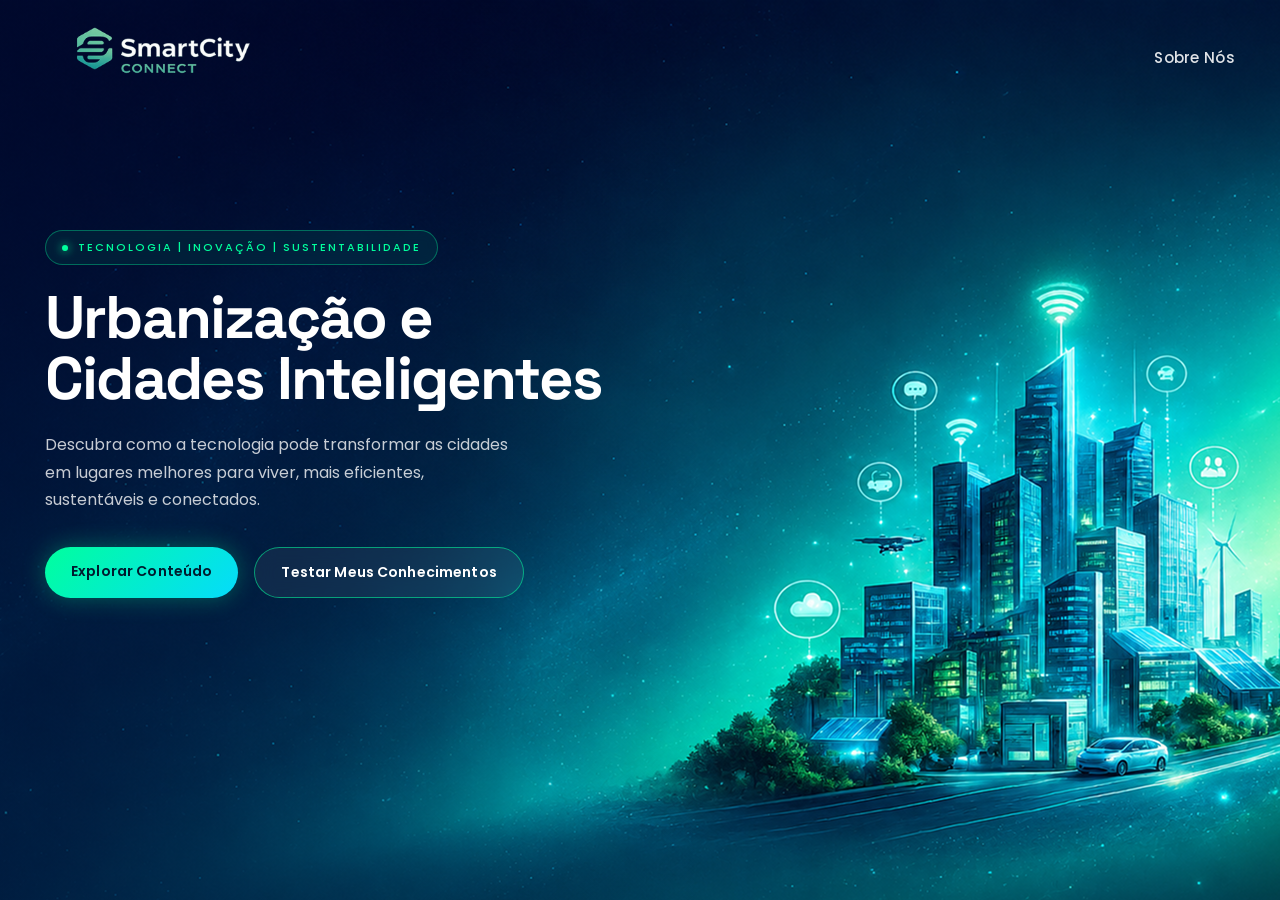
<file: index.html>
<!DOCTYPE html>
<html lang="pt-br">

<head>
  <meta charset="UTF-8">
  <meta name="viewport" content="width=device-width, initial-scale=1.0">
  <link rel="preconnect" href="https://fonts.googleapis.com">
  <link rel="preconnect" href="https://fonts.gstatic.com" crossorigin>
  <link href="https://fonts.googleapis.com/css2?family=Poppins:wght@400;500;600;700&family=Space+Grotesk:wght@500;700&display=swap" rel="stylesheet">
  <link rel="shortcut icon" href="imgs/icone.png" type="image/x-icon">
  <link rel="stylesheet" href="style.css">
  <link rel="stylesheet" href="styles/nav.css">
  <title>SmartCity Connect</title>
</head>

<body>
  <header>
    <img src="imgs/logo 1.png" alt="Logo">

    <nav>
      <a href="pages/cidades.html#sobre-nos">Sobre Nós</a>
    </nav>
  </header>

  <div class="Hero">
    <p>TECNOLOGIA | INOVAÇÃO | SUSTENTABILIDADE</p>
    <h1>Urbanização e
      Cidades Inteligentes</h1>

    <p>Descubra como a tecnologia pode transformar as cidades em lugares melhores para viver, mais eficientes,
      sustentáveis e conectados.</p>
  </div>

  <div class="Navegação">
    <a href="pages/urbanizacao.html">Explorar Conteúdo</a>
    <a href="pages/quiz.html">Testar Meus Conhecimentos</a>
  </div>
</body>

</html>
</file>
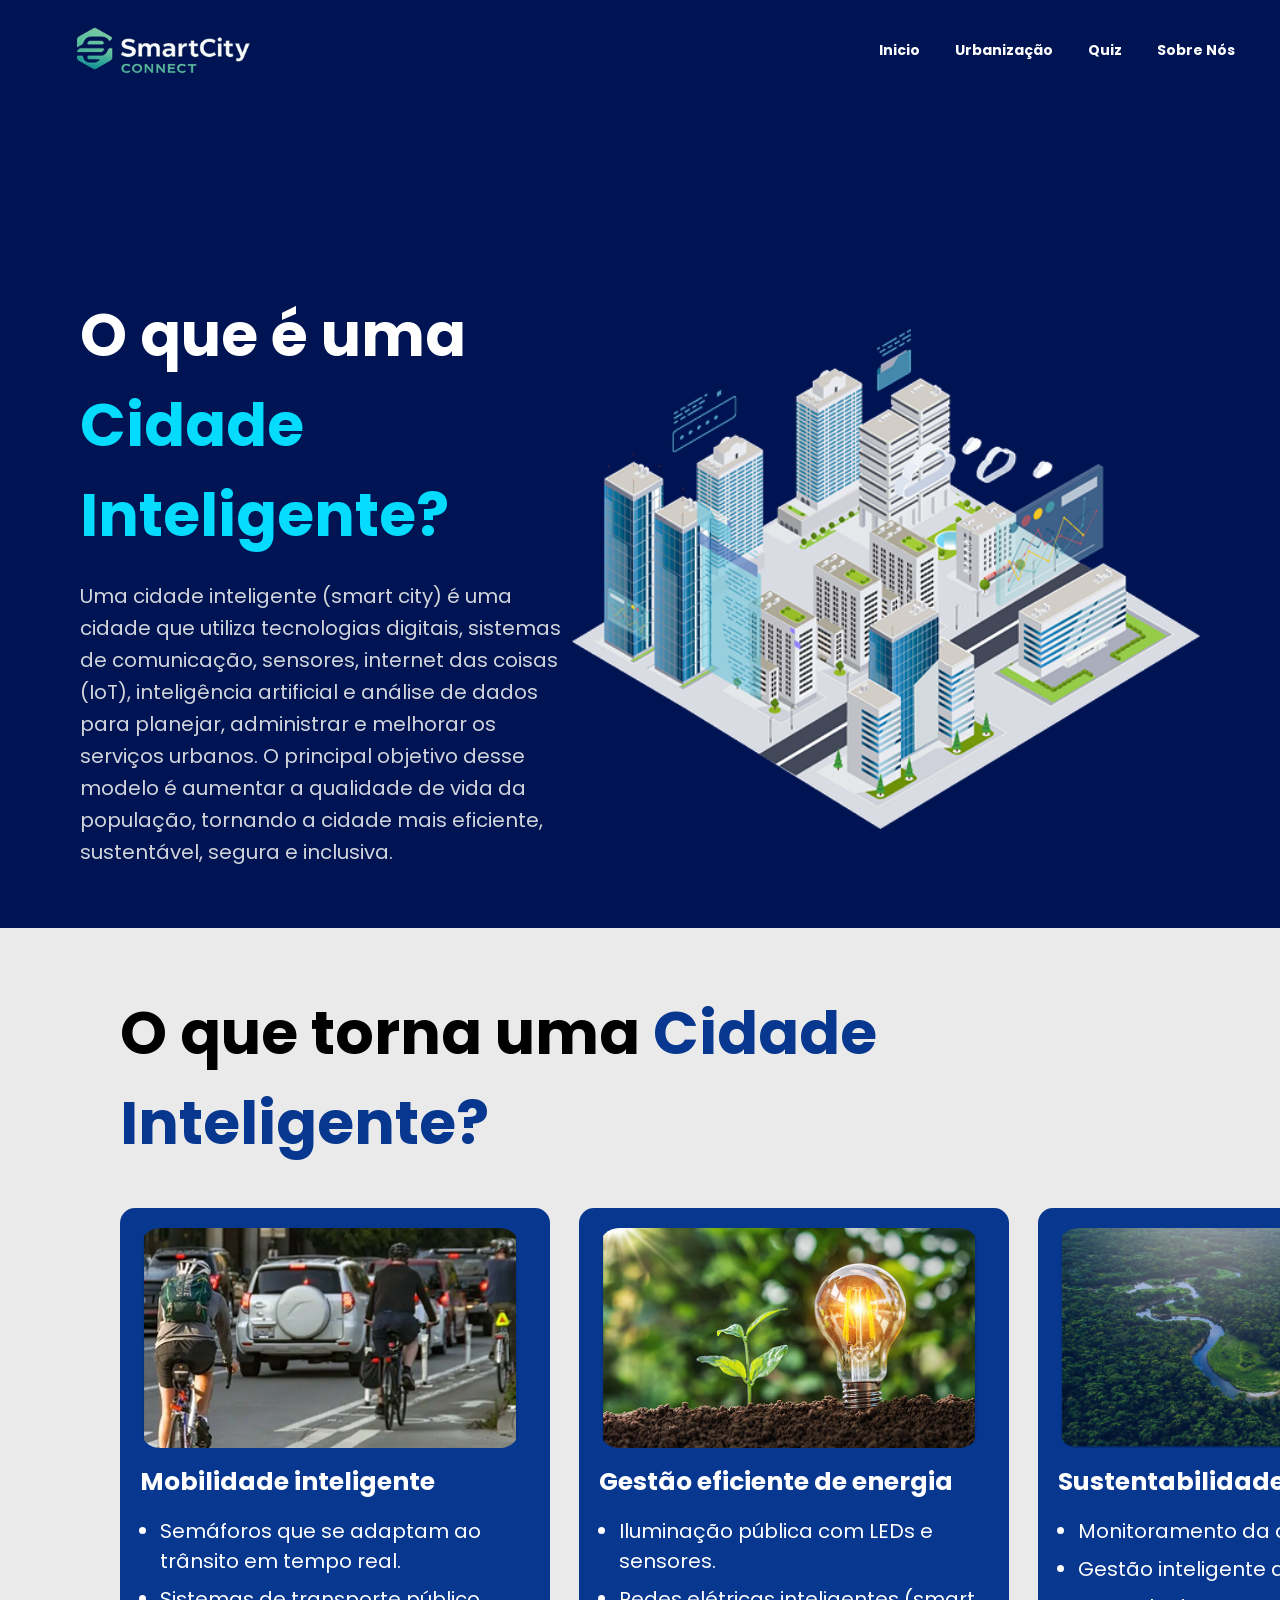
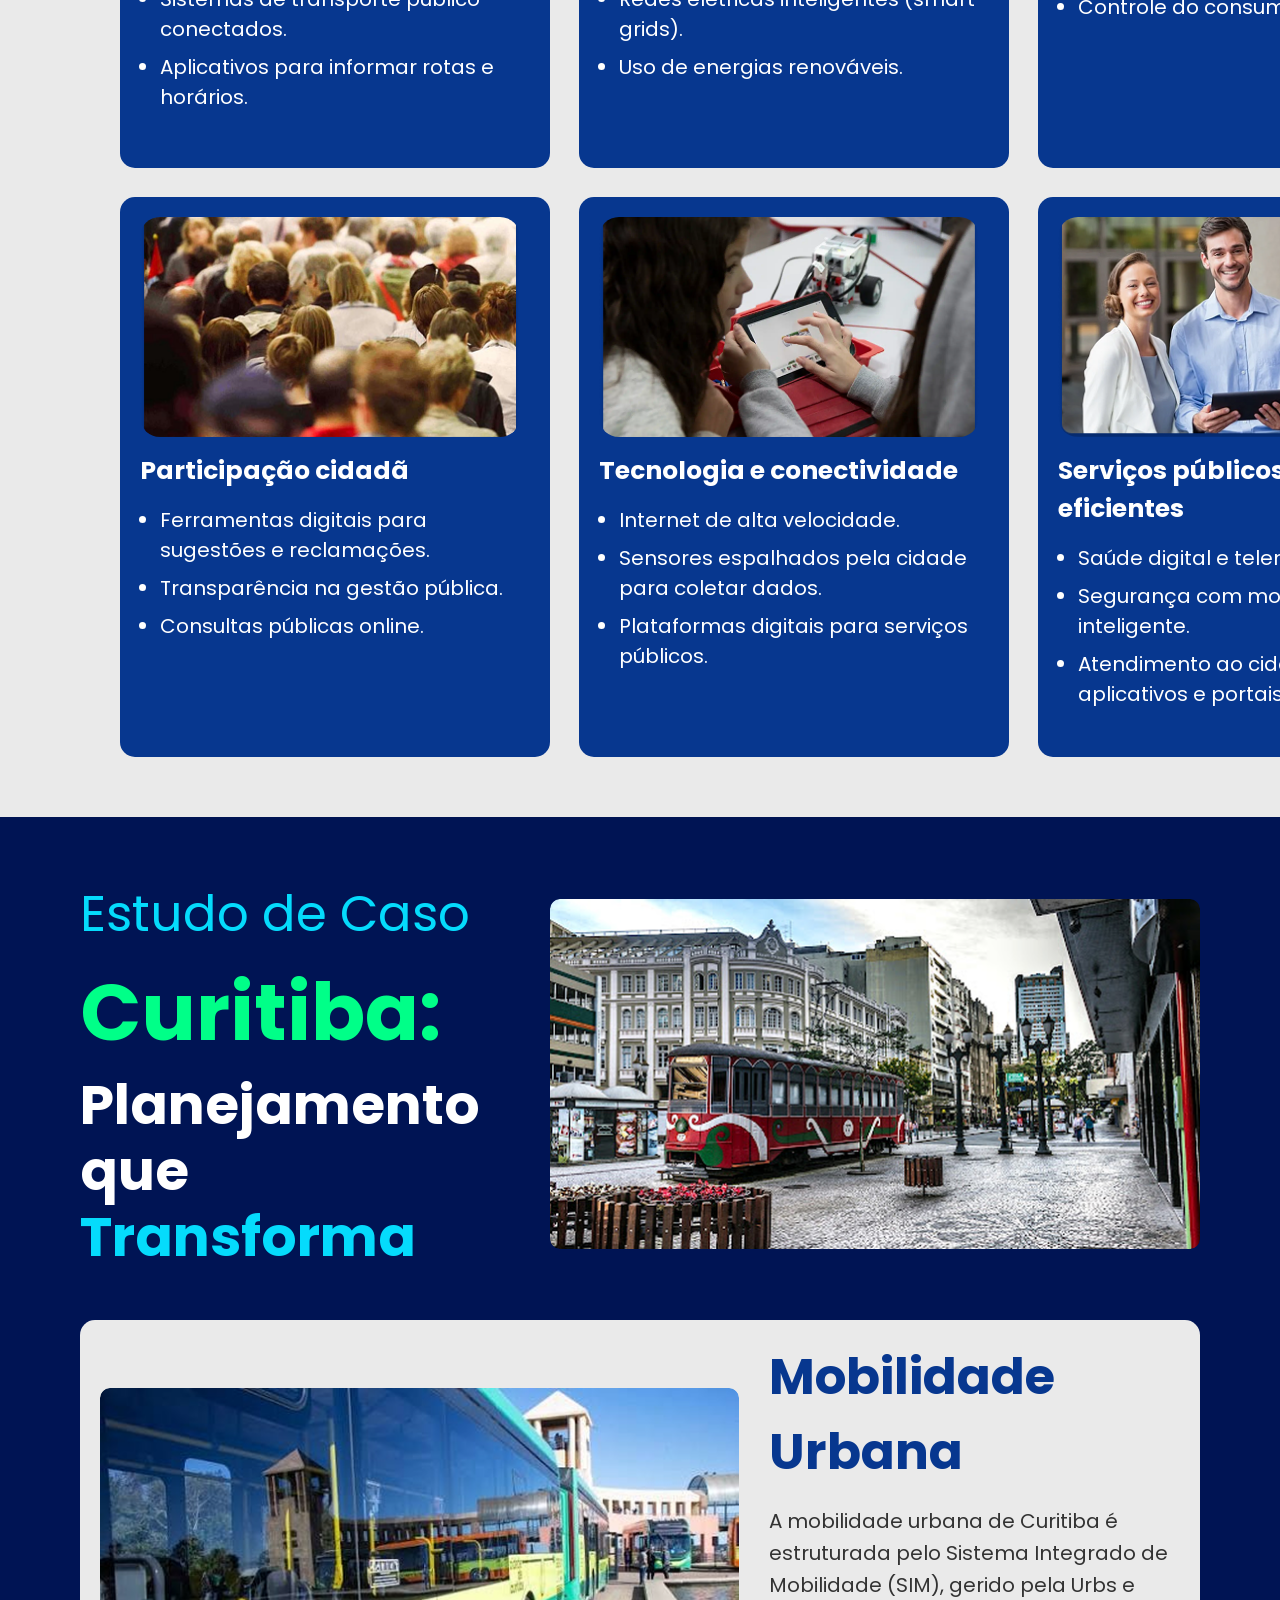
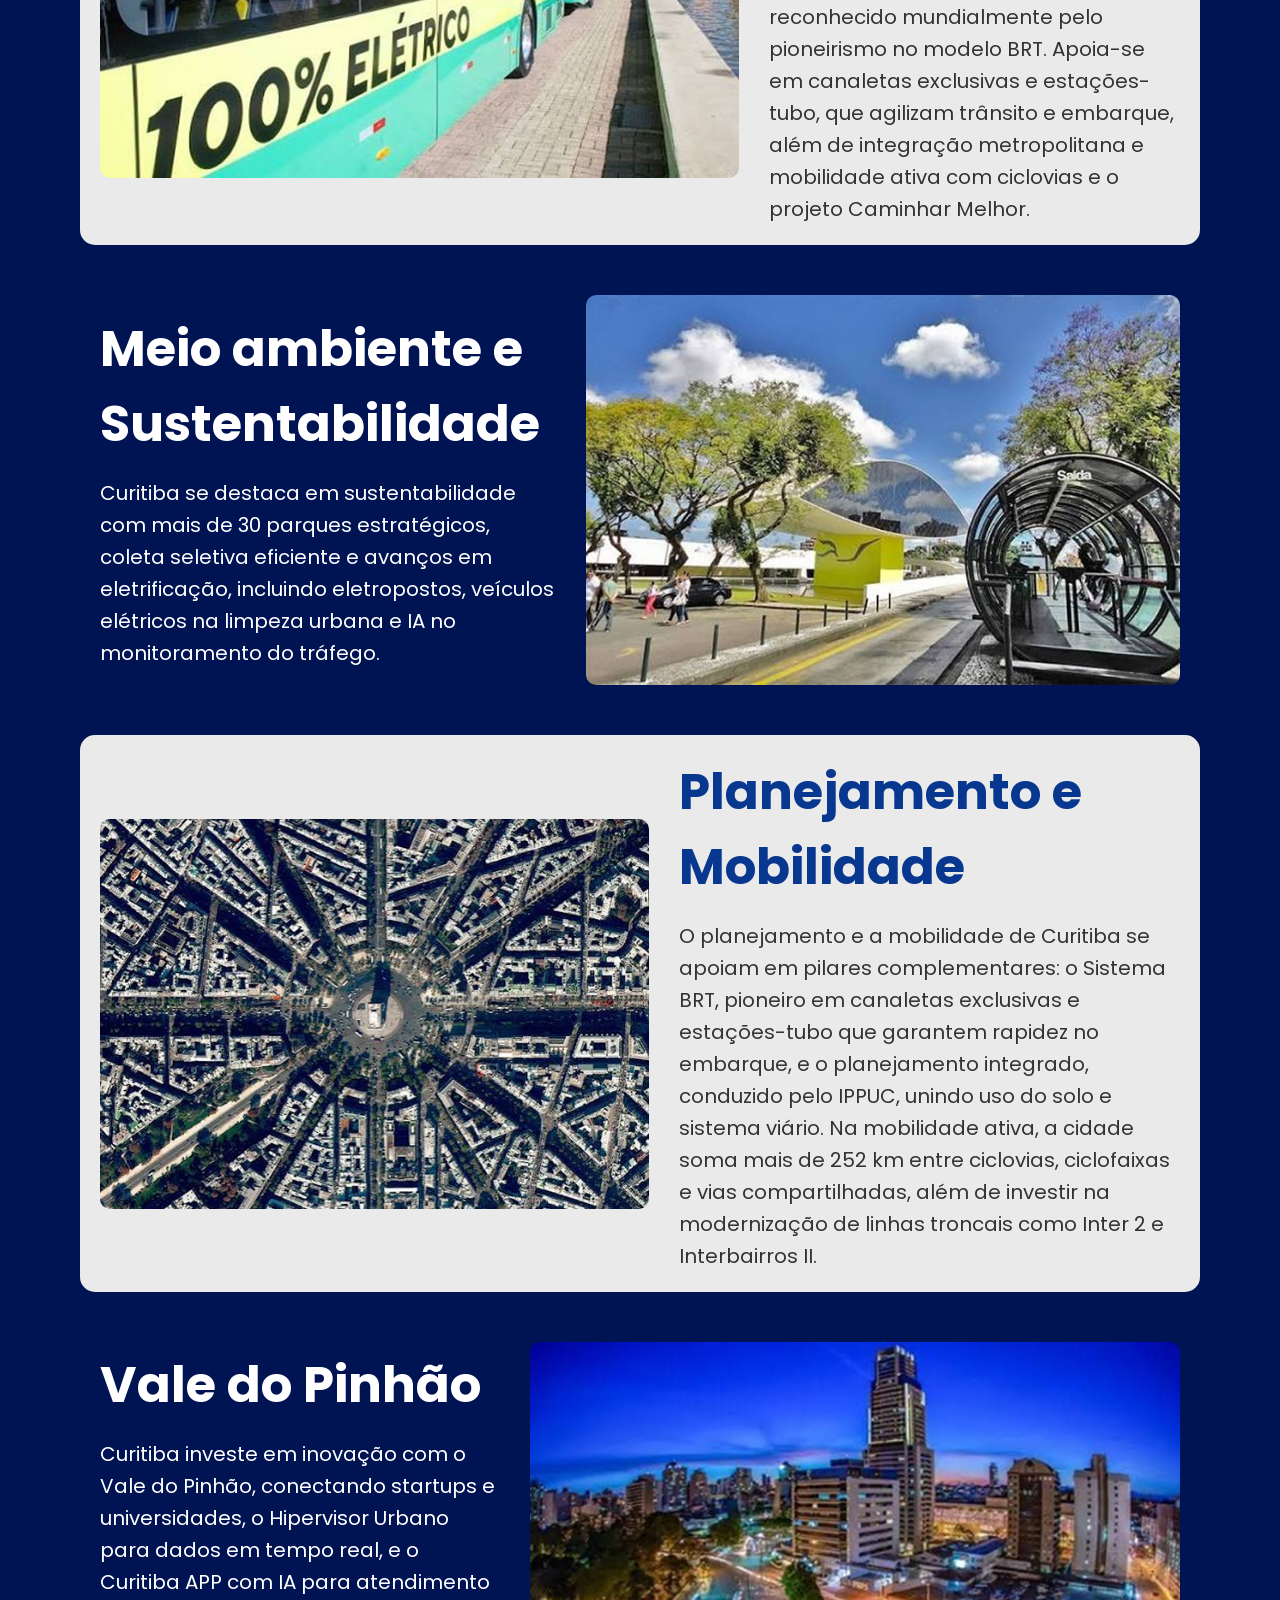
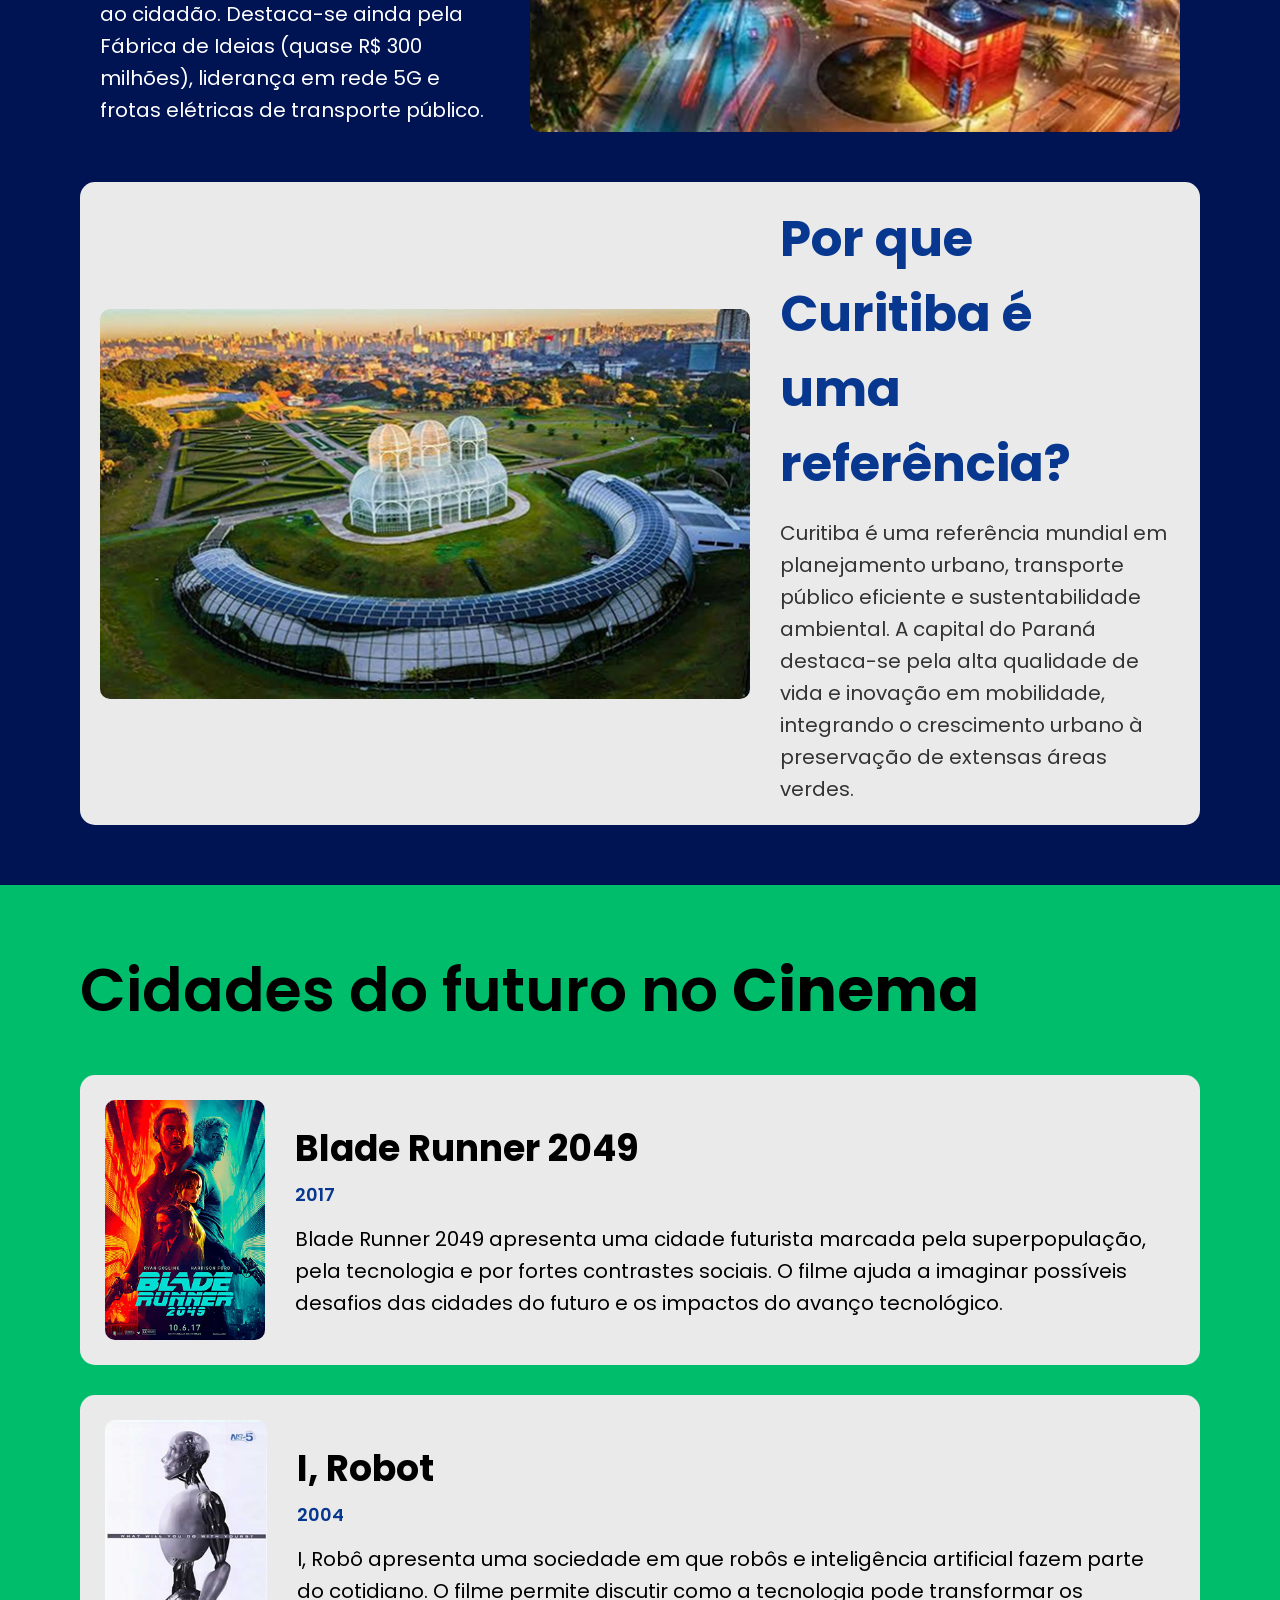
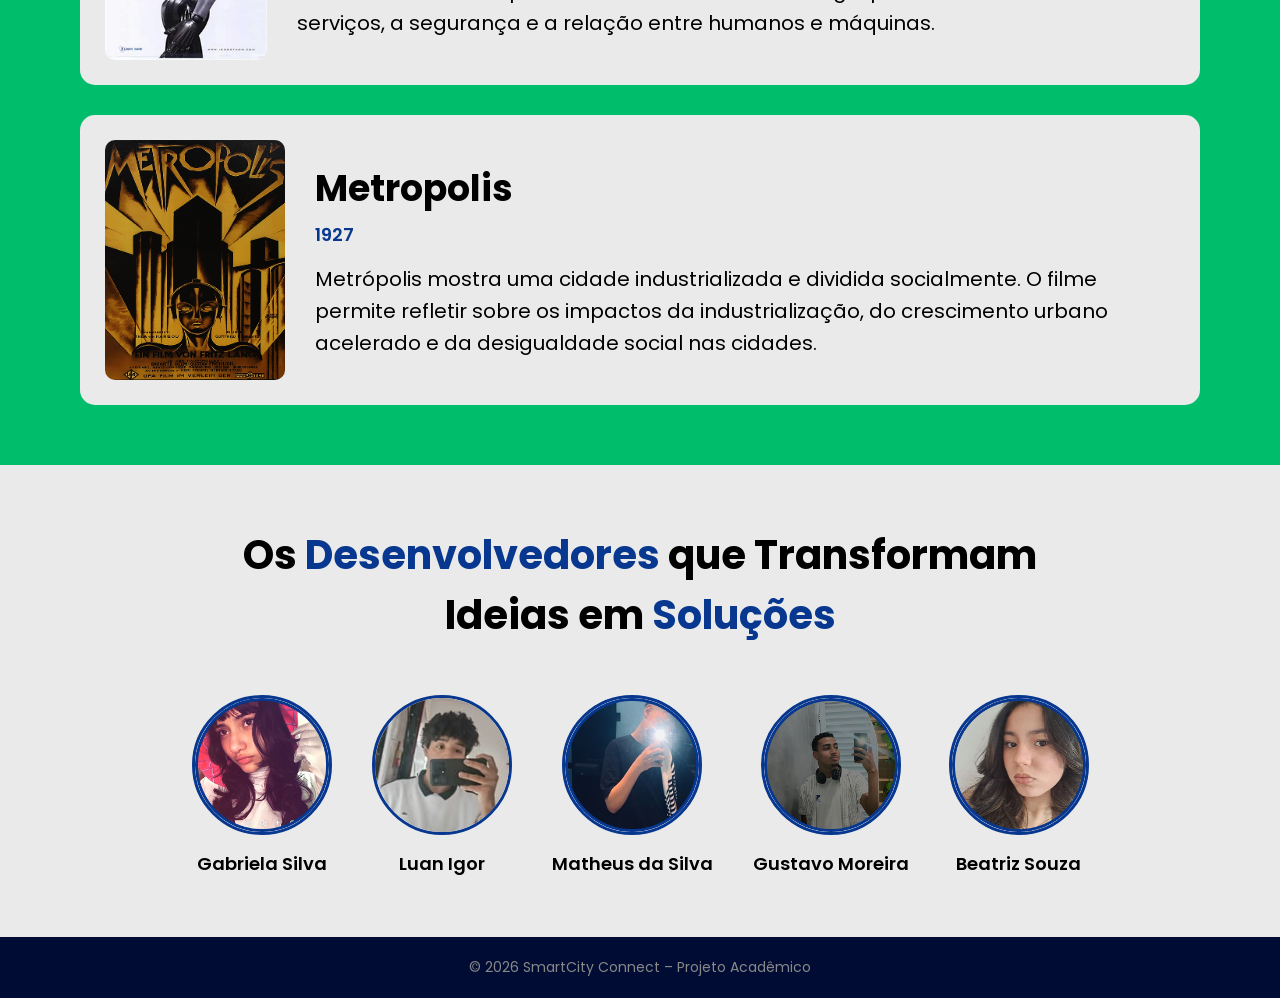
<file: cidades.html>
<!DOCTYPE html>
<html lang="pt-BR">

<head>
    <meta charset="UTF-8">
    <meta name="viewport" content="width=device-width, initial-scale=1.0">
    <link href="https://fonts.googleapis.com/css2?family=Poppins:wght@300;400;500;600;700&display=swap" rel="stylesheet">
    <link rel="shortcut icon" href="imgs/icone.png" type="image/x-icon">
    <link rel="stylesheet" href="nav.css">
    <link rel="stylesheet" href="cidades.css">
    <title>Cidades Inteligentes</title>
</head>

<body>
    <header>
        <img src="imgs/logo 1.png" alt="Logo">
    
        <nav>
          <a href="index.html">Inicio</a>
          <a href="urbanizacao.html">Urbanização</a>
          <a href="quiz.html">Quiz</a>
          <a href="#sobre-nos">Sobre Nós</a>
        </nav>
      </header>

    <section class="cidadeEsperta">
        <div class="infoCidadeInteligente">
            <h1>O que é uma <span class="ciano">Cidade Inteligente?</span></h1>
            <p>Uma cidade inteligente (smart city) é uma cidade que utiliza tecnologias digitais, sistemas de
                comunicação, sensores, internet das coisas (IoT), inteligência artificial e análise de dados para
                planejar, administrar e melhorar os serviços urbanos. O principal objetivo desse modelo é aumentar a
                qualidade de vida da população, tornando a cidade mais eficiente, sustentável, segura e inclusiva.</p>
        </div>
        <img src="imgs/cidadeSmart.png" alt="Ilustração Cidade Inteligente" class="imgCidadeSmart">
    </section>

    <section class="tornaInteligente">
        <h2>O que torna uma <span>Cidade Inteligente?</span></h2>

        <div class="cards">
            <div class="card">
                <img src="imgs/mobilidade.png" alt="Mobilidade">
                <h3>Mobilidade inteligente</h3>
                <ul>
                    <li>Semáforos que se adaptam ao trânsito em tempo real.</li>
                    <li>Sistemas de transporte público conectados.</li>
                    <li>Aplicativos para informar rotas e horários.</li>
                </ul>
            </div>

            <div class="card">
                <img src="imgs/energia.png" alt="Energia">
                <h3>Gestão eficiente de energia</h3>
                <ul>
                    <li>Iluminação pública com LEDs e sensores.</li>
                    <li>Redes elétricas inteligentes (smart grids).</li>
                    <li>Uso de energias renováveis.</li>
                </ul>
            </div>

            <div class="card">
                <img src="imgs/sustentabilide.png" alt="Sustentabilidade">
                <h3>Sustentabilidade ambiental</h3>
                <ul>
                    <li>Monitoramento da qualidade do ar.</li>
                    <li>Gestão inteligente de resíduos.</li>
                    <li>Controle do consumo de água.</li>
                </ul>
            </div>

            <div class="card">
                <img src="imgs/cidadao.png" alt="Participação">
                <h3>Participação cidadã</h3>
                <ul>
                    <li>Ferramentas digitais para sugestões e reclamações.</li>
                    <li>Transparência na gestão pública.</li>
                    <li>Consultas públicas online.</li>
                </ul>
            </div>

            <div class="card">
                <img src="imgs/tecnologia.png" alt="Tecnologia">
                <h3>Tecnologia e conectividade</h3>
                <ul>
                    <li>Internet de alta velocidade.</li>
                    <li>Sensores espalhados pela cidade para coletar dados.</li>
                    <li>Plataformas digitais para serviços públicos.</li>
                </ul>
            </div>

            <div class="card">
                <img src="imgs/servico.png" alt="Serviços">
                <h3>Serviços públicos mais eficientes</h3>
                <ul>
                    <li>Saúde digital e telemedicina.</li>
                    <li>Segurança com monitoramento inteligente.</li>
                    <li>Atendimento ao cidadão por aplicativos e portais online.</li>
                </ul>
            </div>
        </div>
    </section>

    <section class="caso">
        <div class="headerCaso">
            <div class="textoCaso">
                <h2>Estudo de Caso</h2>
                <h1 id="coritiba">Curitiba:</h1>
                <p>Planejamento que <br><span class="ciano">Transforma</span></p>
            </div>
            <img src="imgs/coritiba2.png" alt="Bonde Curitiba" class="imgHeaderCaso">
        </div>

        <div class="cardsCaso">
            <div class="cardCaso">
                <img src="imgs/curotiba 1.png" alt="Ônibus Elétrico">
                <div class="conteudoCaso">
                    <h3>Mobilidade Urbana</h3>
                    <p>A mobilidade urbana de Curitiba é estruturada pelo Sistema Integrado de Mobilidade (SIM), gerido pela Urbs e reconhecido mundialmente pelo pioneirismo no modelo BRT. Apoia-se em canaletas exclusivas e estações-tubo, que agilizam trânsito e embarque, além de integração metropolitana e mobilidade ativa com ciclovias e o projeto Caminhar Melhor.</p>
                </div>
            </div>

            <div class="cardCaso inverte">
                <div class="conteudoCaso">
                    <h3>Meio ambiente e <br>Sustentabilidade</h3>
                    <p>Curitiba se destaca em sustentabilidade com mais de 30 parques estratégicos, coleta seletiva eficiente e avanços em eletrificação, incluindo eletropostos, veículos elétricos na limpeza urbana e IA no monitoramento do tráfego.</p>
                </div>
                <img src="imgs/meio 1.png" alt="Estação Tubo Verde">
            </div>

            <div class="cardCaso">
                <img src="imgs/pilarex 1.png" alt="Vista aérea Curitiba">
                <div class="conteudoCaso">
                    <h3>Planejamento e <br>Mobilidade</h3>
                    <p>O planejamento e a mobilidade de Curitiba se apoiam em pilares complementares: o Sistema BRT, pioneiro em canaletas exclusivas e estações-tubo que garantem rapidez no embarque, e o planejamento integrado, conduzido pelo IPPUC, unindo uso do solo e sistema viário. Na mobilidade ativa, a cidade soma mais de 252 km entre ciclovias, ciclofaixas e vias compartilhadas, além de investir na modernização de linhas troncais como Inter 2 e Interbairros II.</p>
                </div>
            </div>

            <div class="cardCaso inverte">
                <div class="conteudoCaso">
                    <h3>Vale do Pinhão</h3>
                    <p>Curitiba investe em inovação com o Vale do Pinhão, conectando startups e universidades, o Hipervisor Urbano para dados em tempo real, e o Curitiba APP com IA para atendimento ao cidadão. Destaca-se ainda pela Fábrica de Ideias (quase R$ 300 milhões), liderança em rede 5G e frotas elétricas de transporte público.</p>
                </div>
                <img src="imgs/vava.png" alt="Vale do Pinhão à noite">
            </div>

            <div class="cardCaso">
                <img src="imgs/titi 1.png" alt="Jardim Botânico">
                <div class="conteudoCaso">
                    <h3>Por que Curitiba é <br>uma referência?</h3>
                    <p>Curitiba é uma referência mundial em planejamento urbano, transporte público eficiente e sustentabilidade ambiental. A capital do Paraná destaca-se pela alta qualidade de vida e inovação em mobilidade, integrando o crescimento urbano à preservação de extensas áreas verdes.</p>
                </div>
            </div>
        </div>
    </section>

    <section class="cinema">
        <h2>Cidades do futuro no <span>Cinema</span></h2>

        <div class="cardsCinema">
            <div class="cardCinema">
                <img src="imgs/blade.png" alt="Blade Runner 2049">
                <div class="infoCinema">
                    <h3>Blade Runner 2049</h3>
                    <span class="ano">2017</span>
                    <p>Blade Runner 2049 apresenta uma cidade futurista marcada pela superpopulação, pela tecnologia e por fortes contrastes sociais. O filme ajuda a imaginar possíveis desafios das cidades do futuro e os impactos do avanço tecnológico.</p>
                </div>
            </div>

            <div class="cardCinema">
                <img src="imgs/robot.png" alt="I, Robot">
                <div class="infoCinema">
                    <h3>I, Robot</h3>
                    <span class="ano">2004</span>
                    <p>I, Robô apresenta uma sociedade em que robôs e inteligência artificial fazem parte do cotidiano. O filme permite discutir como a tecnologia pode transformar os serviços, a segurança e a relação entre humanos e máquinas.</p>
                </div>
            </div>

            <div class="cardCinema">
                <img src="imgs/metropolis.png" alt="Metropolis">
                <div class="infoCinema">
                    <h3>Metropolis</h3>
                    <span class="ano">1927</span>
                    <p>Metrópolis mostra uma cidade industrializada e dividida socialmente. O filme permite refletir sobre os impactos da industrialização, do crescimento urbano acelerado e da desigualdade social nas cidades.</p>
                </div>
            </div>
        </div>
    </section>

    <section class="desenvolvedores" id="sobre-nos">
        <h2>Os <span>Desenvolvedores</span> que Transformam <br>Ideias em <span>Soluções</span></h2>

        <div class="gridDevs">
            <div class="dev">
                <img src="imgs/gaga.png" alt="Gabriela Silva">
                <p>Gabriela Silva</p>
            </div>
            <div class="dev">
                <img src="imgs/euu.jpg" alt="Luan Igor">
                <p>Luan Igor</p>
            </div>
            <div class="dev">
                <img src="imgs/mama.png" alt="Matheus da Silva">
                <p>Matheus da Silva</p>
            </div>
            <div class="dev">
                <img src="imgs/gugu.png" alt="Gustavo Moreira">
                <p>Gustavo Moreira</p>
            </div>
            <div class="dev">
                <img src="imgs/bibi.png" alt="Beatriz Souza">
                <p>Beatriz Souza</p>
            </div>
        </div>
    </section>

    <footer>
        <p>&copy; 2026 SmartCity Connect – Projeto Acadêmico</p>
    </footer>
</body>

</html>
</file>
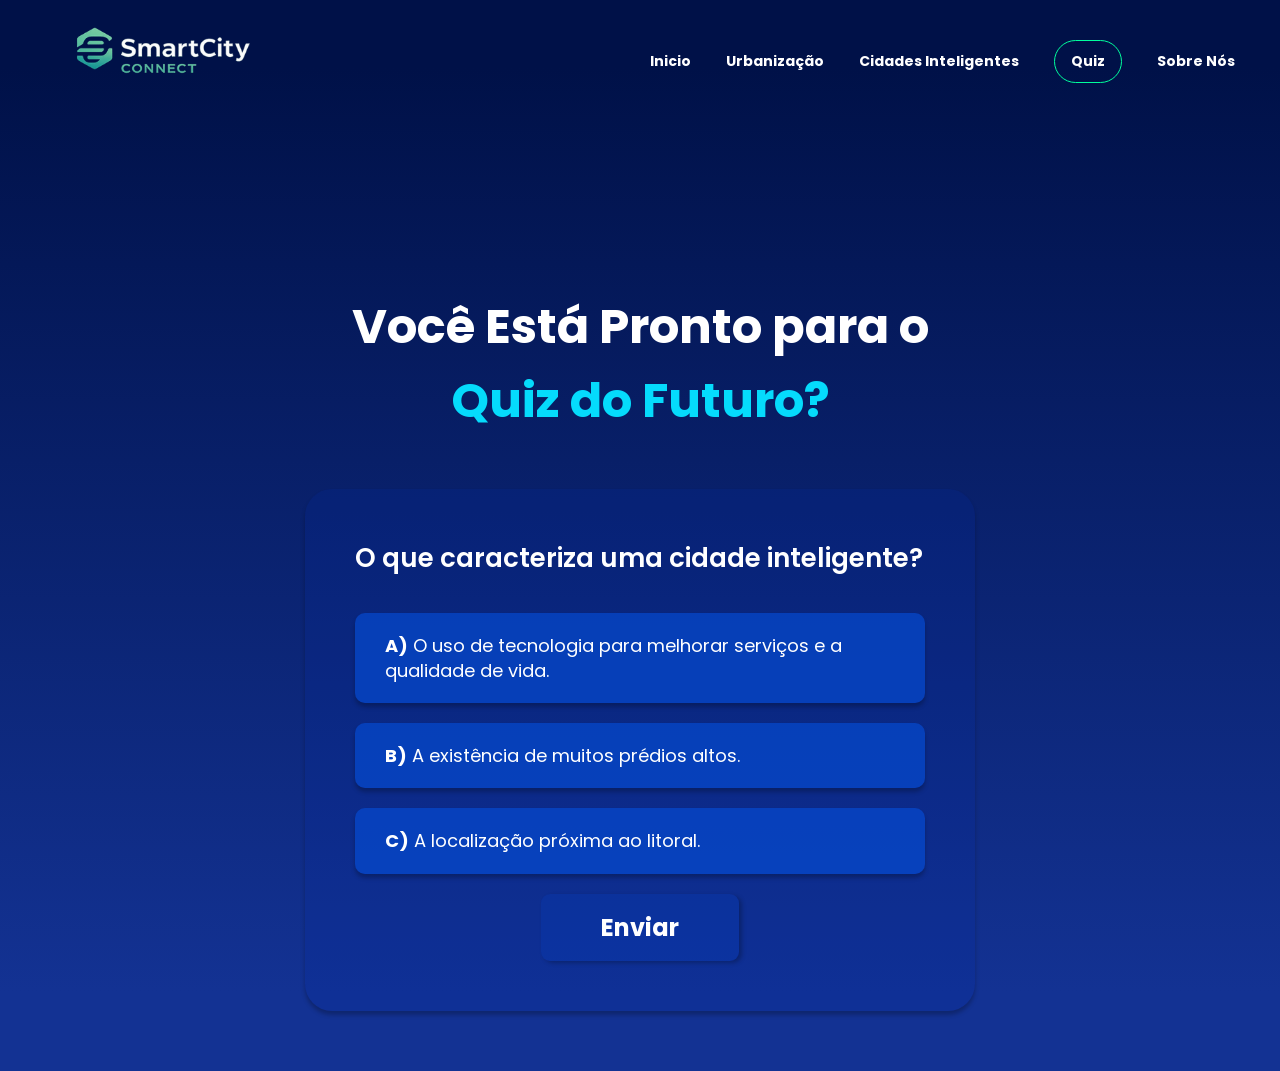
<file: quiz.html>
<!DOCTYPE html>
<html lang="pt-BR">

<head>
  <meta charset="UTF-8">
  <meta name="viewport" content="width=device-width, initial-scale=1.0">
  <title>SmartCity Connect Quiz</title>
  <link rel="preconnect" href="https://fonts.googleapis.com">
  <link rel="preconnect" href="https://fonts.gstatic.com" crossorigin>
  <link
    href="https://fonts.googleapis.com/css2?family=Poppins:ital,wght@0,100;0,200;0,300;0,400;0,500;0,600;0,700;0,800;0,900;1,100;1,200;1,300;1,400;1,500;1,600;1,700;1,800;1,900&display=swap"
    rel="stylesheet">
    <link rel="shortcut icon" href="imgs/icone.png" type="image/x-icon">
  <link rel="stylesheet" href="quiz.css">
  <link rel="stylesheet" href="nav.css">
</head>

<body>
  <header>
    <img src="imgs/logo 1.png" alt="Logo">

    <nav>
      <a href="index.html">Inicio</a>
      <a href="">Urbanização</a>
      <a href="cidades.html">Cidades Inteligentes</a>
      <a href="" class="destaque">Quiz</a>
      <a href="cidades.html#sobre-nos">Sobre Nós</a>
    </nav>
  </header>

  <div class="page">
    <div class="conteudocentral">
      <h1 class="titulo">
        <strong class="l">Você Está Pronto para o</strong>
        <strong class="ld">Quiz do Futuro?</strong>
      </h1>

      <div class="quiz-card">
        <h2>O que caracteriza uma cidade inteligente?</h2>

        <label class="option">
          <strong>A)</strong> O uso de tecnologia para melhorar serviços e a qualidade de vida.
        </label>

        <label class="option">
          <strong>B)</strong> A existência de muitos prédios altos.
        </label>

        <label class="option">
          <strong>C)</strong> A localização próxima ao litoral.
        </label>

        <a href="outrapagina.html">
          <button class="enviar">Enviar</button>
        </a>

      </div>
    </div>

  </div>
  </div>

</body>

</html>
</file>
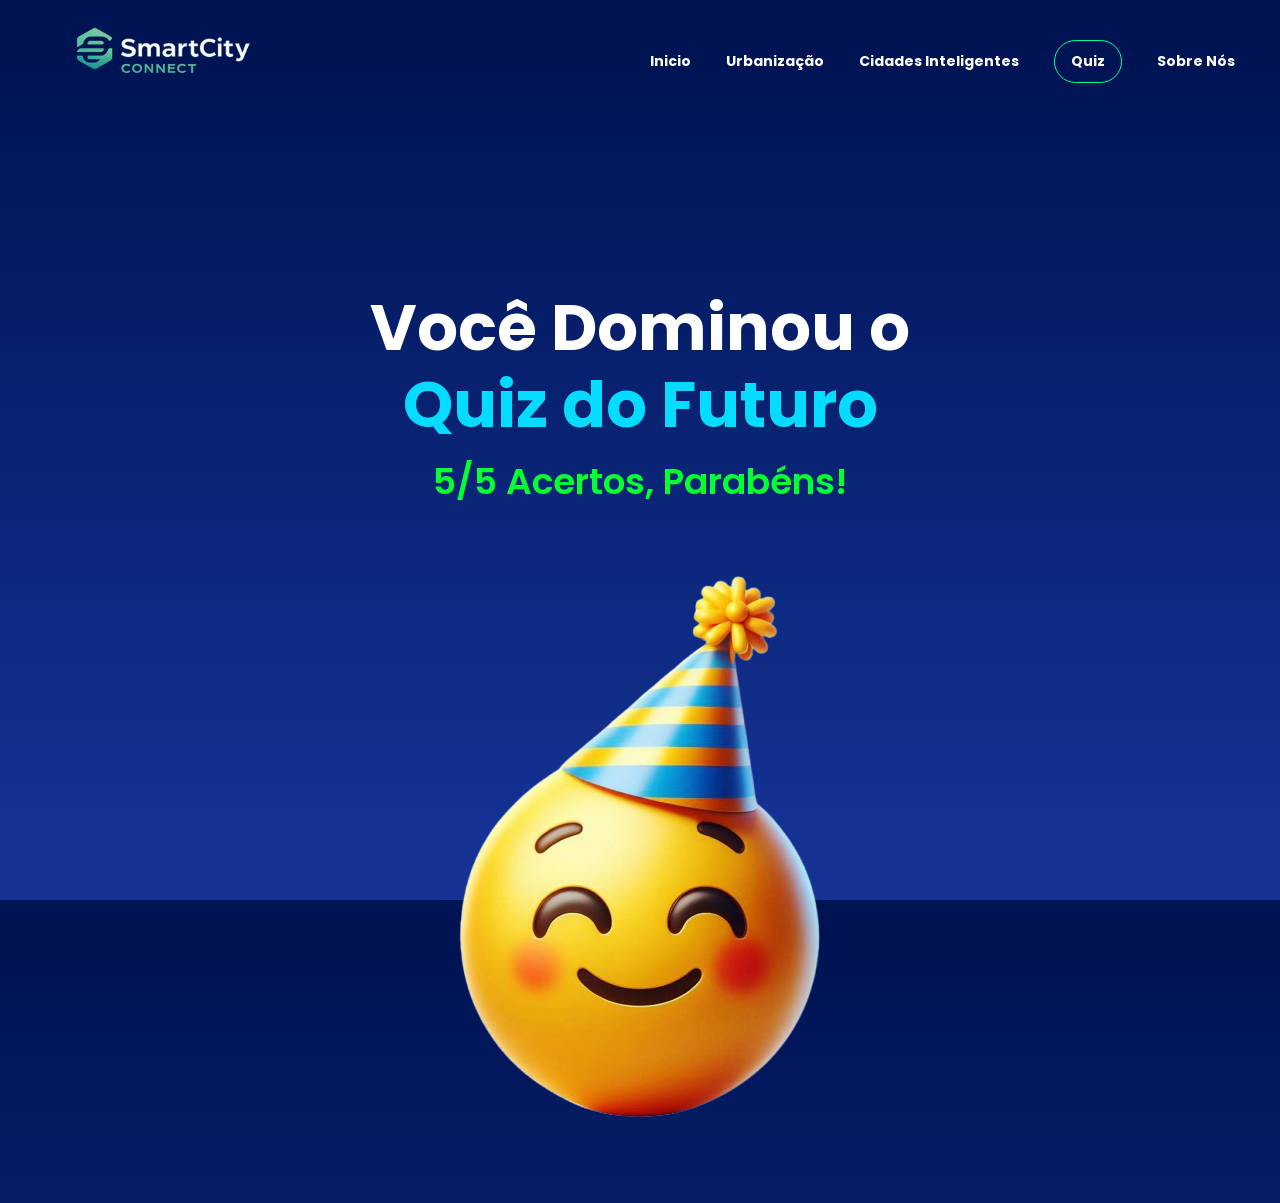
<file: resultado.html>
<!DOCTYPE html>
<html lang="pt-BR">

<head>
  <meta charset="UTF-8">
  <meta name="viewport" content="width=device-width, initial-scale=1.0">
  <title>SmartCity Connect - Resultado do Quiz</title>
  <link rel="preconnect" href="https://fonts.googleapis.com">
  <link rel="preconnect" href="https://fonts.gstatic.com" crossorigin>
  <link
    href="https://fonts.googleapis.com/css2?family=Poppins:ital,wght@0,100;0,200;0,300;0,400;0,500;0,600;0,700;0,800;0,900;1,100;1,200;1,300;1,400;1,500;1,600;1,700;1,800;1,900&display=swap"
    rel="stylesheet">
    <link rel="shortcut icon" href="imgs/icone.png" type="image/x-icon">
  <link rel="stylesheet" href="resultado.css">
  <link rel="stylesheet" href="nav.css">
</head>

<body>

  <header>
    <img src="imgs/logo 1.png" alt="Logo">

    <nav>
      <a href="index.html">Inicio</a>
      <a href="">Urbanização</a>
      <a href="cidades.html">Cidades Inteligentes</a>
      <a href="quiz.html" class="destaque">Quiz</a>
      <a href="cidades.html#sobre-nos">Sobre Nós</a>
    </nav>
  </header>

  <div class="page">
    <div class="conteudocentral">
      <h1 class="titulo">
        <strong class="l">Você Dominou o</strong>
        <strong class="ld">Quiz do Futuro</strong>
      </h1>

      <p class="pontos">5/5 Acertos, Parabéns!</p>

      <img src="imgs/parabens.png" alt="emoji comemorando" class="imagem-img">
    </div>
  </div>
</body>

</html>
</file>
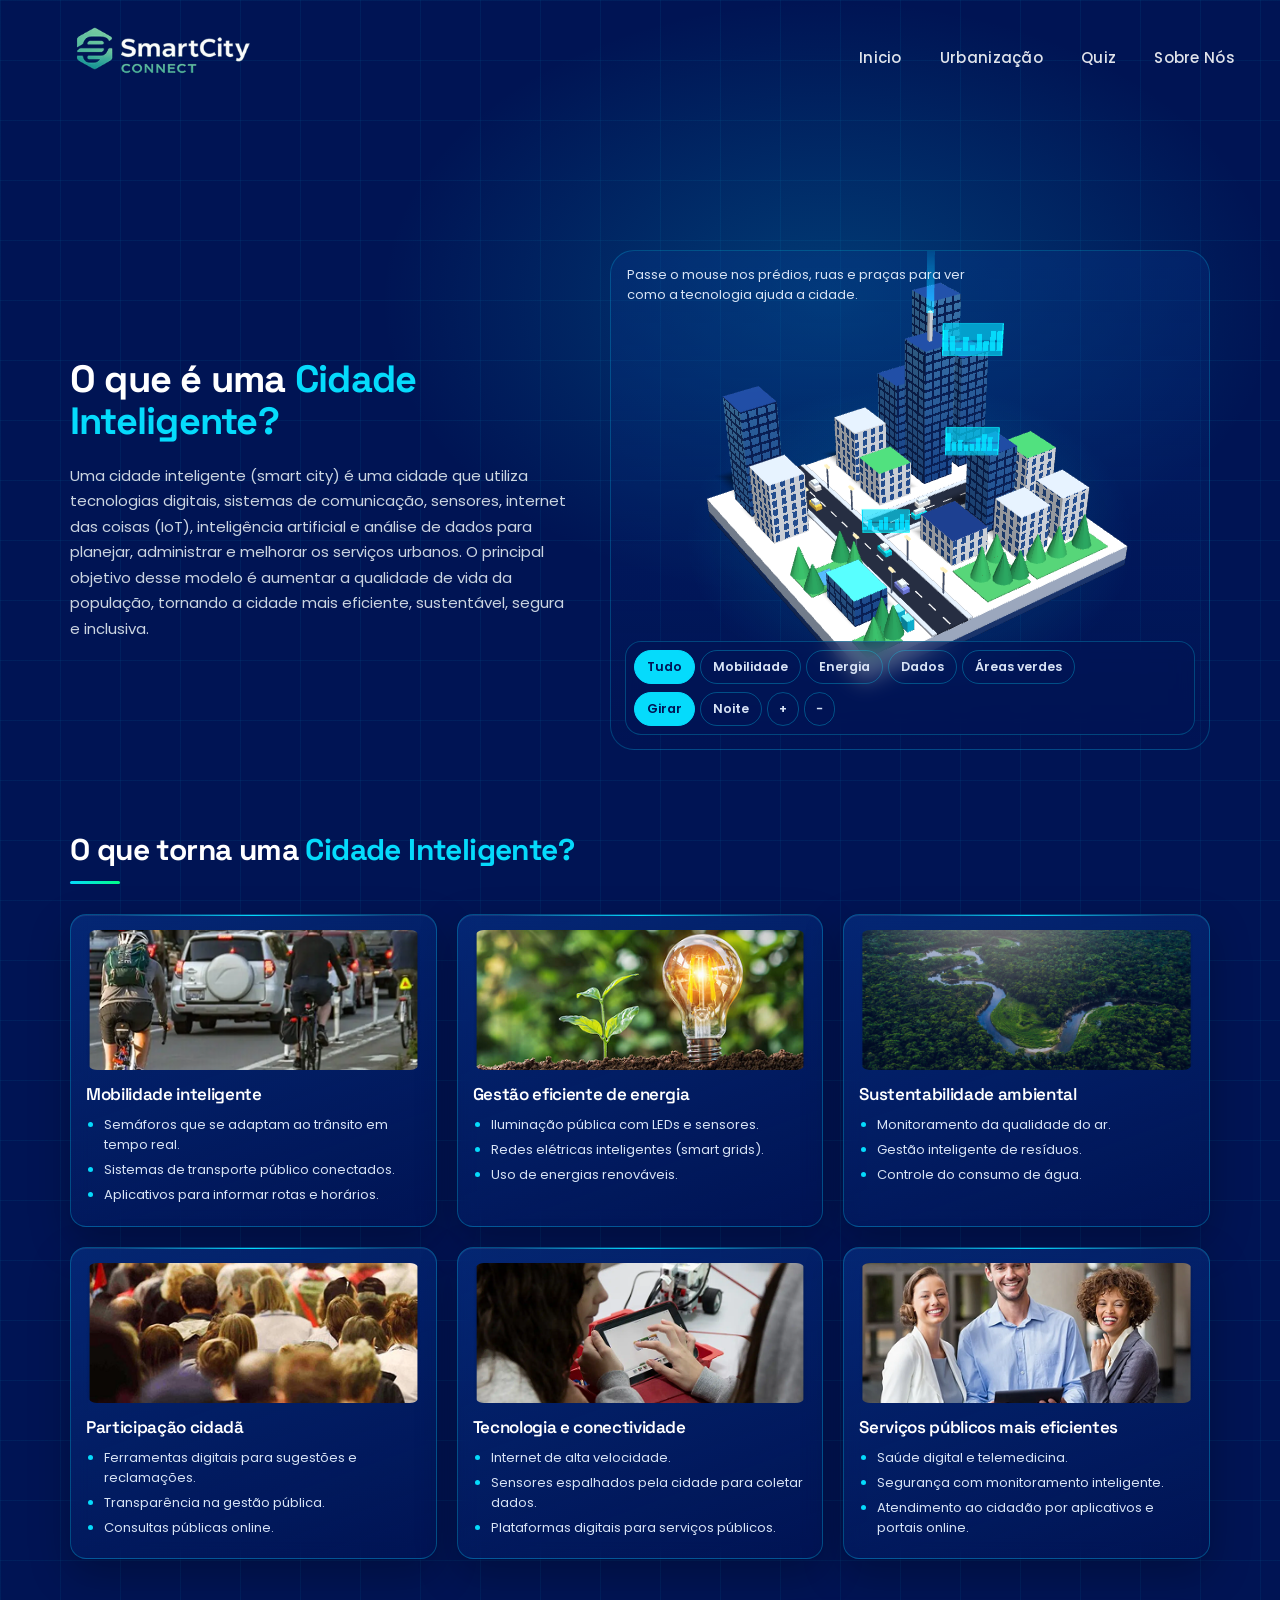
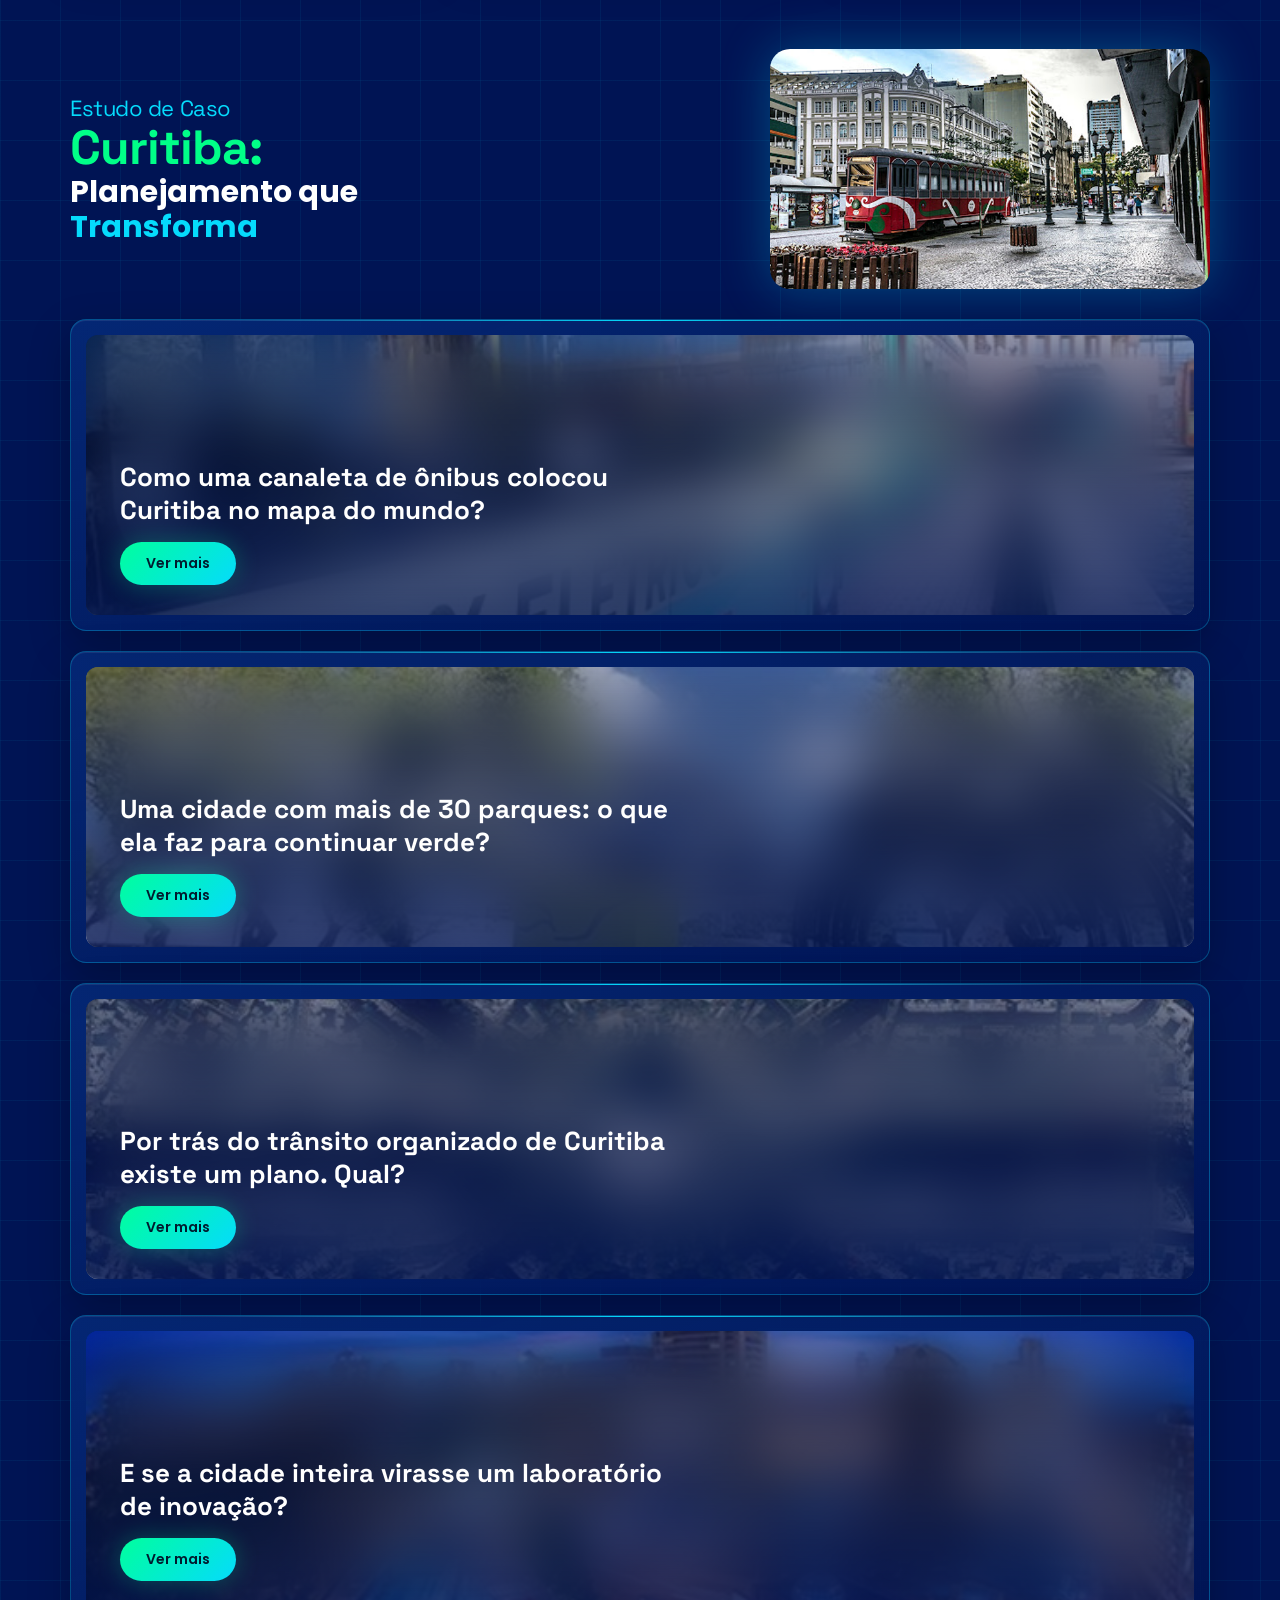
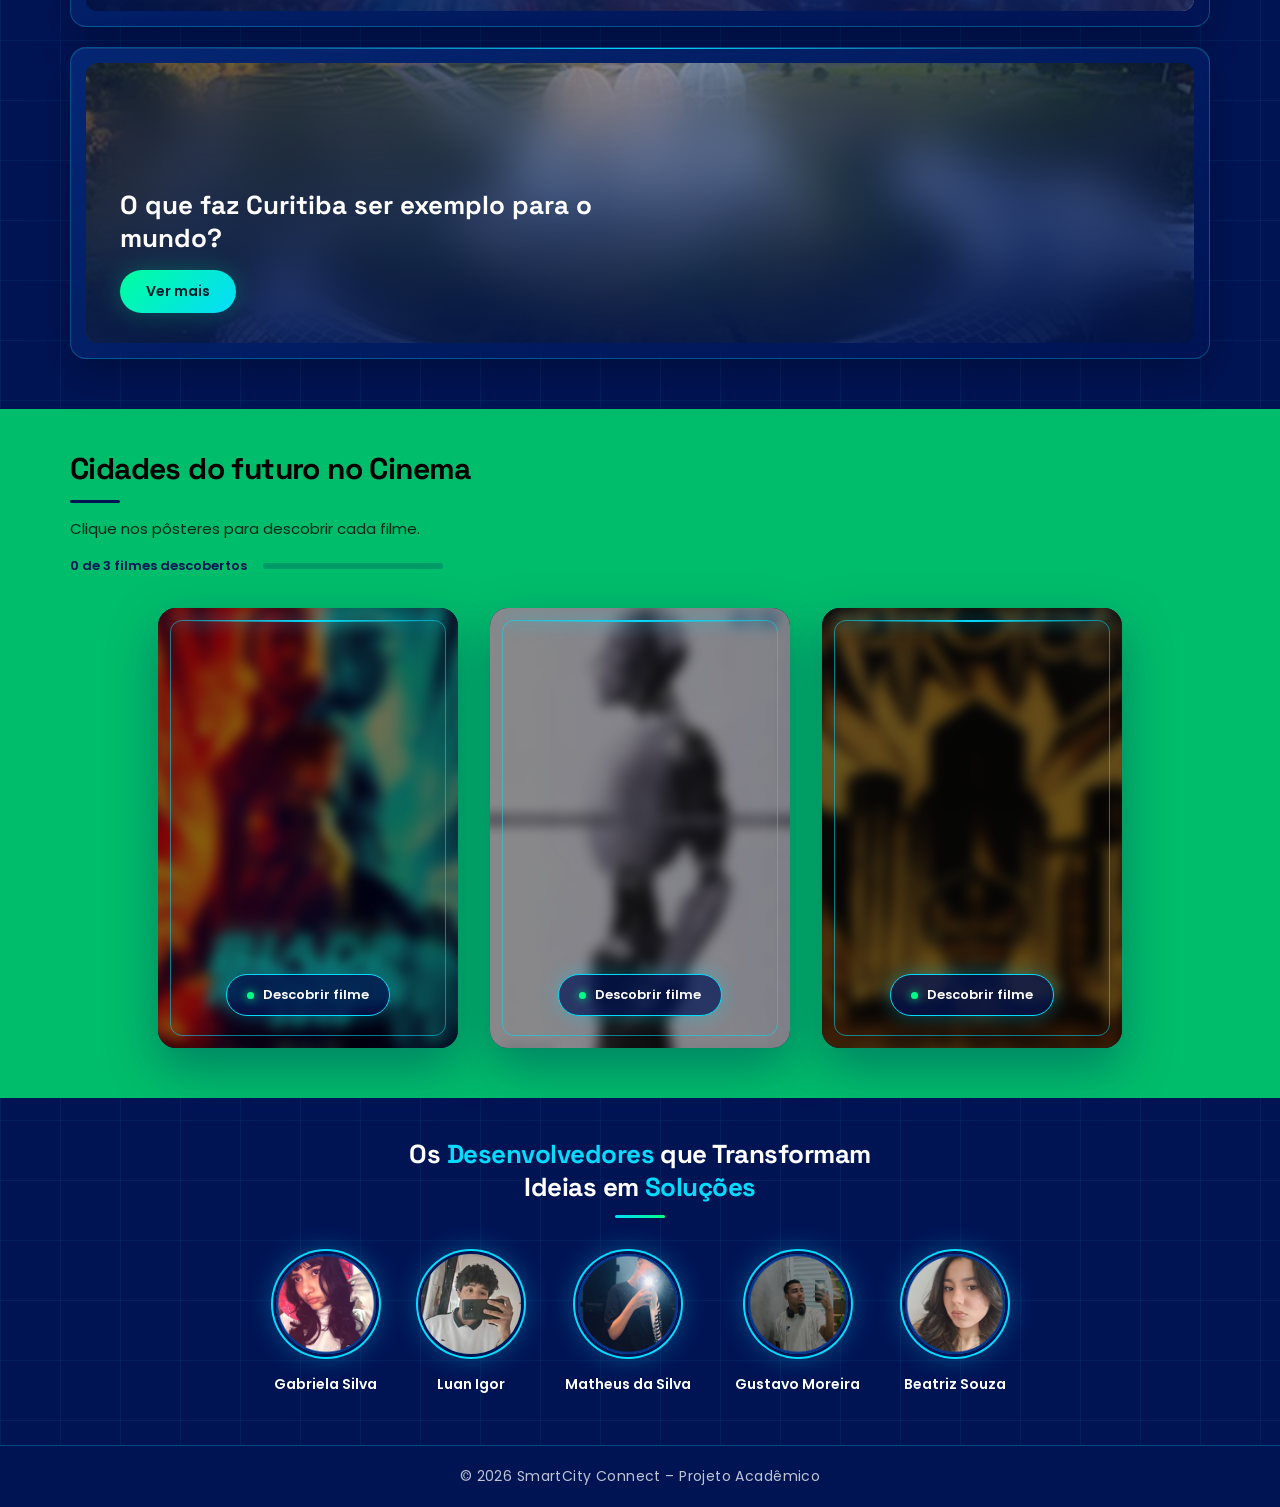
<file: pages/cidades.html>
<!DOCTYPE html>
<html lang="pt-BR">

<head>
    <meta charset="UTF-8">
    <meta name="viewport" content="width=device-width, initial-scale=1.0">
    <link href="https://fonts.googleapis.com/css2?family=Poppins:wght@300;400;500;600;700&family=Space+Grotesk:wght@500;700&display=swap"
        rel="stylesheet">
    <link rel="shortcut icon" href="../imgs/icone.png" type="image/x-icon">
    <link rel="stylesheet" href="../styles/nav.css">
    <link rel="stylesheet" href="../styles/cidades.css">
    <link rel="stylesheet" href="../styles/cidade3d.css">
    <link rel="stylesheet" href="../styles/casos.css">
    <link rel="stylesheet" href="../styles/transicao.css">
    <script src="../scripts/transicao.js"></script>
    <script src="../scripts/cinema.js" defer></script>
    <script src="../scripts/cidade3d.js" defer></script>
    <script src="../scripts/casos.js" defer></script>
    <title>Cidades Inteligentes</title>
</head>

<body>
    <header>
        <img src="../imgs/logo 1.png" alt="Logo">

        <nav>
            <a href="../index.html">Inicio</a>
            <a href="urbanizacao.html">Urbanização</a>
            <a href="quiz.html">Quiz</a>
            <a href="#sobre-nos">Sobre Nós</a>
        </nav>
    </header>

    <section class="cidadeEsperta">
        <div class="infoCidadeInteligente">
            <h1>O que é uma <span class="ciano">Cidade Inteligente?</span></h1>
            <p>Uma cidade inteligente (smart city) é uma cidade que utiliza tecnologias digitais, sistemas de
                comunicação, sensores, internet das coisas (IoT), inteligência artificial e análise de dados para
                planejar, administrar e melhorar os serviços urbanos. O principal objetivo desse modelo é aumentar a
                qualidade de vida da população, tornando a cidade mais eficiente, sustentável, segura e inclusiva.</p>
        </div>
        <div class="cidade3d" id="cidade3d">
            <canvas role="img" aria-label="Modelo 3D de uma cidade inteligente. Arraste para girar."></canvas>
            <img src="../imgs/cidadeSmart.png" alt="Ilustração Cidade Inteligente" class="cidade3dFallback">
            <p class="c3dTexto" aria-live="polite"></p>
            <div class="c3dTip" hidden><b></b><span></span></div>
            <div class="c3dBarra">
                <div class="c3dGrupo" role="group" aria-label="Camadas da cidade">
                    <button type="button" data-camada="todos" aria-pressed="true">Tudo</button>
                    <button type="button" data-camada="mobilidade" aria-pressed="false">Mobilidade</button>
                    <button type="button" data-camada="energia" aria-pressed="false">Energia</button>
                    <button type="button" data-camada="dados" aria-pressed="false">Dados</button>
                    <button type="button" data-camada="verde" aria-pressed="false">Áreas verdes</button>
                </div>
                <div class="c3dGrupo">
                    <button type="button" id="c3dGirar" aria-pressed="true">Girar</button>
                    <button type="button" id="c3dNoite" aria-pressed="false">Noite</button>
                    <button type="button" class="c3dZoom" id="c3dMais" aria-label="Aproximar">+</button>
                    <button type="button" class="c3dZoom" id="c3dMenos" aria-label="Afastar">−</button>
                </div>
            </div>
        </div>
    </section>

    <section class="tornaInteligente">
        <h2>O que torna uma <span>Cidade Inteligente?</span></h2>

        <div class="cards">
            <div class="card">
                <img src="../imgs/mobilidade.png" alt="Mobilidade">
                <h3>Mobilidade inteligente</h3>
                <ul>
                    <li>Semáforos que se adaptam ao trânsito em tempo real.</li>
                    <li>Sistemas de transporte público conectados.</li>
                    <li>Aplicativos para informar rotas e horários.</li>
                </ul>
            </div>

            <div class="card">
                <img src="../imgs/energia.png" alt="Energia">
                <h3>Gestão eficiente de energia</h3>
                <ul>
                    <li>Iluminação pública com LEDs e sensores.</li>
                    <li>Redes elétricas inteligentes (smart grids).</li>
                    <li>Uso de energias renováveis.</li>
                </ul>
            </div>

            <div class="card">
                <img src="../imgs/sustentabilide.png" alt="Sustentabilidade">
                <h3>Sustentabilidade ambiental</h3>
                <ul>
                    <li>Monitoramento da qualidade do ar.</li>
                    <li>Gestão inteligente de resíduos.</li>
                    <li>Controle do consumo de água.</li>
                </ul>
            </div>

            <div class="card">
                <img src="../imgs/cidadao.png" alt="Participação">
                <h3>Participação cidadã</h3>
                <ul>
                    <li>Ferramentas digitais para sugestões e reclamações.</li>
                    <li>Transparência na gestão pública.</li>
                    <li>Consultas públicas online.</li>
                </ul>
            </div>

            <div class="card">
                <img src="../imgs/tecnologia.png" alt="Tecnologia">
                <h3>Tecnologia e conectividade</h3>
                <ul>
                    <li>Internet de alta velocidade.</li>
                    <li>Sensores espalhados pela cidade para coletar dados.</li>
                    <li>Plataformas digitais para serviços públicos.</li>
                </ul>
            </div>

            <div class="card">
                <img src="../imgs/servico.png" alt="Serviços">
                <h3>Serviços públicos mais eficientes</h3>
                <ul>
                    <li>Saúde digital e telemedicina.</li>
                    <li>Segurança com monitoramento inteligente.</li>
                    <li>Atendimento ao cidadão por aplicativos e portais online.</li>
                </ul>
            </div>
        </div>
    </section>

    <section class="caso">
        <div class="headerCaso">
            <div class="textoCaso">
                <h2>Estudo de Caso</h2>
                <h1 id="coritiba">Curitiba:</h1>
                <p>Planejamento que <br><span class="ciano">Transforma</span></p>
            </div>
            <img src="../imgs/coritiba2.png" alt="Bonde Curitiba" class="imgHeaderCaso">
        </div>

        <div class="cardsCaso">
            <div class="cardCaso">
                <img src="../imgs/curotiba 1.png" alt="Ônibus Elétrico">
                <div class="conteudoCaso" id="caso1">
                    <div class="detalheCaso">
                        <h3>Mobilidade Urbana</h3>
                        <p>A mobilidade urbana de Curitiba é estruturada pelo Sistema Integrado de Mobilidade (SIM), gerido
                        pela Urbs e reconhecido mundialmente pelo pioneirismo no modelo BRT. Apoia-se em canaletas
                        exclusivas e estações-tubo, que agilizam trânsito e embarque, além de integração metropolitana e
                        mobilidade ativa com ciclovias e o projeto Caminhar Melhor.</p>
                        <button type="button" class="verMenos">Ver menos</button>
                    </div>
                </div>
                <div class="capaCaso">
                    <p>Como uma canaleta de ônibus colocou Curitiba no mapa do mundo?</p>
                    <button type="button" class="verMais" aria-expanded="false" aria-controls="caso1">Ver mais</button>
                </div>
            </div>

            <div class="cardCaso inverte">
                <div class="conteudoCaso" id="caso2">
                    <div class="detalheCaso">
                        <h3>Meio ambiente e <br>Sustentabilidade</h3>
                        <p>Curitiba se destaca em sustentabilidade com mais de 30 parques estratégicos, coleta seletiva
                        eficiente e avanços em eletrificação, incluindo eletropostos, veículos elétricos na limpeza
                        urbana e IA no monitoramento do tráfego.</p>
                        <button type="button" class="verMenos">Ver menos</button>
                    </div>
                </div>
                <img src="../imgs/meio 1.png" alt="Estação Tubo Verde">
                <div class="capaCaso">
                    <p>Uma cidade com mais de 30 parques: o que ela faz para continuar verde?</p>
                    <button type="button" class="verMais" aria-expanded="false" aria-controls="caso2">Ver mais</button>
                </div>
            </div>

            <div class="cardCaso">
                <img src="../imgs/pilarex 1.png" alt="Vista aérea Curitiba">
                <div class="conteudoCaso" id="caso3">
                    <div class="detalheCaso">
                        <h3>Planejamento e <br>Mobilidade</h3>
                        <p>O planejamento e a mobilidade de Curitiba se apoiam em pilares complementares: o Sistema BRT,
                        pioneiro em canaletas exclusivas e estações-tubo que garantem rapidez no embarque, e o
                        planejamento integrado, conduzido pelo IPPUC, unindo uso do solo e sistema viário. Na mobilidade
                        ativa, a cidade soma mais de 252 km entre ciclovias, ciclofaixas e vias compartilhadas, além de
                        investir na modernização de linhas troncais como Inter 2 e Interbairros II.</p>
                        <button type="button" class="verMenos">Ver menos</button>
                    </div>
                </div>
                <div class="capaCaso">
                    <p>Por trás do trânsito organizado de Curitiba existe um plano. Qual?</p>
                    <button type="button" class="verMais" aria-expanded="false" aria-controls="caso3">Ver mais</button>
                </div>
            </div>

            <div class="cardCaso inverte">
                <div class="conteudoCaso" id="caso4">
                    <div class="detalheCaso">
                        <h3>Vale do Pinhão</h3>
                        <p>Curitiba investe em inovação com o Vale do Pinhão, conectando startups e universidades, o
                        Hipervisor Urbano para dados em tempo real, e o Curitiba APP com IA para atendimento ao cidadão.
                        Destaca-se ainda pela Fábrica de Ideias (quase R$ 300 milhões), liderança em rede 5G e frotas
                        elétricas de transporte público.</p>
                        <button type="button" class="verMenos">Ver menos</button>
                    </div>
                </div>
                <img src="../imgs/vava.png" alt="Vale do Pinhão à noite">
                <div class="capaCaso">
                    <p>E se a cidade inteira virasse um laboratório de inovação?</p>
                    <button type="button" class="verMais" aria-expanded="false" aria-controls="caso4">Ver mais</button>
                </div>
            </div>

            <div class="cardCaso">
                <img src="../imgs/titi 1.png" alt="Jardim Botânico">
                <div class="conteudoCaso" id="caso5">
                    <div class="detalheCaso">
                        <h3>Por que Curitiba é <br>uma referência?</h3>
                        <p>Curitiba é uma referência mundial em planejamento urbano, transporte público eficiente e
                        sustentabilidade ambiental. A capital do Paraná destaca-se pela alta qualidade de vida e
                        inovação em mobilidade, integrando o crescimento urbano à preservação de extensas áreas verdes.
                    </p>
                        <button type="button" class="verMenos">Ver menos</button>
                    </div>
                </div>
                <div class="capaCaso">
                    <p>O que faz Curitiba ser exemplo para o mundo?</p>
                    <button type="button" class="verMais" aria-expanded="false" aria-controls="caso5">Ver mais</button>
                </div>
            </div>
        </div>
    </section>

    <section class="cinema">
        <h2>Cidades do futuro no <span>Cinema</span></h2>
        <p class="subtituloCinema">Clique nos pôsteres para descobrir cada filme.</p>

        <div class="progressoFilmes">
            <p class="contadorFilmes"><span id="filmesDescobertos">0</span> de 3 filmes descobertos</p>
            <div class="barraFilmes"><i id="barraFilmes"></i></div>
        </div>

        <div class="cardsCinema">
            <article class="filme" tabindex="0" aria-label="Descobrir Blade Runner 2049">
                <div class="filmeInterno">
                    <div class="filmeFrente">
                        <img src="../imgs/blade.png" alt="Pôster de Blade Runner 2049">
                        <div class="filmeRotulo"><span class="ponto"></span><span class="textoRotulo">Descobrir filme</span></div>
                    </div>
                    <div class="filmeVerso">
                        <img class="banner" src="../imgs/blade.png" alt="">
                        <div class="filmeTexto">
                            <span class="ano">2017</span>
                            <h3>Blade Runner 2049</h3>
                            <p>Blade Runner 2049 apresenta uma cidade futurista marcada pela superpopulação, pela tecnologia e por fortes contrastes sociais. O filme ajuda a imaginar possíveis desafios das cidades do futuro e os impactos do avanço tecnológico.</p>
                            <a class="verImdb" href="https://www.imdb.com/pt/title/tt1856101/" target="_blank" rel="noopener">Ver no IMDb</a>
                        </div>
                    </div>
                </div>
            </article>
            <article class="filme" tabindex="0" aria-label="Descobrir I, Robot">
                <div class="filmeInterno">
                    <div class="filmeFrente">
                        <img src="../imgs/robot.png" alt="Pôster de I, Robot">
                        <div class="filmeRotulo"><span class="ponto"></span><span class="textoRotulo">Descobrir filme</span></div>
                    </div>
                    <div class="filmeVerso">
                        <img class="banner" src="../imgs/robot.png" alt="">
                        <div class="filmeTexto">
                            <span class="ano">2004</span>
                            <h3>I, Robot</h3>
                            <p>I, Robô apresenta uma sociedade em que robôs e inteligência artificial fazem parte do cotidiano. O filme permite discutir como a tecnologia pode transformar os serviços, a segurança e a relação entre humanos e máquinas.</p>
                            <a class="verImdb" href="https://www.imdb.com/pt/title/tt0343818/" target="_blank" rel="noopener">Ver no IMDb</a>
                        </div>
                    </div>
                </div>
            </article>
            <article class="filme" tabindex="0" aria-label="Descobrir Metropolis">
                <div class="filmeInterno">
                    <div class="filmeFrente">
                        <img src="../imgs/metropolis.png" alt="Pôster de Metropolis">
                        <div class="filmeRotulo"><span class="ponto"></span><span class="textoRotulo">Descobrir filme</span></div>
                    </div>
                    <div class="filmeVerso">
                        <img class="banner" src="../imgs/metropolis.png" alt="">
                        <div class="filmeTexto">
                            <span class="ano">1927</span>
                            <h3>Metropolis</h3>
                            <p>Metrópolis mostra uma cidade industrializada e dividida socialmente. O filme permite refletir sobre os impactos da industrialização, do crescimento urbano acelerado e da desigualdade social nas cidades.</p>
                            <a class="verImdb" href="https://www.imdb.com/pt/title/tt0017136/" target="_blank" rel="noopener">Ver no IMDb</a>
                        </div>
                    </div>
                </div>
            </article>
        </div>
    </section>

    <section class="desenvolvedores" id="sobre-nos">
        <h2>Os <span>Desenvolvedores</span> que Transformam <br>Ideias em <span>Soluções</span></h2>

        <div class="gridDevs">
            <div class="dev">
                <img src="../imgs/gaga.png" alt="Gabriela Silva">
                <p>Gabriela Silva</p>
            </div>
            <div class="dev">
                <img src="../imgs/euu.jpg" alt="Luan Igor" class="borda">
                <p>Luan Igor</p>
            </div>
            <div class="dev">
                <img src="../imgs/mama.png" alt="Matheus da Silva">
                <p>Matheus da Silva</p>
            </div>
            <div class="dev">
                <img src="../imgs/gugu.png" alt="Gustavo Moreira">
                <p>Gustavo Moreira</p>
            </div>
            <div class="dev">
                <img src="../imgs/bibi.png" alt="Beatriz Souza">
                <p>Beatriz Souza</p>
            </div>
        </div>
    </section>

    <footer>
        <p>&copy; 2026 SmartCity Connect – Projeto Acadêmico</p>
    </footer>
</body>

</html>
</file>
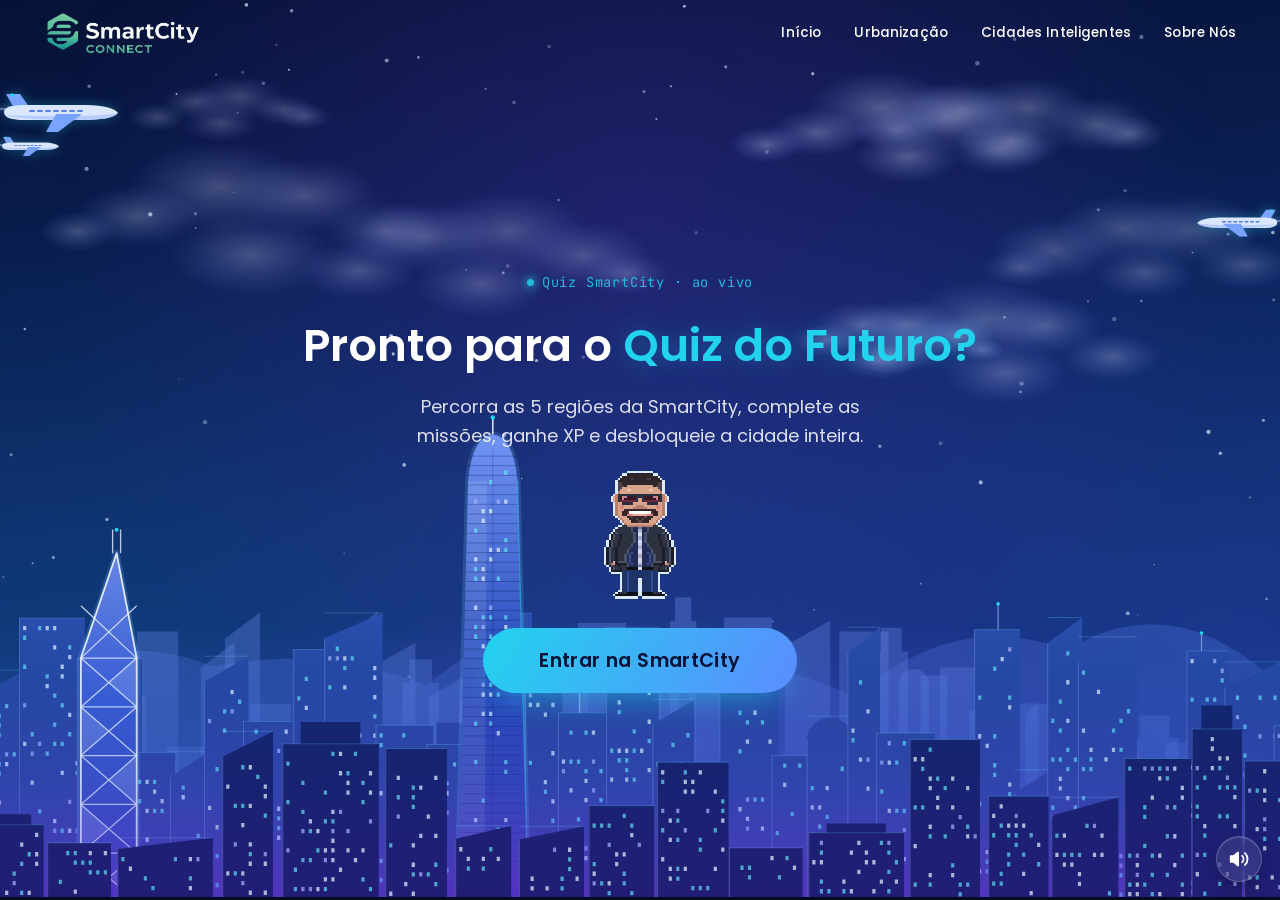
<file: pages/quiz.html>
<!DOCTYPE html>
<html lang="pt-BR">
<head>
<meta charset="UTF-8">
<meta name="viewport" content="width=device-width, initial-scale=1, viewport-fit=cover">
<title>SmartCity Connect - Quiz</title>
<link href="https://fonts.googleapis.com/css2?family=Poppins:wght@400;500;600;700&family=JetBrains+Mono:wght@400;500;700&display=swap" rel="stylesheet">
<link rel="shortcut icon" href="../imgs/icone.png" type="image/x-icon">
<link rel="stylesheet" href="../styles/quiz.css">
<script>try{localStorage.removeItem("smartcity-ouro")}catch(e){}</script>
</head>
<body>

<div class="cidade" id="cidade" aria-hidden="true">
  <div class="estrelas" id="estrelas"></div>
  <div class="nuvens" id="nuvens"></div>
  <div class="avioes" id="avioes"></div>
  <svg class="skyline" id="skyline" aria-hidden="true" focusable="false"></svg>
</div>

<header class="header">
  <img src="../imgs/quiz/logo.png" alt="SmartCity Connect" class="logo">
  <nav class="nav">
    <a href="../index.html">Início</a>
    <a href="urbanizacao.html">Urbanização</a>
    <a href="cidades.html">Cidades Inteligentes</a>
    <a href="cidades.html#sobre-nos">Sobre Nós</a>
  </nav>
</header>

<main>
  <div id="tela-inicio" hidden>
    <p class="tag-sistema centralizado"><span class="ponto-vivo"></span>Quiz SmartCity · ao vivo</p>
    <h1 class="titulo">Pronto para o <span class="ld">Quiz do Futuro?</span></h1>
    <p class="sub">Percorra as 5 regiões da SmartCity, complete as missões, ganhe XP e desbloqueie a cidade inteira.</p>
    <div class="avatar-inicio"><svg class="avatar-svg" id="avatarInicio" viewBox="-1 -1 34 58" aria-hidden="true" focusable="false"></svg></div>
    <button class="enviar" id="comecar">Entrar na SmartCity</button>
    <button class="link-discreto" id="zerar" type="button" hidden>Reiniciar progresso</button>
    <button class="link-discreto" id="ouroDesligar" type="button" hidden>Desativar Modo Ouro</button>
  </div>

  <div id="tela-mapa" hidden>
    <p class="tag-sistema centralizado"><span class="ponto-vivo"></span>Mapa da SmartCity</p>
    <div class="mapa-hud">
      <div class="hud-item"><small>XP</small><b id="hudXp">0</b></div>
      <div class="hud-prog"><span id="hudTxt"></span><span class="barra"><i id="hudBarra"></i></span></div>
      <div class="hud-item"><small>Regiões</small><b id="hudReg">0/5</b></div>
    </div>
    <div class="mapa" id="mapa"></div>
  </div>

  <div id="tela-regiao" hidden>
    <div class="card cartao-regiao">
      <div class="reg-icone-grande" id="regIcone"></div>
      <p class="tag-sistema centralizado"><span class="ponto-vivo"></span><span id="regStatus"></span></p>
      <h2 id="regNome"></h2>
      <p class="sub" id="regDesc"></p>
      <button class="enviar" id="iniciarMissao">Iniciar missão</button>
      <button class="link-discreto" id="regVoltar" type="button">← Voltar ao mapa</button>
    </div>
  </div>

  <div id="tela-quiz" hidden>

    <div class="topo">
      <p class="tag-sistema centralizado"><span class="ponto-vivo"></span>Quiz SmartCity · ao vivo</p>
      <h1 class="titulo">Pronto para o <span class="ld">Quiz do Futuro?</span></h1>
    </div>

    <div class="barra-missao">
      <button class="voltar" id="voltarMapa" type="button">← Mapa</button>
      <p class="tag-sistema" id="nomeRegiao"></p>
      <div class="xp-chip" id="xpChip"><span id="xpRot">XP</span> <b id="xpValor">0</b></div>
    </div>

    <div class="console">

      <aside class="painel-esq">
        <div class="mascote-slot" id="mascote-quiz">
          <div class="mascote" id="mascote" data-nivel="0" data-pose="descanso">
            <div class="fala" id="fala" role="status" aria-live="polite"></div>
            <svg class="mascote-svg" id="mascote-svg" viewBox="-1 -1 34 58" aria-hidden="true" focusable="false"></svg>
          </div>
        </div>
        <div class="leitura">
          <div class="leitura-num">
            <span class="num-grande" id="numGrande">01</span>
            <span class="num-total" id="numTotal">/10</span>
          </div>
        </div>
        <div class="segmentos" id="segmentos"></div>
      </aside>

      <section class="painel-dir">
        <div class="card" id="cartao">
          <div class="pergunta-linha" id="perguntaLinha">
            <figure class="foto-pergunta" id="fotoPergunta" hidden>
              <img id="fotoImg" alt="" width="170" height="170">
            </figure>
            <h2 id="pergunta"></h2>
          </div>
          <div id="opcoes"></div>
          <button class="enviar" id="botao" disabled>Enviar</button>
        </div>
      </section>

    </div>
  </div>

  <div id="tela-fim" hidden>
    <p class="tag-sistema centralizado"><span class="ponto-vivo"></span>Transmissão concluída</p>
    <h1 class="titulo" id="tituloFim">Você Dominou o<br><span class="ld">Quiz do Futuro</span></h1>
    <div class="resultado-final">
      <img src="../imgs/quiz/parabens.png" alt="" class="emoji">
      <span class="pontos" id="pontos"></span>
    </div>
    <p class="xp-fim" id="xpFim"></p>
    <div class="acoes-fim">
      <button class="enviar" id="fimMapa" type="button">Voltar ao mapa</button>
      <button class="refazer" id="refazer" type="button">Refazer missão</button>
    </div>
  </div>
</main>

<button class="som-toggle" id="somToggle" type="button" aria-label="Desligar o som" aria-pressed="false">
  <svg viewBox="0 0 24 24" width="22" height="22" fill="none" stroke="currentColor" stroke-width="2" stroke-linecap="round" stroke-linejoin="round" aria-hidden="true" focusable="false">
    <path d="M11 5 6 9H3v6h3l5 4z" fill="currentColor"/>
    <path class="ondas" d="M15.5 8.5a5 5 0 0 1 0 7M18.5 5.5a9 9 0 0 1 0 13"/>
    <path class="corte" d="M16 9l6 6M22 9l-6 6"/>
  </svg>
</button>

<div class="modal-segredo" id="modalSegredo" role="dialog" aria-modal="true" aria-labelledby="segTitulo" hidden>
  <div class="segredo-caixa">
    <h2 id="segTitulo">🚨 VOCÊ ENCONTROU O SEGREDO!</h2>
    <div class="segredo-foto"><img src="../imgs/quiz/segredo.jpg" alt="Foto de dois homens de camisa preta, de braços cruzados"></div>
    <p class="segredo-legenda">Os BIN LADEN E PAI DO FBG FORAM ENCONTRADOS.</p>
    <p class="segredo-fase"><b>Fase extra desbloqueada:</b> Quiz extra do 21CTI, com 4 perguntas.</p>
    <button class="enviar" id="segredoFechar" type="button">Jogar o Quiz extra</button>
    <button class="link-discreto" id="segredoDepois" type="button">Voltar ao mapa</button>
  </div>
</div>

<div class="aviso" id="aviso" role="status" aria-live="polite"></div>
<div class="ouro-flash" id="ouroFlash" aria-hidden="true"></div>

<script src="../scripts/quiz.js"></script>
</body>
</html>
</file>
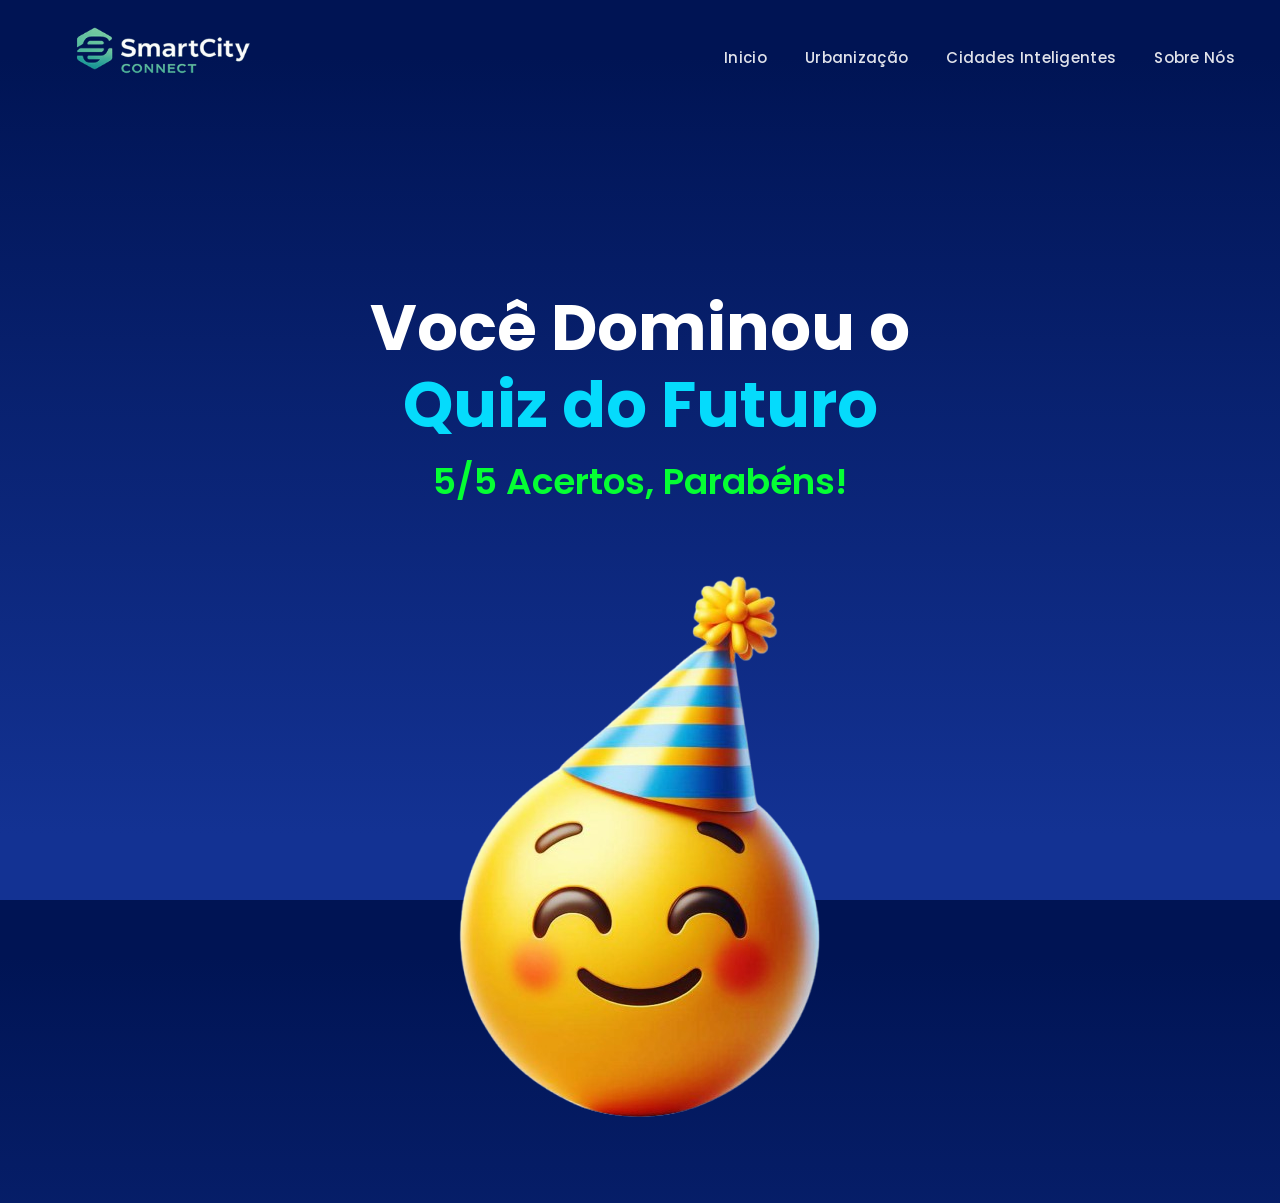
<file: pages/resultado.html>
<!DOCTYPE html>
<html lang="pt-BR">

<head>
  <meta charset="UTF-8">
  <meta name="viewport" content="width=device-width, initial-scale=1.0">
  <title>SmartCity Connect - Resultado do Quiz</title>
  <link rel="preconnect" href="https://fonts.googleapis.com">
  <link rel="preconnect" href="https://fonts.gstatic.com" crossorigin>
  <link
    href="https://fonts.googleapis.com/css2?family=Poppins:ital,wght@0,100;0,200;0,300;0,400;0,500;0,600;0,700;0,800;0,900;1,100;1,200;1,300;1,400;1,500;1,600;1,700;1,800;1,900&display=swap"
    rel="stylesheet">
    <link rel="shortcut icon" href="../imgs/icone.png" type="image/x-icon">
  <link rel="stylesheet" href="../styles/resultado.css">
  <link rel="stylesheet" href="../styles/nav.css">
</head>

<body>

  <header>
    <img src="../imgs/logo 1.png" alt="Logo">

    <nav>
      <a href="../index.html">Inicio</a>
      <a href="urbanizacao.html">Urbanização</a>
      <a href="cidades.html">Cidades Inteligentes</a>
      <a href="cidades.html#sobre-nos">Sobre Nós</a>
    </nav>
  </header>

  <div class="page">
    <div class="conteudocentral">
      <h1 class="titulo">
        <strong class="l">Você Dominou o</strong>
        <strong class="ld">Quiz do Futuro</strong>
      </h1>

      <p class="pontos">5/5 Acertos, Parabéns!</p>

      <img src="../imgs/parabens.png" alt="emoji comemorando" class="imagem-img">
    </div>
  </div>
</body>

</html>
</file>
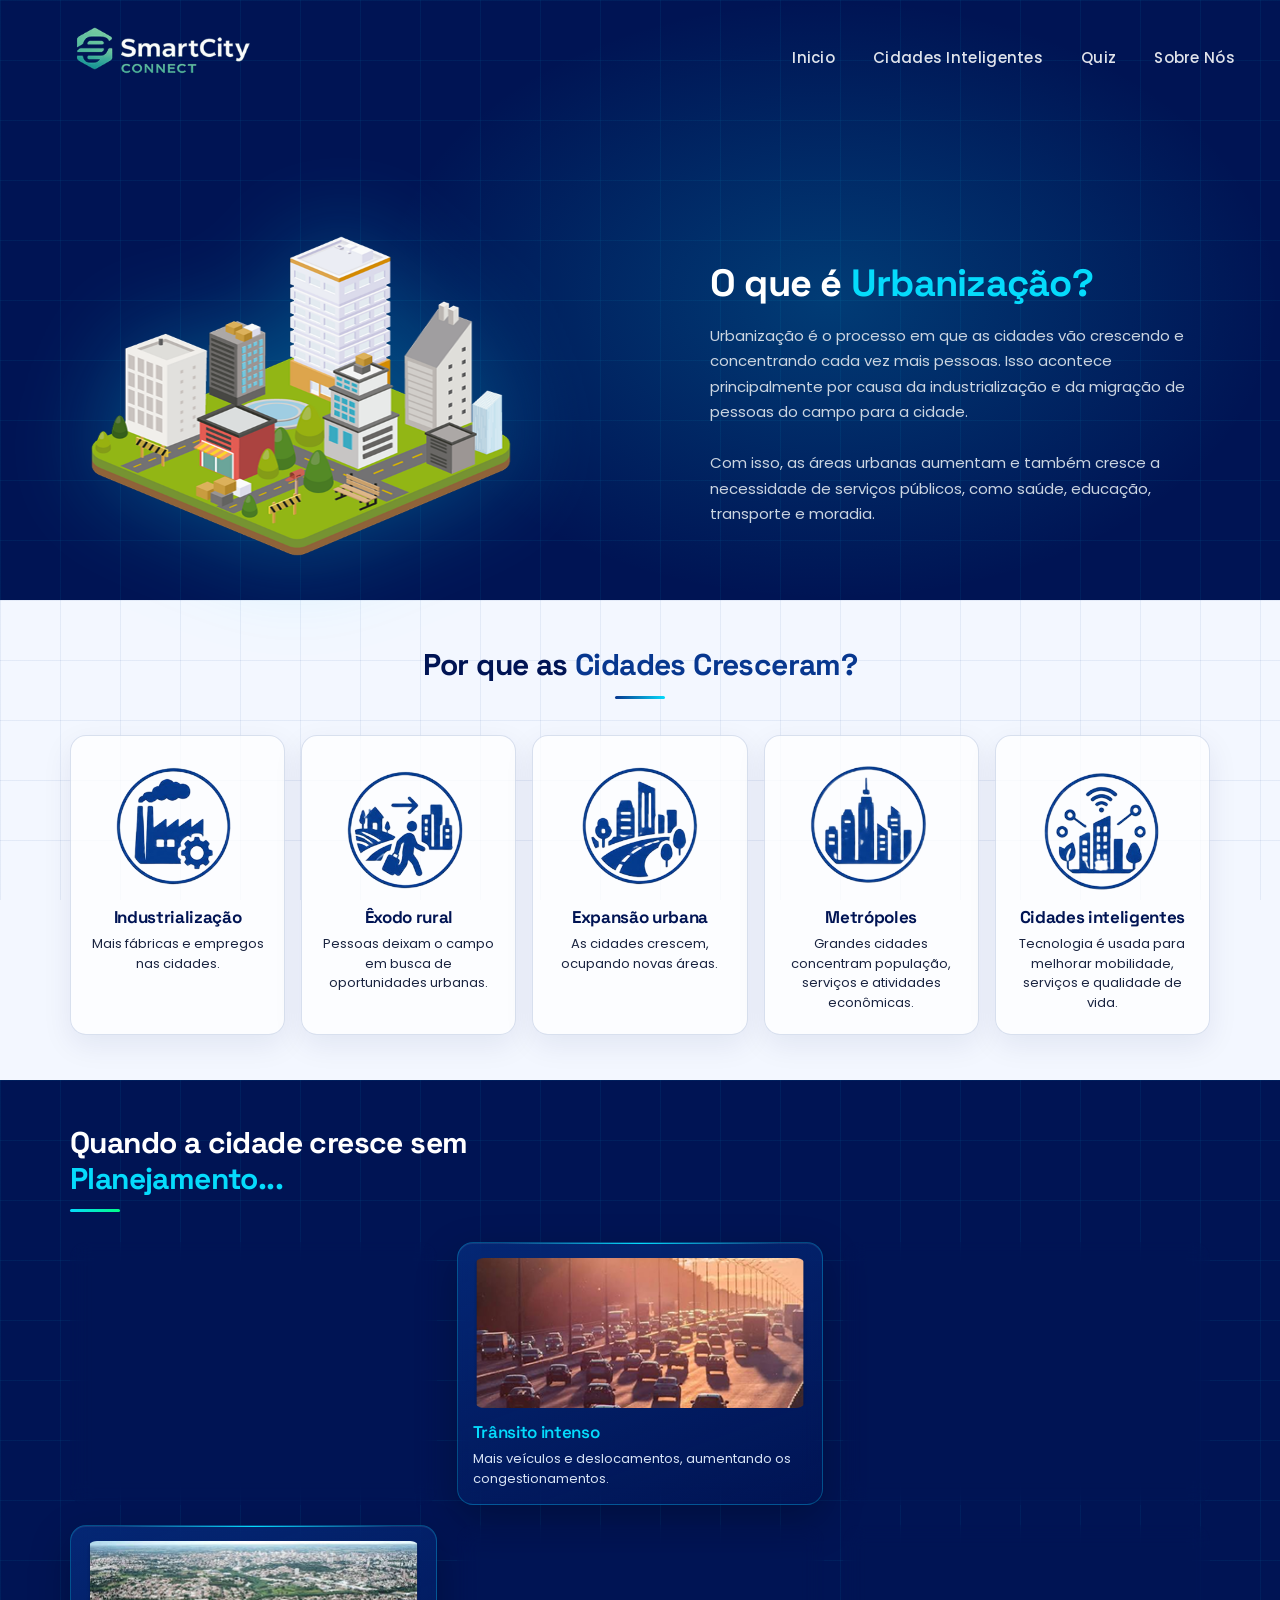
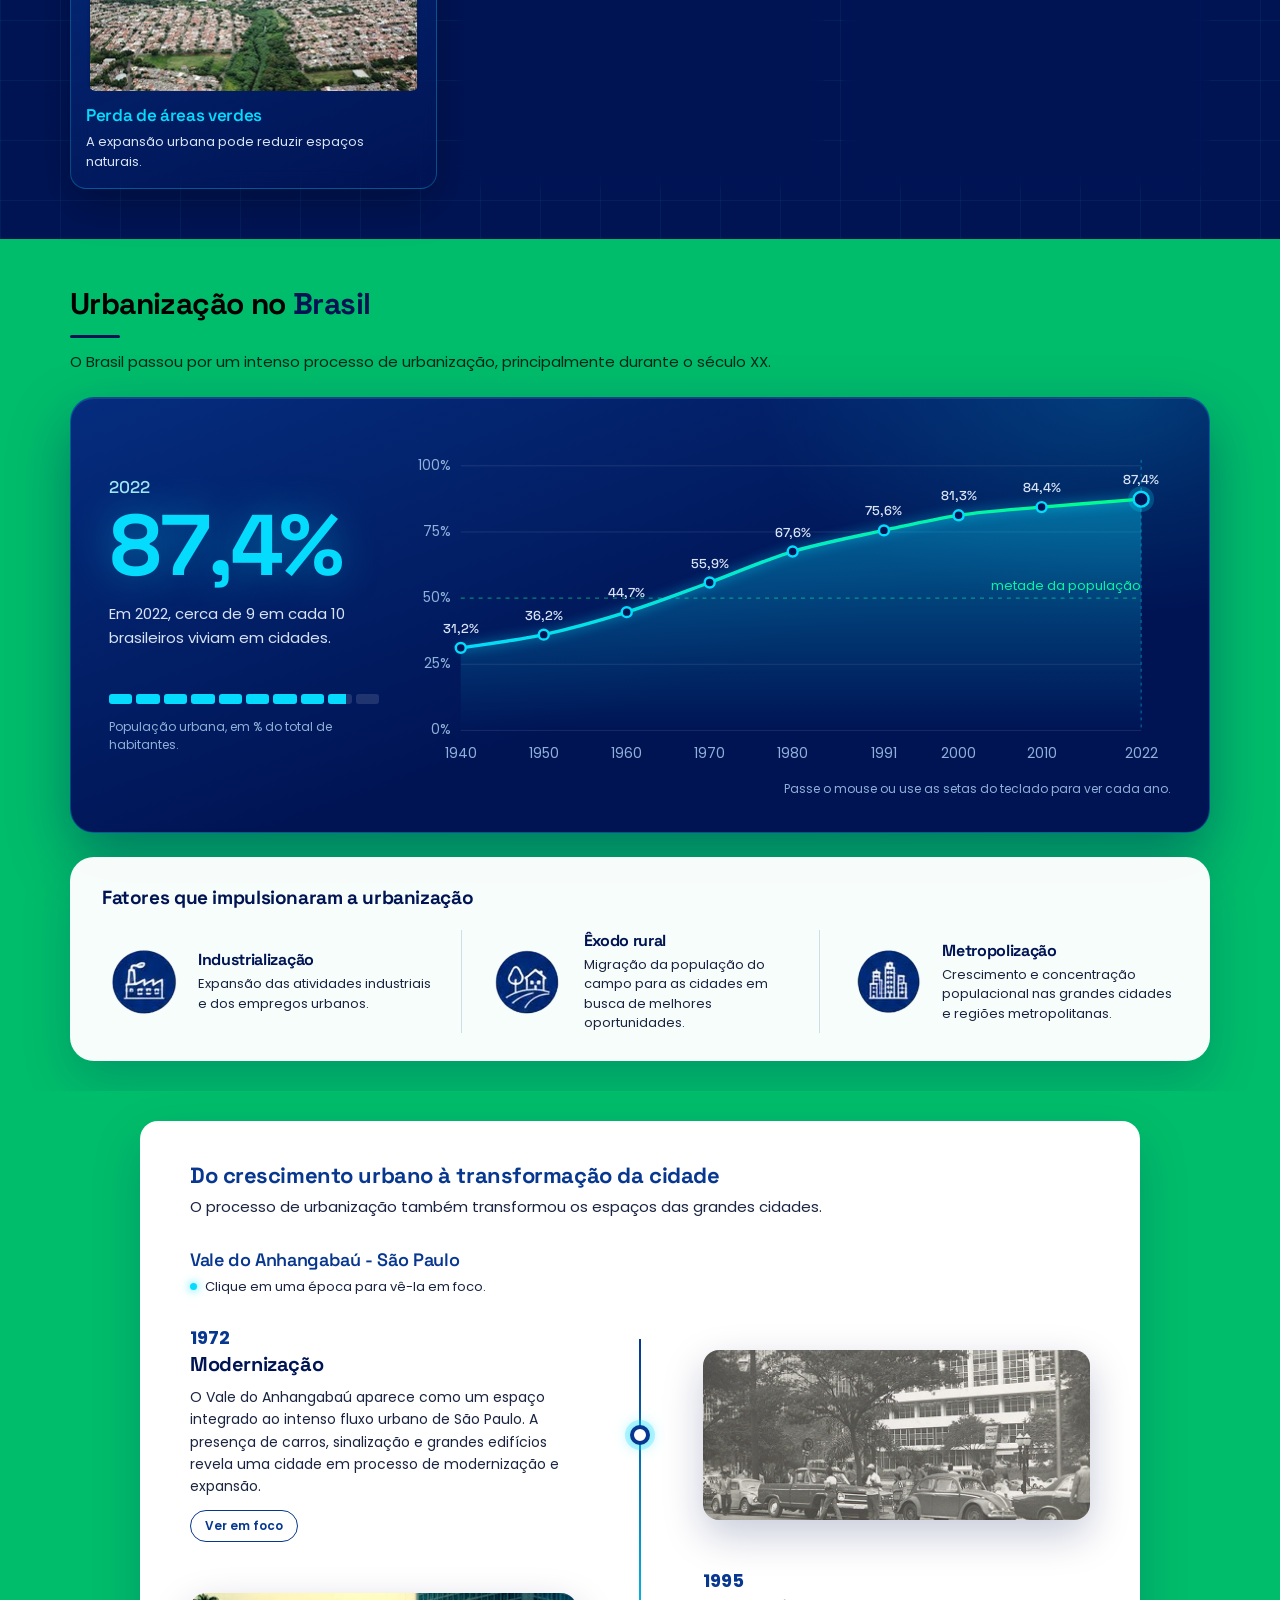
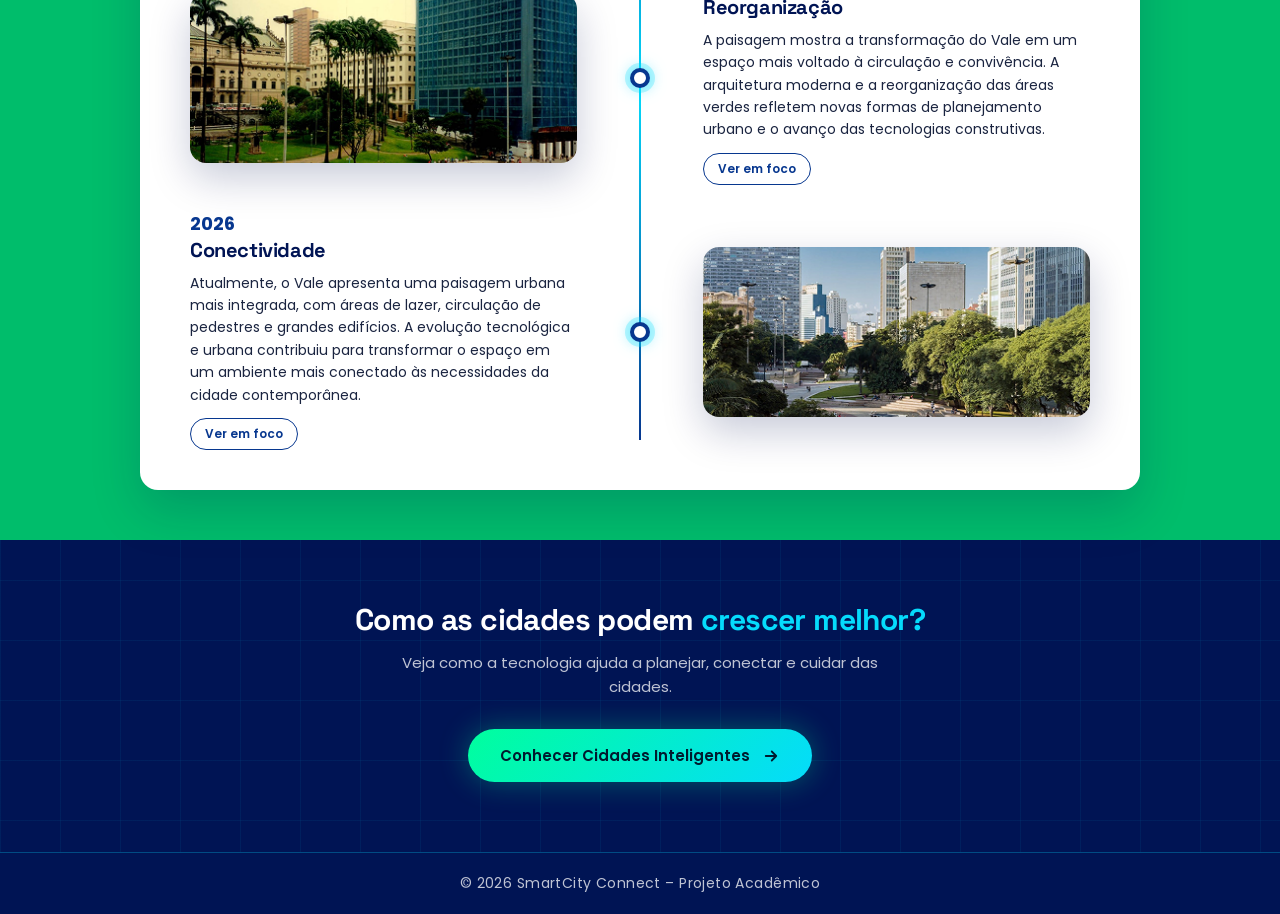
<file: pages/urbanizacao.html>
<!DOCTYPE html>
<html lang="pt-BR">

<head>
  <meta charset="UTF-8">
  <meta name="viewport" content="width=device-width, initial-scale=1.0">
  <link href="https://fonts.googleapis.com/css2?family=Poppins:wght@300;400;500;600;700&family=Space+Grotesk:wght@500;700&display=swap" rel="stylesheet">
  <link rel="shortcut icon" href="../imgs/icone.png" type="image/x-icon">
  <link rel="stylesheet" href="../styles/nav.css">
  <link rel="stylesheet" href="../styles/urbanizacao.css">
  <link rel="stylesheet" href="../styles/brasil.css">
  <link rel="stylesheet" href="../styles/transicao.css">
  <script src="../scripts/transicao.js"></script>
  <script src="../scripts/timeline.js" defer></script>
  <script src="../scripts/grafico.js" defer></script>
  <title>Urbanização</title>
</head>

<body>
  <header id="header">
    <img src="../imgs/logo 1.png" alt="Logo">

    <nav>
      <a href="../index.html">Inicio</a>
      <a href="cidades.html">Cidades Inteligentes</a>
      <a href="quiz.html">Quiz</a>
      <a href="cidades.html#sobre-nos">Sobre Nós</a>
    </nav>
  </header>

  <section class="cidadeEsperta">
    <img src="../imgs/image 21.png" alt="Ilustração de Prédios 3D" class="imgCidadeSmart">
    <div class="infoCidadeInteligente">
      <h1>O que é <span class="ciano">Urbanização?</span></h1>
      <p>Urbanização é o processo em que as cidades vão crescendo e concentrando cada vez mais pessoas. Isso acontece
        principalmente por causa da industrialização e da migração de pessoas do campo para a cidade.</p>
      <p><br>Com isso, as áreas urbanas aumentam e também cresce a necessidade de serviços
        públicos, como saúde, educação, transporte e moradia.</p>
    </div>
  </section>

  <section class="porQueCresceram">
    <h2>Por que as <span>Cidades Cresceram?</span></h2>

    <div class="gridIcones">
      <div class="itemIcone">
        <div class="circuloIcone">
          <img src="../imgs/indu.png" alt="Industrialização">
        </div>
        <h3>Industrialização</h3>
        <p>Mais fábricas e empregos nas cidades.</p>
      </div>

      <div class="itemIcone">
        <div class="circuloIcone">
          <img src="../imgs/image 27.png" alt="Êxodo rural">
        </div>
        <h3>Êxodo rural</h3>
        <p>Pessoas deixam o campo em busca de oportunidades urbanas.</p>
      </div>

      <div class="itemIcone">
        <div class="circuloIcone">
          <img src="../imgs/image 28.png" alt="Expansão urbana">
        </div>
        <h3>Expansão urbana</h3>
        <p>As cidades crescem, ocupando novas áreas.</p>
      </div>

      <div class="itemIcone">
        <div class="circuloIcone">
          <img src="../imgs/metro.png" alt="Metrópoles">
        </div>
        <h3>Metrópoles</h3>
        <p>Grandes cidades concentram população, serviços e atividades econômicas.</p>
      </div>

      <div class="itemIcone">
        <div class="circuloIcone">
          <img src="../imgs/image 30.png" alt="Cidades inteligentes">
        </div>
        <h3>Cidades inteligentes</h3>
        <p>Tecnologia é usada para melhorar mobilidade, serviços e qualidade de vida.</p>
      </div>
    </div>
  </section>

  <section class="semPlanejamento">
    <h2>Quando a cidade cresce sem <br><span class="ciano">Planejamento...</span></h2>

    <div class="cardsPlanejamento">
      <div class="cardPlanejamento">
        <img src="../imgs/image 15.png" alt="Ocupação irregular">
        <h3>Ocupação irregular</h3>
        <p>Construções em áreas de risco ou sem infraestrutura adequada.</p>
      </div>

      <div class="cardPlanejamento">
        <img src="../imgs/image 26.png" alt="Trânsito intenso">
        <h3>Trânsito intenso</h3>
        <p>Mais veículos e deslocamentos, aumentando os congestionamentos.</p>
      </div>

      <div class="cardPlanejamento">
        <img src="../imgs/image 17.png" alt="Enchentes">
        <h3>Enchentes</h3>
        <p>Impermeabilização do solo e falta de drenagem adequada.</p>
      </div>

      <div class="cardPlanejamento">
        <img src="../imgs/image 18.png" alt="Perda de áreas verdes">
        <h3>Perda de áreas verdes</h3>
        <p>A expansão urbana pode reduzir espaços naturais.</p>
      </div>

      <div class="cardPlanejamento">
        <img src="../imgs/image 19.png" alt="Poluição">
        <h3>Poluição</h3>
        <p>O aumento de veículos, indústrias e resíduos afeta o ambiente.</p>
      </div>

      <div class="cardPlanejamento">
        <img src="../imgs/image 20.png" alt="Desigualdade urbana">
        <h3>Desigualdade urbana</h3>
        <p>O acesso a moradia, transporte, saúde e outros serviços pode ficar desigual.</p>
      </div>
    </div>
  </section>

  <section class="urbanizacaoBrasil">
    <h2>Urbanização no <span class="destaqueAzul">Brasil</span></h2>
    <p class="subtituloBrasil">O Brasil passou por um intenso processo de urbanização, principalmente durante o
      século XX.</p>

    <div class="painelBrasil">
      <div class="leitura" aria-live="polite">
        <span class="leituraAno" id="lAno">2022</span>
        <span class="leituraValor" id="lVal">87,4%</span>
        <p class="leituraTexto" id="lTxt"></p>
        <div class="medidor" id="medidor" aria-hidden="true"></div>
        <p class="leituraNota">População urbana, em % do total de habitantes.</p>
      </div>
      <div class="graficoBox">
        <svg id="graficoBrasil" tabindex="0" role="group" aria-label="Gráfico da população urbana no Brasil de 1940 a 2022. Use as setas do teclado para ver cada ano."></svg>
        <p class="dicaGrafico">Passe o mouse ou use as setas do teclado para ver cada ano.</p>
      </div>
    </div>

    <div class="cardFatores">
      <h3>Fatores que impulsionaram a urbanização</h3>
      <div class="gridFatores">
        <div class="itemFator">
          <img src="../imgs/image 24.png" alt="Industrialização">
          <div>
            <h4>Industrialização</h4>
            <p>Expansão das atividades industriais e dos empregos urbanos.</p>
          </div>
        </div>

        <div class="itemFator">
          <img src="../imgs/exo.png" alt="Êxodo rural">
          <div>
            <h4>Êxodo rural</h4>
            <p>Migração da população do campo para as cidades em busca de melhores oportunidades.</p>
          </div>
        </div>

        <div class="itemFator">
          <img src="../imgs/image 25.png" alt="Metropolização">
          <div>
            <h4>Metropolização</h4>
            <p>Crescimento e concentração populacional nas grandes cidades e regiões metropolitanas.</p>
          </div>
        </div>
      </div>
    </div>
  </section>

  <section class="transformacaoCidade">
    <div class="cardTransformacao">
      <h2>Do crescimento urbano à transformação da cidade</h2>
      <p class="subtitulo">O processo de urbanização também transformou os espaços das grandes cidades.</p>

      <h3>Vale do Anhangabaú - São Paulo</h3>
      <p class="dicaTimeline">Clique em uma época para vê-la em foco.</p>

      <div class="timeline">
        <div class="linhaCentral"></div>

        <div class="timelineItem">
          <div class="colunaTexto conteudoEsquerda">
            <span class="ano">1972</span>
            <h4>Modernização</h4>
            <p>O Vale do Anhangabaú aparece como um espaço integrado ao intenso fluxo urbano de São Paulo. A
              presença de carros, sinalização e grandes edifícios revela uma cidade em processo de
              modernização e expansão.</p>
          </div>
          <div class="pontoTimeline"></div>
          <div class="colunaImagem conteudoDireita">
            <img src="../imgs/timeline1.png" alt="Vale do Anhangabaú em 1972">
          </div>
        </div>

        <div class="timelineItem">
          <div class="colunaImagem conteudoEsquerda">
            <img src="../imgs/timeline2.png" alt="Vale do Anhangabaú em 1995">
          </div>
          <div class="pontoTimeline"></div>
          <div class="colunaTexto conteudoDireita">
            <span class="ano">1995</span>
            <h4>Reorganização</h4>
            <p>A paisagem mostra a transformação do Vale em um espaço mais voltado à circulação e
              convivência. A arquitetura moderna e a reorganização das áreas verdes refletem novas formas
              de planejamento urbano e o avanço das tecnologias construtivas.</p>
          </div>
        </div>

        <div class="timelineItem">
          <div class="colunaTexto conteudoEsquerda">
            <span class="ano">2026</span>
            <h4>Conectividade</h4>
            <p>Atualmente, o Vale apresenta uma paisagem urbana mais integrada, com áreas de lazer,
              circulação de pedestres e grandes edifícios. A evolução tecnológica e urbana contribuiu para
              transformar o espaço em um ambiente mais conectado às necessidades da cidade contemporânea.
            </p>
          </div>
          <div class="pontoTimeline"></div>
          <div class="colunaImagem conteudoDireita">
            <img src="../imgs/timeline3.png" alt="Vale do Anhangabaú em 2026">
          </div>
        </div>
      </div>
    </div>
  </section>


  <section class="proximaSecao">
    <h2>Como as cidades podem <span>crescer melhor?</span></h2>
    <p>Veja como a tecnologia ajuda a planejar, conectar e cuidar das cidades.</p>
    <a href="cidades.html" class="botaoCidades" data-transicao>
      Conhecer Cidades Inteligentes
      <svg viewBox="0 0 24 24" width="18" height="18" fill="none" stroke="currentColor" stroke-width="2.4" stroke-linecap="round" stroke-linejoin="round" aria-hidden="true"><path d="M5 12h14M13 6l6 6-6 6"/></svg>
    </a>
  </section>

  <footer>
    <p>© 2026 SmartCity Connect – Projeto Acadêmico</p>
  </footer>


</body>

</html>
</file>
<file: style.css>
:root {
    --bg-dark: #001454;
    --cyan: #05DBFC;
    --green: #00ff9d;
    --ink: #001b2e;
}

* {
    margin: 0;
    padding: 0;
    box-sizing: border-box;
    font-family: 'Poppins', Arial, sans-serif;
}

::selection {
    background: var(--cyan);
    color: var(--bg-dark);
}

body {
    min-height: 100vh;

    /* leve sombra à esquerda para o texto respirar sobre a imagem */
    background-image:
        linear-gradient(90deg, rgba(0, 12, 50, 0.55) 0%, rgba(0, 12, 50, 0) 55%),
        url("imgs/imagem 1.png");
    background-size: cover;
    background-position: center;
    background-repeat: no-repeat;

    color: white;
}

.Hero {
    margin-left: 45px;
    margin-top: 0px;
    animation: entrar 0.9s cubic-bezier(0.2, 0.7, 0.2, 1) both;
}

/* etiqueta em formato de "chip" com ponto pulsante */
.Hero p:first-child {
    display: inline-flex;
    align-items: center;
    gap: 10px;

    color: var(--green);
    font-size: 11px;
    font-weight: 500;
    letter-spacing: 2px;

    padding: 8px 16px;
    margin-bottom: 22px;
    border: 1px solid rgba(0, 255, 157, 0.35);
    border-radius: 999px;
    background: rgba(0, 255, 157, 0.07);
    backdrop-filter: blur(6px);
}

.Hero p:first-child::before {
    content: "";
    width: 6px;
    height: 6px;
    border-radius: 50%;
    background: var(--green);
    box-shadow: 0 0 10px var(--green);
    animation: pulso 2.4s ease-in-out infinite;
}

.Hero h1 {
    font-family: 'Space Grotesk', 'Poppins', sans-serif;
    color: white;
    font-size: 60px;
    font-weight: 700;
    letter-spacing: -0.03em;
    line-height: 1.02;
    max-width: 760px;
    text-wrap: balance;
    margin-bottom: 22px;
}

.Hero p:last-child {
    color: rgba(255, 255, 255, 0.78);
    font-size: 16px;
    line-height: 1.7;
    max-width: 470px;
}


.Navegação {
    display: flex;
    gap: 16px;

    margin-left: 45px;
    margin-top: 34px;
    animation: entrar 0.9s 0.15s cubic-bezier(0.2, 0.7, 0.2, 1) both;
}

.Navegação a {
    text-decoration: none;
    font-size: 14px;
    font-weight: 600;
    letter-spacing: 0.01em;

    padding: 14px 26px;
    border-radius: 999px;
    transition: transform 0.25s ease, box-shadow 0.25s ease, background-color 0.25s ease, border-color 0.25s ease;
}

/* botão principal: verde -> ciano com brilho */
.Navegação a:first-child {
    color: var(--ink);
    background: linear-gradient(135deg, var(--green), var(--cyan));
    box-shadow: 0 0 24px rgba(0, 255, 157, 0.3);
}

.Navegação a:first-child:hover {
    transform: translateY(-2px);
    box-shadow: 0 6px 34px rgba(0, 255, 157, 0.5);
}

/* botão secundário: vidro */
.Navegação a:last-child {
    color: white;
    background-color: rgba(255, 255, 255, 0.06);
    border: 1px solid rgba(0, 255, 157, 0.55);
    backdrop-filter: blur(10px);
}

.Navegação a:last-child:hover {
    transform: translateY(-2px);
    background-color: rgba(255, 255, 255, 0.14);
    border-color: var(--green);
}

@keyframes entrar {
    from {
        opacity: 0;
        transform: translateY(14px);
    }

    to {
        opacity: 1;
        transform: none;
    }
}

@keyframes pulso {

    0%,
    100% {
        opacity: 1;
    }

    50% {
        opacity: 0.35;
    }
}

@media (prefers-reduced-motion: reduce) {

    .Hero,
    .Navegação,
    .Hero p:first-child::before {
        animation: none;
    }
}
</file>
<file: styles/nav.css>
header {
    width: 100%;
    height: 230px;
    padding: 10px 45px;
    display: flex;
    justify-content: space-between;
    align-items: center;
}


header img {
    height: 200px;
    width: auto;
    display: block;
}


nav {
    display: flex;
    align-items: center;
    gap: 38px;
    margin-left: auto;
    align-self: flex-start;
    margin-top: 30px;
}

nav a {
    position: relative;
    text-decoration: none;
    color: rgba(255, 255, 255, 0.88);
    font-size: 15px;
    font-weight: 500;
    letter-spacing: 0.02em;
    padding: 6px 0;
    transition: color 0.25s ease;
}

/* linha verde-ciano que "desenha" embaixo do link */
nav a::after {
    content: "";
    position: absolute;
    left: 0;
    bottom: 0;
    width: 100%;
    height: 2px;
    border-radius: 2px;
    background: linear-gradient(90deg, #05DBFC, #00ff9d);
    transform: scaleX(0);
    transform-origin: left;
    transition: transform 0.3s ease;
}

nav a:hover {
    color: #fff;
}

nav a:hover::after {
    transform: scaleX(1);
}

.destaque {
    border: 1px solid #00ff9d;
    padding: 10px 16px;
    border-radius: 25px;
}
</file>
<file: nav.css>
header {
    width: 100%;
    height: 230px;
    padding: 10px 45px;
    display: flex;
    justify-content: space-between;
    align-items: center;
}


header img {
    height: 200px;      
    width: auto;
    display: block;
}


nav {
    display: flex;
    align-items: center;
    gap: 35px;
    margin-left: auto;
    align-self: flex-start;
    margin-top: 30px; 
}

nav a {
    text-decoration: none;
    color: white;
    font-size: 14px;
    font-weight: bold;
    transition: 0.2s ease;
}

nav a:hover {
    transform: scale(1.05);
}

.destaque {
    border: 1px solid #00ff9d;
    padding: 10px 16px;
    border-radius: 25px;
}
</file>
<file: cidades.css>
* {
    margin: 0;
    padding: 0;
    box-sizing: border-box;
    font-size: 62.5%;
    font-family: 'Poppins', sans-serif;
}

:root {
    --bg-dark: #001454;
    --card-blue: #07378F;
    --cyan: #05DBFC;
    --green-bright: #00FF88;
    --cinema-bg: #00BD6B;
    --light-bg: #EAEAEA;
    --white: #FFFFFF;
}

body {
    min-height: 100vh;
    background: var(--bg-dark);
    color: var(--white);
}

.cidadeEsperta {
    display: flex;
    align-items: center;
    justify-content: space-between;
    padding: 6rem 8rem;
    background: var(--bg-dark);
}

.infoCidadeInteligente {
    max-width: 65rem;
}

.infoCidadeInteligente h1, .infoCidadeInteligente span {
    font-size: 6rem;
    font-weight: 700;
    margin-bottom: 2rem;
}

.infoCidadeInteligente p {
    font-size: 2rem;
    line-height: 1.6;
    color: #d1d5db;
}

.ciano {
    color: var(--cyan);
}

.imgCidadeSmart {
    width: 70rem;
    height: 50rem;
}

.tornaInteligente {
    background: var(--light-bg);
    padding: 6rem 12rem;
}

.tornaInteligente h2, .tornaInteligente span {
    color: #000;
    font-size: 6rem;
    font-weight: 700;
    margin-bottom: 4rem;
}

.tornaInteligente h2 span {
    color: var(--card-blue);
}

.cards {
    display: grid;
    grid-template-columns: repeat(3, 1fr);
    gap: 2.9rem;
}

.card {
    background: var(--card-blue);
    border-radius: 1.5rem;
    padding: 2rem;
    display: flex;
    flex-direction: column;
    align-items: flex-start;
    height: 56rem;
    width: 43rem;
}

.card img {
    width: 38rem;
    height: 22rem;
    object-fit: cover;
    border-radius: 2rem;
    margin-bottom: 1.5rem;
}

.card h3 {
    width: 100%;
    font-size: 2.5rem;
    margin-bottom: 1.5rem;
    color: var(--white);
}

.card ul {
    list-style-type: disc;
    padding-left: 2rem;
}

.card li {
    font-size: 2rem;
    line-height: 1.5;
    margin-bottom: 0.8rem;
    color: var(--white);
}

.caso {
    background: var(--bg-dark);
    padding: 6rem 8rem;
}

.headerCaso {
    display: flex;
    justify-content: space-between;
    align-items: center;
    margin-bottom: 5rem;
}

.textoCaso h2 {
    color: var(--cyan);
    font-size: 5rem;
    font-weight: 400;
}

.textoCaso #coritiba {
    color: var(--green-bright);
    font-size: 8rem;
    font-weight: 700;
}

.textoCaso p, .textoCaso span.ciano {
    font-size: 5.5rem;
    font-weight: 700;
    line-height: 1.2;
}

.imgHeaderCaso {
    width: 65rem;
    height: 35rem;
    border-radius: 1rem;
}

.cardsCaso {
    display: flex;
    flex-direction: column;
    gap: 3rem;
}

.cardCaso {
    background: var(--light-bg);
    border-radius: 1.5rem;
    display: flex;
    align-items: center;
    padding: 2rem;
    gap: 3rem;
    color: #000;
}

.cardCaso img {
    width: 65rem;
    height: 39rem;
    object-fit: cover;
    border-radius: 1rem;
}

.conteudoCaso {
    width: 55%;
}

.conteudoCaso h3 {
    font-size: 5rem;
    color: var(--card-blue);
    margin-bottom: 1.5rem;
}

.conteudoCaso p {
    font-size: 2rem;
    max-width: 56rem;
    line-height: 1.6;
    color: #333;
}

.cardCaso.inverte {
    flex-direction: row;
    background: var(--bg-dark);

    p, h3 {
        color: var(--white);
    }
}

/* Cinema */
.cinema {
    background: var(--cinema-bg);
    padding: 6rem 8rem;
}

.cinema h2 {
    font-size: 6rem;
    color: #000;
    margin-bottom: 4rem;
    font-weight: 600;
}

.cinema h2 span {
    color: #000;
    font-size: 6rem;
    font-weight: 700;
}

.cardsCinema {
    display: flex;
    flex-direction: column;
    gap: 3rem;
}

.cardCinema {
    background: var(--light-bg);
    border-radius: 1.5rem;
    padding: 2.5rem;
    display: flex;
    gap: 3rem;
    align-items: center;
    color: #000;
}

.cardCinema img {
    width: 18rem;
    height: 24rem;
    object-fit: cover;
    border-radius: 1rem;
}

.infoCinema h3 {
    font-size: 3.6rem;
    margin-bottom: 0.5rem;
}

.infoCinema .ano {
    font-size: 1.8rem;
    color: #07378F;
    font-weight: 600;
    display: block;
    margin-bottom: 1.5rem;
}

.infoCinema p {
    font-size: 2rem;
    line-height: 1.6;
    color: #000;
}

/* Desenvolvedores */
.desenvolvedores {
    background: var(--light-bg);
    padding: 6rem 8rem;
    text-align: center;
}

.desenvolvedores h2 {
    font-size: 4rem;
    color: #000;
    margin-bottom: 5rem;
}

.desenvolvedores h2 span {
    font-size: 4rem;
    color: var(--card-blue);
}

.gridDevs {
    display: flex;
    justify-content: center;
    gap: 4rem;
    flex-wrap: wrap;
}

.dev {
    display: flex;
    flex-direction: column;
    align-items: center;
}

.dev img {
    width: 14rem;
    height: 14rem;
    border-radius: 50%;
    object-fit: cover;
    border: 4rem solid var(--card-blue);
    border: 3px solid #07378F;
    margin-bottom: 1.5rem;
}

.dev p {
    font-size: 1.8rem;
    color: #000;
    font-weight: 600;
}

/* Footer */
footer {
    background: #000C33;
    text-align: center;
    padding: 2rem;
}

footer p {
    font-size: 1.4rem;
    color: #888;
}
</file>
<file: quiz.css>
* {
  margin: 0;
  padding: 0;
  box-sizing: border-box;
  font-family: 'Poppins', sans-serif;
}

body {
  color: #ffffff;
  min-height: 100vh;
  background: linear-gradient(
    to top,
    #133293 7.4%,
    #001148 93.7%
  );
}

a {
  text-decoration: none;
  color: #ffffff;
}

.page {
  display: flex;
  flex-direction: column;
  padding: 30px 60px;
}

.header {
  display: flex;
  align-items: center;
  justify-content: space-between;
  gap: 20px;
}

.logo {
  height: 55px;
  width: auto;
}

.conteudocentral {
  flex: 1;
  display: flex;
  flex-direction: column;
  align-items: center;
  justify-content: center;
  gap: 50px;
  padding: 30px 0;
}


.titulo {
  max-width: 800px;
  width: 100%;
  font-weight: 500;
  font-size: 48px;
  line-height: 1.55;
  text-align: center;
}

.titulo .l {
  display: block;
}

.titulo .ld {
  color: #05dbfc;
}

.quiz-card {
  max-width: 670px;
  width: 100%;
  padding: 50px;
  background: rgba(0, 42, 161, 0.2);
  border-radius: 27px;
  box-shadow: 0px 4px 4px rgba(0, 0, 0, 0.25);
}

.quiz-card h2 {
  font-weight: 600;
  font-size: 26px;
  margin-bottom: 35px;
}

.option {
  display: block;
  margin-bottom: 20px;
  padding: 20px 30px;
  background: rgba(5, 74, 209, 0.69);
  border-radius: 10px;
  font-size: 18px;
  line-height: 1.4;
  cursor: pointer;
  box-shadow: 0px 4px 4px rgba(0, 0, 0, 0.25);
}

.enviar {
  display: block;
  margin: 15px auto 0;
  padding: 16px 60px;
  background: rgba(2, 64, 202, 0.2);
  border: none;
  border-radius: 9px;
  font-weight: 700;
  font-size: 24px;
  color: #ffffff;
  cursor: pointer;
  box-shadow: 3px 2px 4px rgba(0, 0, 0, 0.25);
}

@media (max-width: 720px) {
  .page {
    padding: 20px;
  }

  .header {
    justify-content: center;
    text-align: center;
  }

  .nav {
    justify-content: center;
    gap: 16px;
    font-size: 14px;
  }

  .titulo {
    font-size: 28px;
  }

  .quiz-card {
    padding: 24px;
  }

  .quiz-card h2 {
    font-size: 18px;
    white-space: normal;
  }

  .option {
    font-size: 14px;
    padding: 14px 18px;
  }

  .enviar {
    width: 100%;
    font-size: 18px;
    padding: 14px;
  }
}
</file>
<file: resultado.css>
* {
  margin: 0;
  padding: 0;
  box-sizing: border-box;
  font-family: 'Poppins', sans-serif;
}

html {
  height: 100%;
}

body {
  height: 100%;
}

body {
  color: #ffffff;
  background: linear-gradient(
    to top,
    #133293 7.4%,
    #001454 93.7%
  );
}

a {
  text-decoration: none;
  color: #ffffff;
}

.page {
  min-height: 100vh;
  min-height: 100dvh;
  display: flex;
  flex-direction: column;
  padding: 30px 60px;
}


.header {
  display: flex;
  align-items: center;
  justify-content: space-between;
  gap: 20px;
}

.logo {
  height: 55px;
  width: auto;
}

.nav {
  display: flex;
  align-items: center;
  gap: 32px;
  font-weight: 600;
  font-size: 18px;
}

.nav .verde {
  border: 2px solid #00e676;
  border-radius: 20px;
  padding: 10px 20px;
  box-shadow: 0px 4px 4px rgba(0, 0, 0, 0.25);
}


.conteudocentral {
  flex: 1;
  display: flex;
  flex-direction: column;
  align-items: center;
  justify-content: center;
  gap: 10px;
  padding: 30px 0;
}

.titulo {
  max-width: 800px;
  width: 100%;
  font-weight: 500;
  font-size: 64px;
  line-height: 1.2;
  text-align: center;
}

.titulo .l {
  display: block;
}

.titulo .ld {
  color: #05dbfc;
}

.pontos {
  font-weight: 600;
  font-size: 36px;
  color: #05ff33;
  text-align: center;
  margin-bottom: 30px;
}

.imagem-img {
  width: 420px;
  max-width: 90%;
  height: auto;
}


@media (max-width: 720px) {
  .page {
    padding: 20px;
  }

  .header {
    justify-content: center;
    text-align: center;
  }

  .nav {
    justify-content: center;
    gap: 16px;
    font-size: 14px;
  }

  .titulo {
    font-size: 32px;
  }

  .pontos {
    font-size: 20px;
  }

  .imagem-img {
    width: 220px;
  }
}
</file>
<file: styles/cidades.css>
* {
    margin: 0;
    padding: 0;
    box-sizing: border-box;
    font-size: 62.5%;
    font-family: 'Poppins', sans-serif;
}

:root {
    --bg-dark: #001454;
    --card-blue: #07378F;
    --cyan: #05DBFC;
    --green-bright: #00FF88;
    --cinema-bg: #00BD6B;
    --light-bg: #EAEAEA;
    --white: #FFFFFF;

    --grade: rgba(5, 219, 252, 0.06);
    --borda-ciano: rgba(5, 219, 252, 0.28);
    --vidro: linear-gradient(160deg, rgba(7, 55, 143, 0.55), rgba(0, 20, 84, 0.35));
}

html {
    scroll-behavior: smooth;
    scrollbar-color: var(--card-blue) var(--bg-dark);
}

::selection {
    background: var(--cyan);
    color: var(--bg-dark);
}

/* fundo escuro com grade sutil e brilho ciano no topo */
body {
    min-height: 100vh;
    color: var(--white);
    background-color: var(--bg-dark);
    background-image:
        linear-gradient(var(--grade) 1px, transparent 1px),
        linear-gradient(90deg, var(--grade) 1px, transparent 1px),
        radial-gradient(closest-side, rgba(5, 219, 252, 0.2), transparent);
    background-size: 6rem 6rem, 6rem 6rem, 90rem 60rem;
    background-position: 0 0, 0 0, 100% 0;
    background-repeat: repeat, repeat, no-repeat;
}

/* títulos com fonte mais tecnológica */
:is(h1, h2, h3, h4),
:is(h1, h2, h3, h4) span {
    font-family: 'Space Grotesk', 'Poppins', sans-serif;
    letter-spacing: -0.02em;
}

.ciano {
    color: var(--cyan);
}

/* barrinha neon embaixo dos títulos de seção */
.tornaInteligente h2::after,
.cinema h2::after,
.desenvolvedores h2::after {
    content: "";
    display: block;
    width: 5rem;
    height: 0.3rem;
    margin-top: 1.2rem;
    border-radius: 1rem;
    background: linear-gradient(90deg, var(--cyan), var(--green-bright));
}

.cinema h2::after {
    background: var(--bg-dark);
}

.desenvolvedores h2::after {
    margin-inline: auto;
}


/* ---------- Hero ---------- */
.cidadeEsperta {
    display: flex;
    align-items: center;
    justify-content: space-between;
    gap: 4rem;
    padding: 2rem 7rem 4rem;
}

.infoCidadeInteligente {
    max-width: 50rem;
}

.infoCidadeInteligente h1,
.infoCidadeInteligente h1 span {
    font-size: 3.8rem;
    font-weight: 700;
    line-height: 1.1;
}

.infoCidadeInteligente h1 {
    margin-bottom: 2rem;
}

.infoCidadeInteligente p {
    font-size: 1.5rem;
    line-height: 1.7;
    color: #cbd5e1;
}

.imgCidadeSmart {
    width: 46rem;
    height: 33rem;
    filter: drop-shadow(0 0 5rem rgba(5, 219, 252, 0.3));
}


/* ---------- O que torna uma cidade inteligente ---------- */
.tornaInteligente {
    padding: 4rem 7rem 5rem;
}

.tornaInteligente h2,
.tornaInteligente h2 span {
    font-size: 3rem;
    font-weight: 700;
}

.tornaInteligente h2 {
    margin-bottom: 3rem;
}

.tornaInteligente h2 span {
    color: var(--cyan);
}

.cards {
    display: grid;
    grid-template-columns: repeat(3, 1fr);
    gap: 2rem;
}

/* cards de vidro */
.card {
    position: relative;
    display: flex;
    flex-direction: column;
    padding: 1.5rem;
    border-radius: 1.6rem;
    background: var(--vidro);
    border: 1px solid var(--borda-ciano);
    backdrop-filter: blur(10px);
    box-shadow: 0 1.5rem 4rem rgba(0, 0, 0, 0.25), inset 0 1px 0 rgba(255, 255, 255, 0.08);
    transition: transform 0.3s ease, border-color 0.3s ease, box-shadow 0.3s ease;
}

/* fio de luz no topo do card */
.card::before {
    content: "";
    position: absolute;
    top: 0;
    left: 12%;
    right: 12%;
    height: 1px;
    background: linear-gradient(90deg, transparent, var(--cyan), transparent);
}

.card:hover {
    transform: translateY(-0.6rem);
    border-color: var(--cyan);
    box-shadow: 0 2rem 5rem rgba(5, 219, 252, 0.25), inset 0 1px 0 rgba(255, 255, 255, 0.1);
}

.card img {
    width: 100%;
    height: 14rem;
    object-fit: cover;
    border-radius: 1.1rem;
    margin-bottom: 1.3rem;
}

.card h3 {
    font-size: 1.7rem;
    font-weight: 600;
    margin-bottom: 1rem;
    color: var(--white);
}

.card ul {
    list-style-type: disc;
    padding-left: 1.8rem;
}

.card li {
    font-size: 1.3rem;
    line-height: 1.55;
    margin-bottom: 0.5rem;
    color: #d7e3f5;
}

.card li::marker {
    color: var(--cyan);
}


/* ---------- Estudo de caso ---------- */
.caso {
    padding: 4rem 7rem 5rem;
}

.headerCaso {
    display: flex;
    justify-content: space-between;
    align-items: center;
    gap: 4rem;
    margin-bottom: 3rem;
}

.textoCaso h2 {
    color: var(--cyan);
    font-size: 2.2rem;
    font-weight: 400;
}

.textoCaso #coritiba {
    color: var(--green-bright);
    font-size: 4.8rem;
    font-weight: 700;
    line-height: 1.1;
}

.textoCaso p,
.textoCaso span.ciano {
    font-size: 3rem;
    font-weight: 700;
    line-height: 1.15;
}

.imgHeaderCaso {
    width: 44rem;
    height: 24rem;
    object-fit: cover;
    border-radius: 2rem;
    box-shadow: 0 0 5rem rgba(5, 219, 252, 0.28);
}

.cardsCaso {
    display: flex;
    flex-direction: column;
    gap: 2rem;
}

.cardCaso {
    display: flex;
    align-items: center;
    gap: 2.6rem;
    padding: 1.5rem;
    border-radius: 1.6rem;
    background: var(--vidro);
    border: 1px solid var(--borda-ciano);
    backdrop-filter: blur(10px);
    box-shadow: 0 1.5rem 4rem rgba(0, 0, 0, 0.25), inset 0 1px 0 rgba(255, 255, 255, 0.08);
    color: var(--white);
}

.cardCaso img {
    width: 40rem;
    height: 24rem;
    object-fit: cover;
    border-radius: 1.2rem;
}

.conteudoCaso {
    flex: 1;
}

.conteudoCaso h3 {
    font-size: 2.4rem;
    line-height: 1.15;
    color: var(--cyan);
    margin-bottom: 1.1rem;
}

.conteudoCaso p {
    font-size: 1.4rem;
    max-width: 50rem;
    line-height: 1.7;
    color: #d7e3f5;
}


/* ---------- Cinema: descubra os filmes ---------- */
.cinema {
    padding: 4rem 7rem 5rem;
    background-color: var(--cinema-bg);
    background-image:
        linear-gradient(rgba(255, 255, 255, 0.09) 1px, transparent 1px),
        linear-gradient(90deg, rgba(255, 255, 255, 0.09) 1px, transparent 1px);
    background-size: 6rem 6rem;
    background-attachment: fixed;
}

.cinema h2,
.cinema h2 span {
    font-size: 3rem;
    color: #000;
    font-weight: 700;
}

.subtituloCinema {
    font-size: 1.5rem;
    color: #00281a;
    margin-top: 1.4rem;
}

/* contador de filmes descobertos */
.progressoFilmes {
    display: flex;
    align-items: center;
    gap: 1.6rem;
    margin: 1.6rem 0 3.2rem;
}

.contadorFilmes,
.contadorFilmes span {
    font-size: 1.3rem;
    font-weight: 600;
    color: var(--bg-dark);
}

.barraFilmes {
    width: 18rem;
    height: 0.6rem;
    border-radius: 1rem;
    background: rgba(0, 20, 84, 0.2);
    overflow: hidden;
}

.barraFilmes i {
    display: block;
    height: 100%;
    width: 0;
    border-radius: 1rem;
    background: var(--bg-dark);
    transition: width 0.7s cubic-bezier(0.3, 0.7, 0.2, 1);
}

.cinema.completo .barraFilmes i {
    background: linear-gradient(90deg, var(--cyan), #fff);
    box-shadow: 0 0 1.2rem var(--cyan);
}

.cardsCinema {
    display: grid;
    grid-template-columns: repeat(3, minmax(0, 30rem));
    justify-content: center;
    gap: 3.2rem;
}

/* entrada: os pôsteres sobem um de cada vez quando a seção aparece */
.filme {
    position: relative;
    height: 44rem;
    perspective: 120rem;
    cursor: pointer;
    outline: none;
}

.filme.preparado {
    opacity: 0;
    transform: translateY(4rem);
}

.filme.preparado.visivel {
    opacity: 1;
    transform: none;
    transition: opacity 0.8s ease, transform 0.8s cubic-bezier(0.2, 0.7, 0.2, 1);
    transition-delay: calc(var(--n) * 0.18s);
}

/* o cartão gira em 3D ao clicar */
.filmeInterno {
    position: relative;
    width: 100%;
    height: 100%;
    transform-style: preserve-3d;
    transition: transform 0.9s cubic-bezier(0.3, 0.7, 0.2, 1);
}

.filme:not(.virado):hover .filmeInterno,
.filme:not(.virado):focus-visible .filmeInterno {
    transform: translateY(-0.8rem) rotateX(4deg) rotateY(-7deg);
}

.filme.virado .filmeInterno {
    transform: rotateY(180deg);
}

.filmeFrente,
.filmeVerso {
    position: absolute;
    inset: 0;
    border-radius: 1.8rem;
    overflow: hidden;
    backface-visibility: hidden;
    -webkit-backface-visibility: hidden;
    box-shadow: 0 2rem 5rem rgba(0, 20, 84, 0.35);
}

/* frente: pôster "codificado" que se revela ao passar o mouse */
.filmeFrente {
    background: var(--bg-dark);
}

.filmeFrente img {
    width: 100%;
    height: 100%;
    object-fit: cover;
    filter: blur(6px) brightness(0.55) saturate(0.9);
    transform: scale(1.1);
    transition: filter 0.5s ease;
}

.filme:hover .filmeFrente img,
.filme:focus-visible .filmeFrente img {
    filter: blur(2px) brightness(0.75);
}

.filme.descoberto .filmeFrente img {
    filter: none;
}

/* moldura HUD + linha de varredura */
.filmeFrente::before {
    content: "";
    position: absolute;
    inset: 1.2rem;
    border: 1px solid rgba(5, 219, 252, 0.55);
    border-radius: 1.2rem;
    pointer-events: none;
    z-index: 1;
}

.filmeFrente::after {
    content: "";
    position: absolute;
    left: 1.2rem;
    right: 1.2rem;
    top: 1.2rem;
    height: 0.2rem;
    background: linear-gradient(90deg, transparent, var(--cyan), transparent);
    box-shadow: 0 0 1.6rem var(--cyan);
    animation: varredura 3.2s ease-in-out infinite;
    animation-delay: calc(var(--n) * -1s);
    pointer-events: none;
    z-index: 1;
}

.filme.descoberto .filmeFrente::after {
    display: none;
}

@keyframes varredura {
    0% {
        transform: translateY(0);
        opacity: 0;
    }

    15%,
    85% {
        opacity: 1;
    }

    100% {
        transform: translateY(41rem);
        opacity: 0;
    }
}

.filmeRotulo {
    position: absolute;
    left: 50%;
    bottom: 3.2rem;
    z-index: 2;
    transform: translateX(-50%);
    display: inline-flex;
    align-items: center;
    gap: 0.9rem;
    padding: 1rem 2rem;
    border-radius: 999px;
    white-space: nowrap;
    background: rgba(0, 20, 84, 0.7);
    border: 1px solid var(--cyan);
    backdrop-filter: blur(8px);
    box-shadow: 0 0 2rem rgba(5, 219, 252, 0.35);
}

.filmeRotulo .textoRotulo {
    font-size: 1.3rem;
    font-weight: 600;
    color: #fff;
}

.filmeRotulo .ponto {
    width: 0.7rem;
    height: 0.7rem;
    border-radius: 50%;
    background: var(--green-bright);
    box-shadow: 0 0 1rem var(--green-bright);
    animation: pulsoFilme 2s ease-in-out infinite;
}

@keyframes pulsoFilme {

    0%,
    100% {
        opacity: 1;
    }

    50% {
        opacity: 0.3;
    }
}

/* verso: ficha do filme */
.filmeVerso {
    transform: rotateY(180deg);
    display: flex;
    flex-direction: column;
    background: linear-gradient(170deg, #07378F 0%, var(--bg-dark) 70%);
    border: 1px solid var(--borda-ciano);
}

.filmeVerso .banner {
    width: 100%;
    height: 15rem;
    object-fit: cover;
    object-position: center 15%;
    flex-shrink: 0;
    -webkit-mask-image: linear-gradient(#000 60%, transparent);
    mask-image: linear-gradient(#000 60%, transparent);
}

.filmeTexto {
    display: flex;
    flex-direction: column;
    padding: 0 2rem 2rem;
    margin-top: -2rem;
    flex: 1;
}

.filmeTexto .ano {
    font-size: 1.3rem;
    font-weight: 600;
    color: var(--green-bright);
    margin-bottom: 0.4rem;
}

.filmeTexto h3 {
    font-size: 2.2rem;
    color: #fff;
    margin-bottom: 1rem;
}

.filmeTexto p {
    font-size: 1.35rem;
    line-height: 1.6;
    color: #d7e3f5;
}

.verImdb {
    align-self: flex-start;
    margin-top: auto;
    padding: 0.8rem 1.6rem;
    border-radius: 999px;
    font-size: 1.2rem;
    font-weight: 600;
    text-decoration: none;
    color: var(--cyan);
    border: 1px solid var(--cyan);
    transition: background-color 0.25s ease, color 0.25s ease;
}

.verImdb:hover {
    background: var(--cyan);
    color: var(--bg-dark);
}

@media (prefers-reduced-motion: reduce) {

    .filmeFrente::after,
    .filmeRotulo .ponto {
        animation: none;
    }

    .filmeInterno {
        transition-duration: 0.01s;
    }
}


/* ---------- Desenvolvedores ---------- */
.desenvolvedores {
    padding: 4rem 7rem 5rem;
    text-align: center;
}

.desenvolvedores h2,
.desenvolvedores h2 span {
    font-size: 2.6rem;
    line-height: 1.25;
}

.desenvolvedores h2 {
    color: var(--white);
    margin-bottom: 3.6rem;
}

.desenvolvedores h2 span {
    color: var(--cyan);
}

.gridDevs {
    display: flex;
    justify-content: center;
    gap: 4.4rem;
    flex-wrap: wrap;
}

.dev {
    display: flex;
    flex-direction: column;
    align-items: center;
}

.dev img {
    width: 10rem;
    height: 10rem;
    border-radius: 50%;
    object-fit: cover;
    margin-bottom: 2rem;
    border: none;
    box-shadow: 0 0 0 0.3rem var(--bg-dark), 0 0 0 0.5rem var(--cyan), 0 0 3rem rgba(5, 219, 252, 0.4);
    transition: transform 0.3s ease, box-shadow 0.3s ease;
}

.dev img:hover {
    transform: translateY(-0.5rem);
    box-shadow: 0 0 0 0.3rem var(--bg-dark), 0 0 0 0.5rem var(--green-bright), 0 0 4rem rgba(0, 255, 136, 0.5);
}

.dev p {
    font-size: 1.4rem;
    color: var(--white);
    font-weight: 600;
}


/* ---------- Rodapé ---------- */
footer {
    background: var(--bg-dark);
    text-align: center;
    padding: 2rem;
    border-top: 1px solid var(--borda-ciano);
}

footer p {
    font-size: 1.4rem;
    letter-spacing: 0.03em;
    color: rgba(255, 255, 255, 0.75);
}


/* fio de luz também nos cards do estudo de caso */
.cardCaso {
    position: relative;
}

.cardCaso::before {
    content: "";
    position: absolute;
    top: 0;
    left: 12%;
    right: 12%;
    height: 1px;
    background: linear-gradient(90deg, transparent, var(--cyan), transparent);
}
</file>
<file: styles/cidade3d.css>
/* Modelo 3D da cidade inteligente (página cidades.html) */
.cidade3d {
    position: relative;
    flex: 1;
    max-width: 72rem;
    height: 50rem;
    border-radius: 2.4rem;
    overflow: hidden;
    background:
        radial-gradient(closest-side at 50% 58%, rgba(5, 219, 252, 0.22), transparent 75%),
        linear-gradient(180deg, rgba(7, 55, 143, 0.28), rgba(0, 20, 84, 0.1));
    border: 1px solid rgba(5, 219, 252, 0.22);
}

.cidade3d canvas {
    position: absolute;
    inset: 0;
    width: 100%;
    height: 100%;
    touch-action: pan-y;
}

.cidade3d .cidade3dFallback { display: none; }

.cidade3d.sem-webgl canvas,
.cidade3d.sem-webgl .c3dBarra,
.cidade3d.sem-webgl .c3dTexto { display: none; }

.cidade3d.sem-webgl .cidade3dFallback {
    display: block;
    width: 100%;
    height: 100%;
    object-fit: contain;
}

.c3dBarra {
    position: absolute;
    left: 1.4rem;
    right: 1.4rem;
    bottom: 1.4rem;
    display: flex;
    flex-wrap: wrap;
    justify-content: space-between;
    gap: 0.8rem;
    padding: 0.8rem;
    border-radius: 1.6rem;
    background: rgba(0, 20, 84, 0.62);
    border: 1px solid rgba(5, 219, 252, 0.25);
    backdrop-filter: blur(10px);
}

.c3dGrupo { display: flex; flex-wrap: wrap; gap: 0.5rem; }

.c3dBarra button {
    padding: 0.7rem 1.2rem;
    border-radius: 999px;
    border: 1px solid rgba(5, 219, 252, 0.3);
    background: transparent;
    font-size: 1.25rem;
    font-weight: 600;
    color: #d7e3f5;
    cursor: pointer;
    transition: background-color 0.2s ease, color 0.2s ease, border-color 0.2s ease;
}

.c3dBarra button:hover { border-color: #05DBFC; }

.c3dBarra button:focus-visible { outline: 2px solid #05DBFC; outline-offset: 2px; }

.c3dBarra button[aria-pressed="true"] {
    background: #05DBFC;
    border-color: #05DBFC;
    color: #001454;
}

.c3dBarra .c3dZoom { padding: 0.7rem 1.1rem; }

.c3dTexto {
    position: absolute;
    top: 1.4rem;
    left: 1.6rem;
    right: 1.6rem;
    max-width: 34rem;
    font-size: 1.3rem;
    line-height: 1.5;
    color: #d7e3f5;
    pointer-events: none;
}

.c3dTip {
    position: absolute;
    z-index: 3;
    max-width: 24rem;
    padding: 1rem 1.3rem;
    border-radius: 1.2rem;
    background: rgba(0, 20, 84, 0.92);
    border: 1px solid #05DBFC;
    box-shadow: 0 0 2.4rem rgba(5, 219, 252, 0.3);
    pointer-events: none;
}

.c3dTip[hidden] { display: none; }

.c3dTip b {
    display: block;
    margin-bottom: 0.3rem;
    font-size: 1.4rem;
    color: #05DBFC;
}

.c3dTip span {
    display: block;
    font-size: 1.2rem;
    line-height: 1.5;
    color: #d7e3f5;
}

@media (max-width: 900px) {
    .cidadeEsperta { flex-direction: column; }
    .cidade3d { width: 100%; max-width: none; height: 46rem; }
    .c3dTexto { max-width: none; }
}
</file>
<file: styles/casos.css>
/* Estudo de caso: cada cartão começa só com foto + frase e abre com "Ver mais".
   A foto desliza para o lado e o texto aparece. Carregado depois de cidades.css. */

.cardCaso {
    position: relative;
    gap: 0;
    overflow: hidden;
}

.cardCaso img {
    flex: none;
    width: 100%;
    height: 28rem;
    transition: width 0.8s cubic-bezier(0.65, 0, 0.25, 1), height 0.8s cubic-bezier(0.65, 0, 0.25, 1);
}

.cardCaso.aberto img {
    width: 40rem;
    height: 24rem;
}

/* texto completo: escondido até abrir */
.conteudoCaso {
    flex: 1;
    min-width: 0;
    overflow: hidden;
    max-height: 0;
    visibility: hidden;
    transition: max-height 0.8s cubic-bezier(0.65, 0, 0.25, 1), visibility 0s 0.8s;
}

.cardCaso.aberto .conteudoCaso {
    max-height: 40rem;
    visibility: visible;
    transition-delay: 0s;
}

.detalheCaso {
    min-width: 30rem;
    padding: 0 1.3rem 0 2.6rem;
}

.cardCaso.inverte .detalheCaso {
    padding: 0 2.6rem 0 1.3rem;
}

/* cada parte do texto entra em sequência: título, parágrafo, botão */
.detalheCaso > * {
    opacity: 0;
    transform: translateX(4rem);
    filter: blur(0.6rem);
    transition: opacity 0.25s ease, transform 0.25s ease, filter 0.25s ease;
}

.cardCaso.inverte .detalheCaso > * {
    transform: translateX(-4rem);
}

.cardCaso.aberto .detalheCaso > * {
    opacity: 1;
    transform: none;
    filter: none;
    transition:
        opacity 1s cubic-bezier(0.2, 0.7, 0.2, 1),
        transform 1.2s cubic-bezier(0.2, 0.7, 0.2, 1),
        filter 1s cubic-bezier(0.2, 0.7, 0.2, 1);
}

.cardCaso.aberto .detalheCaso > :nth-child(1) { transition-delay: 0.25s; }
.cardCaso.aberto .detalheCaso > :nth-child(2) { transition-delay: 0.42s; }
.cardCaso.aberto .detalheCaso > :nth-child(3) { transition-delay: 0.6s; }

/* capa: foto "censurada" (desfocada) com a frase curta por cima */
.capaCaso {
    position: absolute;
    inset: 1.5rem;
    display: flex;
    flex-direction: column;
    justify-content: flex-end;
    align-items: flex-start;
    gap: 1.6rem;
    padding: 3rem 3.4rem;
    border-radius: 1.2rem;
    background: linear-gradient(180deg, rgba(0, 20, 84, 0.35) 0%, rgba(0, 20, 84, 0.8) 100%);
    -webkit-backdrop-filter: blur(2.6rem) saturate(0.7);
    backdrop-filter: blur(2.6rem) saturate(0.7);
    transition: opacity 0.7s ease, backdrop-filter 0.7s ease, -webkit-backdrop-filter 0.7s ease, visibility 0s 0.7s;
}

@supports not ((backdrop-filter: blur(1px)) or (-webkit-backdrop-filter: blur(1px))) {
    .capaCaso { background: rgba(0, 20, 84, 0.94); }
}

.cardCaso.aberto .capaCaso {
    opacity: 0;
    visibility: hidden;
    pointer-events: none;
    -webkit-backdrop-filter: blur(0);
    backdrop-filter: blur(0);
}

.capaCaso p {
    max-width: 58rem;
    font: 700 2.6rem/1.25 'Space Grotesk', 'Poppins', sans-serif;
    color: #fff;
}

.verMais,
.verMenos {
    padding: 1.1rem 2.6rem;
    border-radius: 999px;
    font-size: 1.4rem;
    font-weight: 600;
    cursor: pointer;
    transition: transform 0.25s ease, background-color 0.25s ease, color 0.25s ease, box-shadow 0.25s ease;
}

.verMais {
    border: 0;
    background: linear-gradient(135deg, #00ff9d, var(--cyan));
    color: #001b2e;
    box-shadow: 0 0 2.4rem rgba(0, 255, 157, 0.25);
}

.verMais:hover {
    transform: translateY(-0.2rem);
    box-shadow: 0 0.4rem 3rem rgba(0, 255, 157, 0.45);
}

.verMenos {
    margin-top: 1.8rem;
    background: transparent;
    border: 1px solid var(--borda-ciano);
    color: #d7e3f5;
}

.verMenos:hover {
    border-color: var(--cyan);
    background: rgba(5, 219, 252, 0.15);
}

.verMais:focus-visible,
.verMenos:focus-visible {
    outline: 2px solid var(--cyan);
    outline-offset: 3px;
}

@media (max-width: 900px) {
    .cardCaso { flex-direction: column; }
    .cardCaso.inverte { flex-direction: column-reverse; }
    .cardCaso img,
    .cardCaso.aberto img { width: 100%; height: 24rem; }
    .conteudoCaso { flex: none; width: 100%; max-height: 0; transition: max-height 0.7s ease, visibility 0s 0.7s; }
    .cardCaso.aberto .conteudoCaso { max-height: 80rem; transition-delay: 0s; }
    .detalheCaso,
    .cardCaso.inverte .detalheCaso { min-width: 0; padding: 2rem 1rem 1rem; }
    .detalheCaso > *,
    .cardCaso.inverte .detalheCaso > * { transform: translateY(2rem); }
    .capaCaso { padding: 2rem; }
    .capaCaso p { font-size: 2rem; }
}

@media (prefers-reduced-motion: reduce) {
    .cardCaso img, .conteudoCaso, .detalheCaso > *, .capaCaso { transition-duration: 0.01s !important; transition-delay: 0s !important; }
}
</file>
<file: styles/transicao.css>
/* Transição entre páginas: uma cortina futurista que desliza pela tela.
   Sai da página atual (.saindo) e abre na página nova (.entrando). */

html.saindo::after,
html.entrando::after {
    content: "";
    position: fixed;
    inset: 0;
    z-index: 99999;
    pointer-events: none;

    background:
        url("../imgs/logo 1.png") center / 380px auto no-repeat,
        linear-gradient(rgba(5, 219, 252, 0.08) 1px, transparent 1px) 0 0 / 60px 60px,
        linear-gradient(90deg, rgba(5, 219, 252, 0.08) 1px, transparent 1px) 0 0 / 60px 60px,
        radial-gradient(circle at 50% 50%, #07378F 0%, #001454 70%);
    border-right: 3px solid #00ff9d;
    box-shadow: 0 0 80px 20px rgba(5, 219, 252, 0.55);
}

html.saindo::after {
    animation: cobrir 0.65s cubic-bezier(0.7, 0, 0.2, 1) both;
}

html.entrando::after {
    animation: descobrir 0.8s 0.2s cubic-bezier(0.7, 0, 0.2, 1) forwards;
}

@keyframes cobrir {
    from {
        transform: translateX(-100%);
    }

    to {
        transform: none;
    }
}

@keyframes descobrir {
    from {
        transform: none;
    }

    to {
        transform: translateX(105%);
    }
}
</file>
<file: styles/quiz.css>
:root{
  box-sizing:border-box;
  padding-top:env(safe-area-inset-top,0px);
  padding-bottom:env(safe-area-inset-bottom,0px);
  --fundo1:#061236; --fundo2:#0e2a6b; --card:#1540a8; --opcao:#1a4dc4;
  --ciano:#22d3ee; --verde:#16a34a; --vermelho:#dc2626;
  --suave:cubic-bezier(.22,.61,.36,1);
  --macio:cubic-bezier(.4,0,.2,1);
  --vidro:#ffffff0f; --borda:#ffffff1f;
}
*{box-sizing:border-box;margin:0;padding:0}
html,body{min-height:100%}
html{scroll-behavior:smooth}
[hidden]{display:none!important}
body{
  display:flex;flex-direction:column;min-height:100vh;min-height:100dvh;
  font-family:Poppins,system-ui,sans-serif;color:#fff;position:relative;
  background:linear-gradient(175deg,var(--fundo1) 0%,var(--fundo2) 55%,#15308a 100%);
  background-attachment:fixed;overflow-x:hidden;
}

/* ---------- céu estrelado ---------- */
.cidade{
  position:fixed;inset:0;z-index:0;pointer-events:none;overflow:hidden;
}
.cidade::before{
  content:"";position:absolute;inset:0;
  background:
    radial-gradient(ellipse 95% 46% at 50% 100%,#7c3aed4d,transparent 72%),
    radial-gradient(ellipse at 50% 25%,#7c3aed30,transparent 65%),
    radial-gradient(ellipse at 10% 95%,#22d3ee22,transparent 55%),
    radial-gradient(ellipse at 95% 70%,#4f7cff26,transparent 55%);
}
.estrelas{position:absolute;inset:-4% -4%;will-change:transform}
.estrelas svg{display:block;width:100%;height:100%}

@keyframes cintilar{0%,100%{opacity:.2}50%{opacity:1}}
@keyframes respirar{0%,100%{opacity:.35}50%{opacity:1}}
.cintilante{animation:cintilar 3.4s ease-in-out infinite}

/* ---------- conteúdo ---------- */
.header,main{position:relative;z-index:1}
.header{display:flex;align-items:center;justify-content:space-between;
  gap:20px;flex-wrap:wrap;width:100%;
  padding:clamp(6px,.8vw,12px) clamp(20px,3.4vw,52px);
  animation:descer .9s var(--suave) both}
.logo{height:clamp(38px,3.6vw,54px);width:auto;display:block}
.nav{display:flex;gap:clamp(16px,2.6vw,40px);align-items:center;flex-wrap:wrap}
.nav a{color:#fff;text-decoration:none;font-size:clamp(.85rem,.95vw,1rem);font-weight:500;letter-spacing:.01em;
  transition:color .5s var(--macio)}
.nav a:hover{color:var(--ciano)}
@media (max-width:640px){.header{justify-content:center;gap:10px}.nav{justify-content:center;gap:8px 20px}.nav a{font-size:.85rem}}

main{width:100%;max-width:1600px;margin:0 auto;padding:clamp(12px,2.4vh,36px) clamp(20px,3.4vw,56px) clamp(16px,2.4vh,48px);
  flex:1;display:flex;flex-direction:column;justify-content:center;align-items:center}
@media (max-width:820px){main{padding:16px 20px 40px}}

.tag-sistema{display:inline-flex;align-items:center;gap:8px;
  font-family:"JetBrains Mono",monospace;font-size:.85rem;letter-spacing:.06em;
  color:var(--ciano);opacity:.85;margin-bottom:8px}
.tag-sistema.centralizado{display:flex;justify-content:center}
.ponto-vivo{width:7px;height:7px;border-radius:50%;background:var(--ciano);
  box-shadow:0 0 10px 2px #22d3eeaa;animation:respirar 2.6s ease-in-out infinite}

.titulo{font-size:clamp(1.9rem,3.5vw,3.8rem);line-height:1.22;font-weight:600;margin-bottom:0;text-wrap:balance}
.ld{color:var(--ciano);text-shadow:0 0 26px #22d3ee55}

/* ---------- jogo centralizado ---------- */
#tela-quiz{display:flex;flex-direction:column;align-items:center;
  gap:clamp(14px,2.6vh,42px);width:100%}
.topo{text-align:center}
.console{display:grid;grid-template-columns:minmax(0,.9fr) minmax(0,1.1fr);
  gap:clamp(32px,5vw,88px);align-items:center;width:100%;margin:0 auto}
@media (max-width:820px){.console{grid-template-columns:1fr;gap:26px}}

.painel-esq{display:flex;flex-direction:column;align-items:center;text-align:center;
  gap:clamp(10px,2vh,24px);min-width:0}
.leitura{display:flex;align-items:center;justify-content:center}
.leitura-num{display:flex;align-items:baseline;gap:8px;
  font-family:"JetBrains Mono",monospace}
.num-grande{font-size:clamp(2.6rem,6vh,4.8rem);font-weight:700;line-height:1;
  background:linear-gradient(160deg,#fff,var(--ciano) 120%);
  -webkit-background-clip:text;background-clip:text;color:transparent}
.num-total{font-size:1.4rem;opacity:.5}

.segmentos{display:flex;gap:8px;width:100%;max-width:460px}
.segmento{flex:1;height:6px;background:#ffffff1f;position:relative;overflow:hidden;border-radius:999px}
.segmento::before{content:"";position:absolute;inset:0;border-radius:inherit;
  background:linear-gradient(90deg,#22d3ee,#818cf8);
  transform:scaleX(0);transform-origin:left center;
  transition:transform 1s var(--suave)}
.segmento.feito::before{transform:scaleX(1)}
.segmento.atual::after{content:"";position:absolute;inset:0;border-radius:inherit;
  background:linear-gradient(90deg,#22d3ee,#818cf8);
  animation:respirar 2.4s ease-in-out infinite}

/* ---------- painel da pergunta ---------- */
.painel-dir{min-width:0}
.card{position:relative;
  background:linear-gradient(160deg,#1a3aa0a6,#0b1a52b3);
  backdrop-filter:blur(20px) saturate(140%);-webkit-backdrop-filter:blur(20px) saturate(140%);
  border:1px solid var(--borda);border-radius:30px;
  padding:clamp(22px,3.4vh,56px) clamp(24px,3.6vw,54px);max-width:100%;
  box-shadow:0 34px 80px -34px #000e,0 0 0 1px #ffffff05,inset 0 1px 0 #ffffff24}
.card h2{font-size:clamp(1.3rem,2.3vw,2.3rem);line-height:1.45;margin-bottom:clamp(16px,2.8vh,34px);font-weight:600;letter-spacing:-.01em}

.marca-canto{display:none}

.opcao{position:relative;display:flex;align-items:flex-start;gap:14px;width:100%;text-align:left;
  font:inherit;font-size:clamp(1rem,1.65vw,1.5rem);line-height:1.45;
  background:linear-gradient(135deg,#ffffff17,#ffffff0a);color:#fff;
  border:1px solid var(--borda);border-radius:20px;padding:clamp(12px,1.9vh,22px) 24px clamp(12px,1.9vh,22px) 16px;margin-bottom:clamp(10px,1.5vh,14px);cursor:pointer;
  transition:border-color .6s var(--macio),background-color .6s var(--macio),
    transform .6s var(--suave),box-shadow .6s var(--macio)}
.opcao:hover:not(:disabled){border-color:#7dd3fc80;transform:translateX(4px);
  box-shadow:0 10px 30px -14px #22d3ee66}
.opcao:focus-visible{outline:2px solid #7dd3fc;outline-offset:2px}
.opcao .letra{display:grid;place-items:center;flex-shrink:0;width:36px;height:36px;border-radius:12px;
  font-family:"JetBrains Mono",monospace;font-size:1rem;font-weight:500;
  color:var(--ciano);background:#22d3ee1a;
  transition:background-color .6s var(--macio),color .6s var(--macio)}
.opcao > span:last-child{padding-top:5px}
.opcao.marcada{border-color:#ffffffcc;background:linear-gradient(135deg,#ffffff2b,#ffffff14);
  box-shadow:0 12px 34px -16px #ffffff55}
.opcao.marcada .letra{background:#ffffff;color:#0e2a6b}
.opcao.certa{background:linear-gradient(135deg,#118a4fe0,#0b5a37e6);border-color:#4ade80}
.opcao.certa .letra{background:#4ade8033;color:#86efac}
.opcao.errada{background:linear-gradient(135deg,#a02335e0,#6b1620e6);border-color:#f87171}
.opcao.errada .letra{background:#f8717133;color:#fca5a5}
.opcao:disabled{cursor:default;transform:none}

.enviar{font:inherit;font-weight:600;font-size:1.2rem;letter-spacing:.02em;
  background:linear-gradient(120deg,#22d3ee,#5b8cff);color:#061236;border:0;border-radius:999px;
  padding:clamp(14px,2vh,18px) 56px;margin-top:8px;cursor:pointer;
  box-shadow:0 14px 34px -14px #22d3eeaa;
  transition:transform .6s var(--suave),opacity .6s var(--macio),box-shadow .6s var(--macio),filter .5s var(--macio)}
.enviar:hover:not(:disabled){transform:translateY(-2px);filter:brightness(1.08);
  box-shadow:0 18px 40px -14px #22d3eecc}
.enviar:active:not(:disabled){transform:translateY(0);transition-duration:.2s}
.enviar:disabled{opacity:.35;cursor:not-allowed;box-shadow:none}
.enviar:focus-visible{outline:2px solid #fff;outline-offset:3px}

/* ---------- tela final ---------- */
#tela-fim{text-align:center;max-width:860px;width:100%;margin:0 auto}
.resultado-final{display:flex;flex-direction:column;align-items:center;justify-content:center;gap:16px;margin:18px 0 30px}
.pontos{font-family:"JetBrains Mono",monospace;font-size:clamp(1.5rem,3vw,2.2rem);font-weight:700;
  color:var(--ciano);text-shadow:0 0 30px #22d3ee66;min-height:1.3em}
.emoji{display:block;margin:0 auto;height:clamp(170px,29vh,300px);width:auto;max-width:60vw;object-fit:contain;
  filter:drop-shadow(0 24px 34px #0009)}

.refazer{position:relative;
  background:#ffffff14;color:#fff;
  border:1.5px solid #ffffff47;border-radius:999px;
  backdrop-filter:blur(12px);-webkit-backdrop-filter:blur(12px);
  padding:15px 40px;font:inherit;font-size:1.05rem;font-weight:600;letter-spacing:.02em;
  margin-top:4px;cursor:pointer;
  box-shadow:inset 0 1px 0 #ffffff26;
  transition:transform .7s var(--suave),background-color .6s var(--macio),
    border-color .6s var(--macio),box-shadow .6s var(--macio)}
.refazer:hover{transform:translateY(-3px);background:#ffffff26;border-color:#22d3eecc;
  box-shadow:0 16px 40px -18px #22d3ee99,inset 0 1px 0 #ffffff33}
.refazer:active{transform:translateY(0);transition-duration:.2s}
.refazer:focus-visible{outline:2px solid #fff;outline-offset:3px}


/* ---------- mascote em pixel art ---------- */
.mascote-slot{display:flex;justify-content:center;flex-shrink:0;width:100%}
.mascote{--px:clamp(4.5px,calc((100vh - 470px) / 57),10px);position:relative;flex-shrink:0;isolation:isolate}
@media (max-width:820px){.mascote{--px:4px}}

/* brilho suave atrás do boneco, para ele se destacar do fundo */
.mascote::before{content:"";position:absolute;z-index:-1;pointer-events:none;
  left:50%;top:50%;width:calc(var(--px)*50);height:calc(var(--px)*50);
  transform:translate(-50%,-50%);
  background:radial-gradient(closest-side,#22d3ee38,#7c3aed1c 58%,transparent)}
.mascote[data-nivel="2"]::before,.mascote[data-nivel="3"]::before,.mascote[data-nivel="4"]::before{
  background:radial-gradient(closest-side,#ef444448,#dc262622 58%,transparent)}

.mascote-svg{display:block;width:calc(var(--px)*34);height:calc(var(--px)*58);
  shape-rendering:crispEdges;overflow:visible;
  animation:balancar 4.2s ease-in-out infinite}
.mascote-svg .sombra{fill:#0000005e}
.mascote-svg .contorno rect{fill:#dbeafe}
.mascote[data-nivel="3"] .contorno rect,.mascote[data-nivel="4"] .contorno rect{fill:#fecaca}

/* efeitos: só aparecem em certos humores / poses */
.mascote .vapor,.mascote .veia,.mascote .brilhos{display:none}
.mascote[data-pose="joinha"] .brilhos{display:block}
.mascote[data-nivel="2"] .veia,.mascote[data-nivel="3"] .veia,.mascote[data-nivel="4"] .veia{display:block}
.mascote[data-nivel="3"] .vapor,.mascote[data-nivel="4"] .vapor{display:block}
.mascote[data-nivel="3"] .p3,.mascote[data-nivel="3"] .p4{display:none}

.veia path{fill:#ef4444;animation:respirar 1.1s ease-in-out infinite}
.brilho{fill:#facc15;animation:respirar .9s ease-in-out infinite}
.puf{fill:#e8f1ff;opacity:0;animation:vapor 2s ease-out infinite}
.puf.p2{animation-delay:.5s}
.puf.p3{animation-delay:1s}
.puf.p4{animation-delay:1.4s}
.mascote[data-nivel="4"] .puf{animation-duration:1.2s}
@keyframes vapor{
  0%{opacity:0;transform:translateY(0)}
  25%{opacity:.9}
  100%{opacity:0;transform:translateY(-5px)}
}

/* respiração leve, tremor de raiva e reações a cada resposta */
@keyframes balancar{
  0%,100%{transform:translateY(0)}
  50%{transform:translateY(calc(var(--px)*-.8))}
}
@keyframes tremer{
  0%,100%{transform:translate(0,0)}
  25%{transform:translate(calc(var(--px)*-.5),0)}
  50%{transform:translate(calc(var(--px)*.5),calc(var(--px)*-.5))}
  75%{transform:translate(calc(var(--px)*-.5),calc(var(--px)*.5))}
}
@keyframes tremer-forte{
  0%,100%{transform:translate(0,0)}
  25%{transform:translate(calc(var(--px)*-1),0)}
  50%{transform:translate(calc(var(--px)*1),calc(var(--px)*-1))}
  75%{transform:translate(calc(var(--px)*-1),calc(var(--px)*1))}
}
@keyframes pulo{
  0%,100%{transform:translateY(0)}
  50%{transform:translateY(calc(var(--px)*-3))}
}
.mascote[data-nivel="3"] .mascote-svg{animation:tremer .7s ease-in-out infinite}
.mascote[data-nivel="4"] .mascote-svg{animation:tremer-forte .5s ease-in-out infinite}
.mascote.reage-acerto .mascote-svg{animation:pulo .7s ease-in-out 2;
  filter:drop-shadow(0 0 14px #22d3ee99)}
.mascote.reage-erro .mascote-svg{animation:tremer-forte .4s ease-in-out 3;
  filter:drop-shadow(0 0 14px #ef4444)}

/* balão de fala (ao lado da cabeça; acima dela no celular) */
.fala{position:absolute;right:calc(100% - var(--px)*5);top:calc(var(--px)*2);
  width:max-content;max-width:calc(var(--px)*30);text-align:center;
  font-family:"JetBrains Mono",monospace;font-weight:700;font-size:clamp(.85rem,1.1vw,1.05rem);line-height:1.3;
  color:#061236;background:#fff;border:2px solid #061236;border-radius:10px;padding:10px 14px;
  box-shadow:3px 3px 0 #0a103099;pointer-events:none;z-index:2;
  opacity:0;transform:translateY(4px) scale(.92);transform-origin:right center;
  transition:opacity .45s var(--suave),transform .45s var(--suave)}
.fala.visivel{opacity:1;transform:none}
.fala::before,.fala::after{content:"";position:absolute;left:100%;top:calc(var(--px)*3);
  border:solid transparent}
.fala::before{margin-top:-8px;border-width:8px;border-left-color:#061236}
.fala::after{margin-top:-6px;border-width:6px;border-left-color:#fff}
.fala.brava{background:#ef4444;color:#fff;border-color:#4a0d0d}
.fala.brava::before{border-left-color:#4a0d0d}
.fala.brava::after{border-left-color:#ef4444}

@media (max-width:820px){
  .mascote-slot{padding-top:76px}
  .fala{right:auto;left:50%;top:auto;bottom:calc(100% + 8px);max-width:min(270px,80vw);
    font-size:.82rem;transform:translate(-50%,4px) scale(.92);transform-origin:bottom center}
  .fala.visivel{transform:translate(-50%,0)}
  .fala::before,.fala::after{left:50%;top:100%;margin:0}
  .fala::before{margin-left:-8px;border-width:8px;border-left-color:transparent;border-top-color:#061236}
  .fala::after{margin-left:-6px;margin-top:-2px;border-width:6px;border-left-color:transparent;border-top-color:#fff}
  .fala.brava::before{border-left-color:transparent;border-top-color:#4a0d0d}
  .fala.brava::after{border-left-color:transparent;border-top-color:#ef4444}
}

/* ---------- animações suaves ---------- */
@keyframes entra{from{opacity:0;transform:translateY(14px)}to{opacity:1;transform:none}}
@keyframes descer{from{opacity:0;transform:translateY(-14px)}to{opacity:1;transform:none}}
@keyframes acender{0%{box-shadow:0 0 0 0 #16a34a00}55%{box-shadow:0 0 34px -4px #16a34a}
  100%{box-shadow:0 0 24px -6px #16a34a99}}
@keyframes recuar{0%,100%{transform:translateX(0)}30%{transform:translateX(-5px)}
  65%{transform:translateX(3px)}85%{transform:translateX(-1px)}}
@keyframes surgir{0%{opacity:0;transform:scale(.9) translateY(10px)}100%{opacity:1;transform:none}}
@keyframes flutuar{0%,100%{transform:translateY(0)}50%{transform:translateY(-10px)}}

.anima-entra{animation:entra .9s var(--suave) both}
#tela-quiz:not([hidden]){animation:entra .9s var(--suave) both}
.opcao{animation:entra .8s var(--suave) backwards}
.opcao:nth-child(2){animation-delay:.1s}
.opcao:nth-child(3){animation-delay:.2s}
.opcao:nth-child(4){animation-delay:.3s}
.opcao.certa{animation:acender 1.4s var(--suave) 0s forwards}
.opcao.errada{animation:recuar .8s var(--macio) 0s}
#tela-fim:not([hidden]){animation:entra 1s var(--suave) both}
.emoji{animation:surgir 1.1s var(--suave) both,flutuar 6s ease-in-out 1.2s infinite}

/* ---------- botão de som ---------- */
.som-toggle{position:fixed;z-index:5;
  right:max(18px,env(safe-area-inset-right,0px));bottom:max(18px,env(safe-area-inset-bottom,0px));
  display:grid;place-items:center;width:46px;height:46px;border-radius:50%;
  color:#fff;background:#ffffff14;border:1.5px solid #ffffff38;cursor:pointer;
  backdrop-filter:blur(12px);-webkit-backdrop-filter:blur(12px);
  box-shadow:0 10px 26px -12px #000c,inset 0 1px 0 #ffffff26;
  transition:transform .6s var(--suave),background-color .6s var(--macio),border-color .6s var(--macio),color .6s var(--macio)}
.som-toggle:hover{transform:translateY(-2px);background:#ffffff26;border-color:#22d3eecc}
.som-toggle:focus-visible{outline:2px solid #fff;outline-offset:3px}
.som-toggle .corte{display:none}
.som-toggle.mudo{color:#ffffffa0}
.som-toggle.mudo .ondas{display:none}
.som-toggle.mudo .corte{display:block}

/* ---------- início, mapa da SmartCity e região ---------- */
#tela-inicio,#tela-regiao{display:flex;flex-direction:column;align-items:center;text-align:center;
  gap:clamp(12px,2.2vh,26px);width:100%;max-width:760px}
#tela-mapa{display:flex;flex-direction:column;align-items:center;gap:clamp(12px,2vh,22px);width:100%;max-width:1100px}
#tela-inicio:not([hidden]),#tela-mapa:not([hidden]),#tela-regiao:not([hidden]){animation:entra .9s var(--suave) both}
.sub{font-size:clamp(1rem,1.4vw,1.25rem);line-height:1.6;opacity:.85;max-width:52ch;text-wrap:balance}
.avatar-svg{--px:4px;display:block;shape-rendering:crispEdges;overflow:visible}
.avatar-svg .contorno rect{fill:#dbeafe}
.avatar-inicio .avatar-svg{width:76px;height:130px;animation:balancar 4.2s ease-in-out infinite}
.link-discreto{font:inherit;font-size:.9rem;background:none;border:0;color:#ffffffb0;cursor:pointer;
  text-decoration:underline;text-underline-offset:4px;padding:6px;transition:color .5s var(--macio)}
.link-discreto:hover{color:var(--ciano)}
.link-discreto:focus-visible{outline:2px solid #fff;outline-offset:3px;border-radius:6px}

.mapa-hud{display:grid;grid-template-columns:auto minmax(0,1fr) auto;align-items:center;
  gap:clamp(14px,3vw,36px);width:100%;padding:14px clamp(16px,2.4vw,30px);
  background:linear-gradient(160deg,#1a3aa0a6,#0b1a52b3);border:1px solid var(--borda);border-radius:24px;
  backdrop-filter:blur(20px) saturate(140%);-webkit-backdrop-filter:blur(20px) saturate(140%);
  box-shadow:0 24px 60px -34px #000e,inset 0 1px 0 #ffffff24}
.hud-item{display:flex;flex-direction:column;font-family:"JetBrains Mono",monospace;line-height:1.15}
.hud-item small{font-size:.72rem;opacity:.6}
.hud-item b{font-size:1.4rem;color:var(--ciano)}
.hud-prog{min-width:0;font-family:"JetBrains Mono",monospace;font-size:.78rem;opacity:.9}
.barra{display:block;height:6px;border-radius:999px;background:#ffffff1f;overflow:hidden;margin-top:6px}
.barra i{display:block;height:100%;width:0;border-radius:inherit;
  background:linear-gradient(90deg,#22d3ee,#818cf8);transition:width 1s var(--suave)}

.mapa{position:relative;width:100%;border-radius:30px;overflow:hidden;border:1px solid var(--borda);
  background:linear-gradient(180deg,#0a1a4dd9,#071238f2);
  box-shadow:0 34px 80px -34px #000e,inset 0 1px 0 #ffffff24}
.cena{position:absolute;inset:0;width:100%;height:100%;display:block;shape-rendering:crispEdges}
.cena path,.cena circle{shape-rendering:geometricPrecision}
.rua-b,.rua-a,.rua-f,.trilha{fill:none;stroke-linecap:round}
.rua-b{stroke:#2b5cd6;stroke-width:30;opacity:.4}
.rua-a{stroke:#0a1a4d;stroke-width:24}
.rua-f{stroke:#ffffff55;stroke-width:2;stroke-dasharray:8 10}
.trilha{stroke:#22d3ee;stroke-width:3;opacity:.85}
.sem-a{animation:respirar 3s ease-in-out infinite}
.sem-b{animation:respirar 3s ease-in-out 1.5s infinite}
.pisca{animation:respirar 2.2s ease-in-out infinite}

.regiao{position:absolute;z-index:2;width:clamp(150px,16vw,196px);
  transform:translate(-50%,calc(-100% - var(--sobe,64px)));
  display:flex;flex-direction:column;gap:7px;text-align:left;font:inherit;color:#fff;cursor:pointer;
  padding:10px 14px;border-radius:20px;
  background:linear-gradient(160deg,#1a3aa0eb,#0b1a52f5);border:1px solid var(--borda);
  box-shadow:0 18px 40px -20px #000e,inset 0 1px 0 #ffffff24;
  transition:border-color .6s var(--macio),filter .6s var(--macio),box-shadow .6s var(--macio)}
.regiao:hover{border-color:#7dd3fc80}
.regiao:focus-visible{outline:2px solid #7dd3fc;outline-offset:3px}
.reg-topo{display:flex;align-items:center;gap:10px}
.reg-icone{display:grid;place-items:center;flex-shrink:0;width:34px;height:34px;border-radius:11px;background:#22d3ee1a;font-size:1.15rem}
.reg-nome{font-size:.85rem;font-weight:600;line-height:1.25}
.reg-info{display:flex;justify-content:space-between;gap:8px;font-family:"JetBrains Mono",monospace;font-size:.72rem}
.reg-info .st{color:var(--ciano)}
.regiao .barra{height:5px;margin-top:0}
.regiao[data-estado="bloqueada"]{filter:saturate(.35);opacity:.78;border-style:dashed}
.regiao[data-estado="bloqueada"] .st{color:#ffffffa8}
.regiao[data-estado="andamento"]{border-color:#22d3eecc;box-shadow:0 0 30px -12px #22d3ee99,0 18px 40px -20px #000e,inset 0 1px 0 #ffffff24}
.regiao[data-estado="concluida"]{border-color:#4ade80aa}
.regiao[data-estado="concluida"] .st{color:#86efac}
@keyframes destravar{0%{box-shadow:0 0 0 0 #22d3ee00;filter:brightness(1)}
  35%{box-shadow:0 0 0 10px #22d3ee44,0 0 34px 4px #22d3ee88;filter:brightness(1.35)}
  100%{box-shadow:0 0 30px -12px #22d3ee99;filter:brightness(1)}}
.regiao.desbloqueando{animation:destravar 1.6s var(--suave) 1}

.avatar{position:absolute;z-index:3;pointer-events:none;transform:translate(-50%,-92%)}
.avatar .avatar-svg{width:clamp(24px,3vw,34px);height:auto;aspect-ratio:34/58;
  filter:drop-shadow(0 0 8px #22d3ee88);animation:balancar 3s ease-in-out infinite}

/* ---------- o boneco andando de uma região para a outra ---------- */
.avatar .perna{transform-box:view-box}
.avatar .perna-esq{transform-origin:14px 45px}
.avatar .perna-dir{transform-origin:20px 45px}
.avatar.andando .avatar-svg{animation:passoCorpo .72s ease-in-out infinite;
  width:clamp(30px,3.8vw,44px);filter:drop-shadow(0 0 14px #22d3ee)}
.avatar.andando .perna-esq{animation:passoA .72s ease-in-out infinite}
.avatar.andando .perna-dir{animation:passoB .72s ease-in-out infinite}
.avatar.andando .corpo{transform-box:view-box;transform-origin:16px 45px;
  animation:passoTronco .72s ease-in-out infinite}
/* inclina de leve para o lado em que ele está indo */
.avatar.andando{transform:translate(-50%,-92%) rotate(3deg)}
.avatar.andando.para-esquerda{transform:translate(-50%,-92%) rotate(-3deg)}
@keyframes passoA{0%,100%{transform:rotate(-17deg)}50%{transform:rotate(17deg)}}
@keyframes passoB{0%,100%{transform:rotate(17deg)}50%{transform:rotate(-17deg)}}
@keyframes passoTronco{0%,100%{transform:translateY(0)}25%,75%{transform:translateY(-.9px)}}
@keyframes passoCorpo{0%,100%{transform:translateY(0) scaleY(1)}
  25%,75%{transform:translateY(-6%) scaleY(1.015)}
  50%{transform:translateY(0) scaleY(.99)}}
@keyframes pinoPulso{0%{stroke-width:3;opacity:1}
  45%{stroke-width:9;opacity:.35}
  100%{stroke-width:3;opacity:1}}
.pino-pulso{animation:pinoPulso 1s var(--suave) 1}

@media (prefers-reduced-motion:reduce){
  .avatar.andando .avatar-svg,.avatar.andando .perna,.avatar.andando .corpo,.pino-pulso{animation:none}
}

.cartao-regiao{display:flex;flex-direction:column;align-items:center;gap:14px;text-align:center;max-width:560px}
.cartao-regiao h2{margin-bottom:0}
.reg-icone-grande{display:grid;place-items:center;width:72px;height:72px;border-radius:22px;
  background:#22d3ee1a;border:1px solid #22d3ee44;font-size:2.2rem}

.barra-missao{display:flex;justify-content:space-between;align-items:center;gap:12px;width:100%;max-width:1100px}
.barra-missao .tag-sistema{margin:0;text-align:center}
.voltar{font:inherit;font-size:.9rem;color:#ffffffc8;background:#ffffff0f;border:1px solid var(--borda);
  border-radius:999px;padding:8px 16px;cursor:pointer;
  transition:color .5s var(--macio),border-color .5s var(--macio),background-color .5s var(--macio)}
.voltar:hover{color:#fff;border-color:#22d3eecc;background:#ffffff1f}
.voltar:focus-visible{outline:2px solid #fff;outline-offset:3px}
.xp-chip{position:relative;font-family:"JetBrains Mono",monospace;font-size:.9rem;color:var(--ciano);
  background:#22d3ee14;border:1px solid #22d3ee44;border-radius:999px;padding:8px 16px;white-space:nowrap}
.xp-chip.bump{animation:bump .6s var(--suave)}
.xp-pop{position:absolute;right:14px;top:-4px;font-weight:700;color:#86efac;pointer-events:none;animation:subir 1.2s ease-out forwards}
@keyframes bump{50%{transform:scale(1.12)}}
@keyframes subir{0%{opacity:0;transform:translateY(8px)}20%{opacity:1}100%{opacity:0;transform:translateY(-32px)}}
.card.acerto{animation:acender 1.2s var(--suave) both}
.card.erro{animation:recuar .8s var(--macio)}

.xp-fim{font-family:"JetBrains Mono",monospace;font-size:.95rem;opacity:.8;margin:-18px 0 24px}
.acoes-fim{display:flex;flex-wrap:wrap;justify-content:center;align-items:center;gap:14px}
.acoes-fim .enviar{margin-top:0}

.aviso{position:fixed;left:50%;bottom:max(24px,env(safe-area-inset-bottom,0px));z-index:6;
  transform:translate(-50%,12px);max-width:min(92vw,460px);text-align:center;font-size:.95rem;line-height:1.45;
  padding:12px 20px;border-radius:16px;background:#061236f2;border:1px solid #22d3ee55;
  box-shadow:0 18px 40px -18px #000;opacity:0;pointer-events:none;
  transition:opacity .4s var(--macio),transform .4s var(--suave)}
.aviso.visivel{opacity:1;transform:translate(-50%,0)}

@media (max-width:820px){
  .regiao{--sobe:50px;width:150px;padding:8px 10px}
  .mapa-hud{grid-template-columns:1fr 1fr;gap:10px 16px}
  .hud-prog{grid-column:1 / -1;order:3}
  .barra-missao .tag-sistema{font-size:.75rem}
}

/* ---------- easter egg secreto ---------- */
.segredo{position:absolute;z-index:2;transform:translate(-50%,-50%);padding:10px;background:none;border:0;
  cursor:pointer;opacity:.45;transition:opacity .6s var(--macio),filter .6s var(--macio)}
.segredo:hover,.segredo:focus-visible{opacity:1;filter:drop-shadow(0 0 6px #22d3ee)}
.segredo:focus-visible{outline:2px solid #7dd3fc;outline-offset:2px;border-radius:6px}
.segredo svg{display:block;width:16px;height:22px;shape-rendering:crispEdges}
.segredo .olho{animation:respirar 3.2s ease-in-out infinite}

@keyframes glitch{
  0%,100%{transform:none;filter:none}
  10%{transform:translate(-4px,1px);filter:hue-rotate(40deg) saturate(1.6)}
  20%{transform:translate(5px,-2px);filter:drop-shadow(-4px 0 #22d3ee) drop-shadow(4px 0 #ef4444)}
  35%{transform:translate(-3px,2px) skewX(3deg);filter:hue-rotate(-40deg)}
  50%{transform:translate(4px,0);filter:drop-shadow(3px 0 #22d3ee) contrast(1.3)}
  65%{transform:translate(-2px,-1px) skewX(-2deg);filter:brightness(1.4)}
  80%{transform:translate(2px,1px);filter:hue-rotate(20deg)}
}
.mapa.glitch{animation:glitch .65s steps(1,end) 1}

.modal-segredo{position:fixed;inset:0;z-index:10;display:grid;place-items:center;padding:20px;overflow-y:auto;
  background:#030a26d9;backdrop-filter:blur(8px);-webkit-backdrop-filter:blur(8px)}
.modal-segredo:not([hidden]){animation:entra .5s var(--suave) both}
.segredo-caixa{display:flex;flex-direction:column;align-items:center;gap:clamp(12px,2vh,20px);text-align:center;
  width:min(92vw,520px);padding:clamp(18px,3vh,30px) clamp(18px,3vw,32px);border-radius:30px;
  background:linear-gradient(160deg,#1a3aa0e6,#0b1a52f2);border:1px solid var(--borda);
  box-shadow:0 34px 80px -34px #000e,0 0 40px -14px #22d3ee88,inset 0 1px 0 #ffffff24;
  animation:segEntra .9s var(--suave) both}
.segredo-caixa h2{font-family:"JetBrains Mono",monospace;font-size:clamp(1rem,2.4vw,1.35rem);line-height:1.35;
  color:var(--ciano);text-shadow:0 0 22px #22d3ee66}
.segredo-caixa .enviar{margin-top:4px}
.segredo-foto{position:relative;width:100%;max-width:340px;border-radius:18px;overflow:hidden;
  border:2px solid var(--ciano);box-shadow:0 0 0 4px #22d3ee22,0 0 34px #22d3ee88;
  animation:fotoEntra 1.1s var(--suave) .25s both}
.segredo-foto img{display:block;width:100%;max-height:50vh;object-fit:cover;object-position:top}
.segredo-foto::after{content:"";position:absolute;inset:0;pointer-events:none;
  background:repeating-linear-gradient(0deg,#0000 0 3px,#22d3ee12 3px 4px)}
.segredo-legenda{font-family:"JetBrains Mono",monospace;font-weight:700;font-size:clamp(.9rem,2vw,1.05rem);
  line-height:1.45;letter-spacing:.02em}
@keyframes segEntra{0%{opacity:0;transform:scale(.86) translateY(14px)}60%{opacity:1;transform:scale(1.02)}100%{opacity:1;transform:none}}
@keyframes fotoEntra{0%{opacity:0;clip-path:inset(0 0 100% 0);filter:hue-rotate(60deg) brightness(1.5)}
  40%{opacity:1}100%{opacity:1;clip-path:inset(0);filter:none}}

/* =====================================================================
   MODO OURO — desbloqueado ao achar o easter egg
   Preto profundo, dourado neon, vidro fosco e bordas de luz.
   ===================================================================== */
@property --ang{syntax:"<angle>";initial-value:0deg;inherits:false}
@keyframes giro{to{--ang:360deg}}
@keyframes grade{to{background-position:0 56px,0 0}}
@keyframes brilhoOuro{0%,100%{background-position:0% 50%}50%{background-position:100% 50%}}
@keyframes destravarOuro{
  0%{box-shadow:0 0 0 0 #ffc93c00;filter:brightness(1)}
  35%{box-shadow:0 0 0 10px #ffc93c44,0 0 34px 4px #ffc93c99;filter:brightness(1.35)}
  100%{box-shadow:0 0 30px -12px #ffc93caa;filter:brightness(1)}}

/* tela de revelação: flash dourado + faixa de luz atravessando a tela */
.ouro-flash{position:fixed;inset:0;z-index:20;pointer-events:none;opacity:0;overflow:hidden}
.ouro-flash::before{content:"";position:absolute;inset:0;
  background:radial-gradient(circle at 50% 50%,#fff3c4 0,#ffc93c 16%,#ffab0066 40%,transparent 72%)}
.ouro-flash::after{content:"";position:absolute;top:-10%;bottom:-10%;left:-35vw;width:24vw;
  background:linear-gradient(90deg,transparent,#fff3c4cc,transparent);transform:skewX(-18deg);opacity:0}
.ouro-flash.ativo{animation:ouroFlash 1.6s ease-out forwards}
.ouro-flash.ativo::after{opacity:1;animation:ouroVarredura 1.2s cubic-bezier(.5,0,.3,1) .05s forwards}
@keyframes ouroFlash{0%{opacity:0}16%{opacity:1}100%{opacity:0}}
@keyframes ouroVarredura{to{left:135vw}}

/* ---------- cores e fundo ---------- */
.modo-ouro{
  --fundo1:#050301; --fundo2:#130c04;
  --ciano:#ffc93c;                  /* a cor de destaque do site vira dourado neon */
  --ouro:#ffc93c; --ouro-claro:#ffe58f; --ouro-forte:#ffab00;
  --vidro:#ffffff0a; --borda:#ffc93c2e;
}
.modo-ouro body{background:linear-gradient(175deg,#050301 0%,#100a03 55%,#1d1206 100%);background-attachment:fixed}
.modo-ouro .cidade::before{background:
  radial-gradient(ellipse at 50% 18%,#ffb00028,transparent 62%),
  radial-gradient(ellipse at 6% 100%,#ff8f1f24,transparent 55%),
  radial-gradient(ellipse at 100% 72%,#ffd76620,transparent 55%)}
.modo-ouro .estrelas{filter:sepia(1) saturate(4) hue-rotate(-12deg) brightness(1.15)}
/* piso em grade neon, em perspectiva, "correndo" na direção de quem joga */
.modo-ouro .cidade::after{content:"";position:absolute;left:-60%;right:-60%;bottom:0;height:52%;
  background:
    linear-gradient(#ffc93c26 1px,transparent 1px) 0 0/100% 56px,
    linear-gradient(90deg,#ffc93c26 1px,transparent 1px) 0 0/72px 100%;
  transform:perspective(520px) rotateX(64deg);transform-origin:50% 100%;
  -webkit-mask-image:linear-gradient(to top,#000 4%,transparent 82%);
  mask-image:linear-gradient(to top,#000 4%,transparent 82%);
  animation:grade 5s linear infinite}

/* ---------- cabeçalho, textos e títulos ---------- */
.modo-ouro .header{border-bottom:1px solid #ffc93c1f;
  background:linear-gradient(#0a0602cc,#0a060200);
  backdrop-filter:blur(10px);-webkit-backdrop-filter:blur(10px)}
.modo-ouro .logo{filter:hue-rotate(-118deg) saturate(1.5) brightness(1.12) drop-shadow(0 0 14px #ffb00066)}
.modo-ouro .nav a:hover{color:var(--ouro-claro);text-shadow:0 0 14px #ffc93c88}
.modo-ouro .tag-sistema{text-transform:uppercase;letter-spacing:.16em;font-size:.78rem;
  text-shadow:0 0 14px #ffc93c77;opacity:1}
.modo-ouro .ponto-vivo{box-shadow:0 0 12px 2px #ffc93caa}
.modo-ouro .titulo{letter-spacing:-.02em;text-shadow:0 0 34px #ffb00033}
.modo-ouro .ld{color:transparent;text-shadow:none;
  background:linear-gradient(100deg,#fff1b8 0%,#ffc93c 30%,#ffab00 55%,#fff1b8 80%,#ffc93c 100%);
  background-size:220% 100%;-webkit-background-clip:text;background-clip:text;
  filter:drop-shadow(0 0 16px #ffb00077);animation:brilhoOuro 6s ease-in-out infinite}
.modo-ouro .sub{opacity:.9}
.modo-ouro .num-grande{filter:drop-shadow(0 0 16px #ffc93c77)}
.modo-ouro .segmento::before,.modo-ouro .segmento.atual::after,.modo-ouro .barra i{
  background:linear-gradient(90deg,#ffe58f,#ffab00)}
.modo-ouro .segmento,.modo-ouro .barra{background:#ffc93c1c}

/* ---------- vidro fosco com bordas de luz ---------- */
.modo-ouro .card,.modo-ouro .mapa-hud,.modo-ouro .segredo-caixa{
  background:linear-gradient(160deg,#2c1c08b0,#0d0803d6);
  border-color:#ffc93c3d;
  box-shadow:0 34px 80px -34px #000f,0 0 0 1px #ffc93c10,0 0 48px -16px #ffb00066,inset 0 1px 0 #ffe58f33}
.modo-ouro .mapa-hud{position:relative}
.modo-ouro .card::after,.modo-ouro .mapa-hud::after{content:"";position:absolute;inset:-1px;
  border-radius:inherit;padding:1.5px;pointer-events:none;
  background:conic-gradient(from var(--ang),transparent 0 58%,#ffe58f 78%,#ffab00 90%,transparent 100%);
  -webkit-mask:linear-gradient(#000 0 0) content-box,linear-gradient(#000 0 0);
  -webkit-mask-composite:xor;mask-composite:exclude;
  animation:giro 7s linear infinite}

/* ---------- alternativas e botões ---------- */
.modo-ouro .opcao{background:linear-gradient(135deg,#ffffff12,#ffc93c09);border-color:#ffc93c2b}
.modo-ouro .opcao:hover:not(:disabled){border-color:#ffc93c99;box-shadow:0 10px 34px -14px #ffb000aa}
.modo-ouro .opcao:focus-visible{outline-color:var(--ouro-claro)}
.modo-ouro .opcao .letra{background:#ffc93c1f;color:var(--ouro)}
.modo-ouro .opcao.marcada{border-color:var(--ouro-claro);
  background:linear-gradient(135deg,#ffc93c33,#ffc93c12);box-shadow:0 12px 40px -16px #ffc93c99}
.modo-ouro .opcao.marcada .letra{background:var(--ouro);color:#1a1102}
/* certo e errado continuam verde e vermelho: a cor aqui é informação */
.modo-ouro .opcao.certa{background:linear-gradient(135deg,#118a4fe0,#0b5a37e6);border-color:#4ade80}
.modo-ouro .opcao.certa .letra{background:#4ade8033;color:#86efac}
.modo-ouro .opcao.errada{background:linear-gradient(135deg,#a02335e0,#6b1620e6);border-color:#f87171}
.modo-ouro .opcao.errada .letra{background:#f8717133;color:#fca5a5}

.modo-ouro .enviar{background:linear-gradient(120deg,#ffe58f,#ffc93c 45%,#ffa200);color:#1a1102;
  box-shadow:0 0 0 1px #ffe58f55,0 14px 40px -12px #ffb000cc,0 0 28px -6px #ffc93c88}
.modo-ouro .enviar:hover:not(:disabled){filter:brightness(1.06);
  box-shadow:0 0 0 1px #fff3c4aa,0 18px 46px -12px #ffb000,0 0 40px -4px #ffc93ccc}
.modo-ouro .enviar:disabled{box-shadow:none}
.modo-ouro .refazer{background:#ffc93c10;border-color:#ffc93c66}
.modo-ouro .refazer:hover{background:#ffc93c22;border-color:var(--ouro-claro);
  box-shadow:0 16px 40px -18px #ffb000cc,inset 0 1px 0 #ffe58f44}
.modo-ouro .voltar:hover{border-color:#ffc93ccc;background:#ffc93c1a}
.modo-ouro .xp-chip{background:#ffc93c14;border-color:#ffc93c55;text-shadow:0 0 12px #ffc93c88}
.modo-ouro .hud-item b{text-shadow:0 0 16px #ffc93c88}
.modo-ouro .pontos{text-shadow:0 0 30px #ffc93c88}
.modo-ouro .som-toggle:hover{border-color:#ffc93ccc}
.modo-ouro .aviso{background:#120b03f2;border-color:#ffc93c66;box-shadow:0 18px 40px -18px #000,0 0 30px -10px #ffc93c88}

/* ---------- mapa da cidade ---------- */
.modo-ouro .mapa{background:linear-gradient(180deg,#170f04e6,#090602f5);border-color:#ffc93c33;
  box-shadow:0 34px 80px -34px #000f,0 0 48px -16px #ffb00055,inset 0 1px 0 #ffe58f33}
.modo-ouro .cena{filter:sepia(1) saturate(2.8) hue-rotate(-14deg) brightness(1.4) contrast(1.1)}
.modo-ouro .trilha{stroke:#ffe58f}
.modo-ouro .regiao{background:linear-gradient(160deg,#2b1c08f2,#0d0803f7)}
.modo-ouro .regiao:hover{border-color:#ffc93cbb}
.modo-ouro .regiao:focus-visible{outline-color:var(--ouro-claro)}
.modo-ouro .regiao[data-estado="andamento"]{border-color:#ffc93ccc;
  box-shadow:0 0 34px -10px #ffc93caa,0 18px 40px -20px #000e,inset 0 1px 0 #ffe58f30}
.modo-ouro .regiao[data-estado="concluida"]{border-color:#ffe58f99}
.modo-ouro .regiao[data-estado="concluida"] .st{color:var(--ouro-claro)}
.modo-ouro .regiao.desbloqueando{animation-name:destravarOuro}
.modo-ouro .reg-icone,.modo-ouro .reg-icone-grande{background:#ffc93c1c;border-color:#ffc93c55}
.modo-ouro .avatar .avatar-svg{filter:drop-shadow(0 0 9px #ffc93cbb)}
.modo-ouro .segredo:hover,.modo-ouro .segredo:focus-visible{filter:drop-shadow(0 0 7px #ffc93c)}
.modo-ouro .segredo svg{filter:sepia(1) saturate(3) hue-rotate(-12deg) brightness(1.3)}

/* ---------- mascote dourado ---------- */
.modo-ouro .mascote[data-nivel="0"]::before,.modo-ouro .mascote[data-nivel="1"]::before{
  background:radial-gradient(closest-side,#ffc93c44,#ff8f1f1e 58%,transparent)}
.modo-ouro .mascote-svg{filter:drop-shadow(0 0 10px #ffb00055)}
.modo-ouro .mascote:not([data-nivel="3"]):not([data-nivel="4"]) .contorno rect,
.modo-ouro .avatar-svg .contorno rect{fill:#ffe9a8}
.modo-ouro .mascote.reage-acerto .mascote-svg{filter:drop-shadow(0 0 18px #ffc93ce0)}
.modo-ouro .fala:not(.brava){box-shadow:3px 3px 0 #ffb000b3,0 0 26px -4px #ffc93c99}

/* ---------- janela do segredo ---------- */
.modo-ouro .modal-segredo{background:#0a0601d9}
.modo-ouro .segredo-caixa h2{text-shadow:0 0 22px #ffc93c88}
.modo-ouro .segredo-foto{box-shadow:0 0 0 4px #ffc93c22,0 0 34px #ffc93c88}
.modo-ouro .segredo-foto::after{background:repeating-linear-gradient(0deg,#0000 0 3px,#ffc93c14 3px 4px)}

@media (max-width:820px){
  .modo-ouro .cidade::after{height:40%}
}

/* ---------- fase extra do 21CTI: foto ao lado da pergunta ---------- */
.pergunta-linha{display:flex;align-items:flex-start;gap:clamp(14px,2vw,28px);margin-bottom:clamp(16px,2.8vh,34px)}
.card .pergunta-linha h2{flex:1;min-width:0;margin-bottom:0}
.foto-pergunta{position:relative;flex:0 0 auto;width:clamp(110px,14vw,176px);aspect-ratio:1;margin:0;
  border-radius:18px;overflow:hidden;border:2px solid var(--ciano);
  box-shadow:0 0 0 4px #22d3ee22,0 0 30px -6px #22d3ee88}
.foto-pergunta img{display:block;width:100%;height:100%;object-fit:cover}
.foto-pergunta::after{content:"";position:absolute;inset:0;pointer-events:none;
  background:repeating-linear-gradient(0deg,#0000 0 3px,#22d3ee12 3px 4px)}
.modo-ouro .foto-pergunta{box-shadow:0 0 0 4px #ffc93c22,0 0 30px -6px #ffc93c88}
.modo-ouro .foto-pergunta::after{background:repeating-linear-gradient(0deg,#0000 0 3px,#ffc93c14 3px 4px)}
@media (max-width:520px){
  .pergunta-linha.com-foto{gap:12px}
  .pergunta-linha.com-foto .foto-pergunta{width:86px;border-radius:14px}
  .card .pergunta-linha.com-foto h2{font-size:1.1rem;line-height:1.4}
}

/* texto que troca no lugar da resposta certa depois da correção */
.opcao.revelada{align-items:center}
.opcao.revelada > span:last-child{animation:revela .8s var(--suave) .2s both}
@keyframes revela{0%{opacity:0;transform:scale(.94);filter:blur(4px)}100%{opacity:1;transform:none;filter:none}}

/* aviso da fase extra dentro do modal do segredo */
.segredo-fase{font-size:.95rem;line-height:1.5;color:#ffffffd9}
.segredo-fase b{color:var(--ciano)}

@media (prefers-reduced-motion:reduce){
  *{transition:none!important;animation:none!important}
  .mascote .vapor{display:none!important}
}

/* ---------- easter egg: alternativa do Marcio fugindo ---------- */
.opcao.foge{position:fixed;z-index:8;margin:0;animation:none;
  background:linear-gradient(135deg,#1a3aa0f5,#0b1a52f5);
  box-shadow:0 18px 40px -14px #000c,0 0 0 1px #ffffff26;
  transform:rotate(var(--giro,0deg));
  transition:left .32s cubic-bezier(.34,1.56,.64,1),top .32s cubic-bezier(.34,1.56,.64,1),
    transform .32s ease,border-color .3s,background-color .3s}
.opcao.foge:hover:not(:disabled){transform:rotate(var(--giro,0deg))}
@media (prefers-reduced-motion:reduce){.opcao.foge{transition:none}}

/* ---------- cidade isométrica do mapa ---------- */
.cena polygon,.cena polyline,.cena ellipse,.cena line{shape-rendering:geometricPrecision}
.feixe{animation:respirar 4.5s ease-in-out infinite}

/* ---------- fundo: skyline, nuvens e aviões ---------- */
.skyline{position:absolute;left:0;right:0;bottom:0;width:100%;height:clamp(260px,56vh,640px);display:block}
.nuvens,.avioes{position:absolute;inset:0;overflow:hidden}
.nuvem{position:absolute;top:var(--y);left:var(--x,0);width:calc(270px*var(--esc,1));opacity:var(--op,.8);
  animation:nuvemPassa var(--dur,150s) linear var(--delay,0s) infinite;will-change:transform}
.nuvem svg{display:block;width:100%;height:auto;transform:scaleX(var(--flip,1))}
@keyframes nuvemPassa{from{transform:translate3d(calc(-100% - var(--x,0px)),0,0)}to{transform:translate3d(calc(100vw - var(--x,0px)),0,0)}}

.aviao{position:absolute;top:var(--y);left:0;
  animation:aviaoVoa var(--dur,60s) linear var(--delay,0s) infinite;will-change:transform}
.aviao.reverso{left:auto;right:0;animation-name:aviaoVoaRev}
.aviao-in{position:relative;width:calc(120px*var(--esc,1))}
.aviao.reverso .aviao-in{transform:scaleX(-1)}
.aviao-in svg{display:block;width:100%;height:auto;filter:drop-shadow(0 0 6px #22d3ee55)}
.rastro{position:absolute;right:88%;top:41%;width:calc(300px*var(--esc,1));height:2px;border-radius:2px;
  background:linear-gradient(90deg,transparent,#dbe7ffcc);opacity:.6}
.rastro::after{content:"";position:absolute;inset:-2px 0;border-radius:4px;background:linear-gradient(90deg,transparent,#8ea2ff55);filter:blur(2px)}
@keyframes aviaoVoa{0%{transform:translate3d(-480px,0,0)}62%{transform:translate3d(calc(100vw + 140px),-28px,0)}100%{transform:translate3d(calc(100vw + 140px),-28px,0)}}
@keyframes aviaoVoaRev{0%{transform:translate3d(480px,0,0)}62%{transform:translate3d(calc(-100vw - 140px),-24px,0)}100%{transform:translate3d(calc(-100vw - 140px),-24px,0)}}
@media (prefers-reduced-motion:reduce){.aviao{display:none}}

/* Modo Ouro: o skyline, as nuvens e os aviões também ficam dourados */
.modo-ouro .skyline,.modo-ouro .nuvens,.modo-ouro .avioes{filter:sepia(1) saturate(4) hue-rotate(-12deg) brightness(1.1)}

.modo-ouro .nuvens{opacity:.55}
</file>
<file: styles/resultado.css>
* {
  margin: 0;
  padding: 0;
  box-sizing: border-box;
  font-family: 'Poppins', sans-serif;
}

html {
  height: 100%;
}

body {
  height: 100%;
}

body {
  color: #ffffff;
  background: linear-gradient(
    to top,
    #133293 7.4%,
    #001454 93.7%
  );
}

a {
  text-decoration: none;
  color: #ffffff;
}

.page {
  min-height: 100vh;
  min-height: 100dvh;
  display: flex;
  flex-direction: column;
  padding: 30px 60px;
}


.header {
  display: flex;
  align-items: center;
  justify-content: space-between;
  gap: 20px;
}

.logo {
  height: 55px;
  width: auto;
}

.nav {
  display: flex;
  align-items: center;
  gap: 32px;
  font-weight: 600;
  font-size: 18px;
}

.nav .verde {
  border: 2px solid #00e676;
  border-radius: 20px;
  padding: 10px 20px;
  box-shadow: 0px 4px 4px rgba(0, 0, 0, 0.25);
}


.conteudocentral {
  flex: 1;
  display: flex;
  flex-direction: column;
  align-items: center;
  justify-content: center;
  gap: 10px;
  padding: 30px 0;
}

.titulo {
  max-width: 800px;
  width: 100%;
  font-weight: 500;
  font-size: 64px;
  line-height: 1.2;
  text-align: center;
}

.titulo .l {
  display: block;
}

.titulo .ld {
  color: #05dbfc;
}

.pontos {
  font-weight: 600;
  font-size: 36px;
  color: #05ff33;
  text-align: center;
  margin-bottom: 30px;
}

.imagem-img {
  width: 420px;
  max-width: 90%;
  height: auto;
}


@media (max-width: 720px) {
  .page {
    padding: 20px;
  }

  .header {
    justify-content: center;
    text-align: center;
  }

  .nav {
    justify-content: center;
    gap: 16px;
    font-size: 14px;
  }

  .titulo {
    font-size: 32px;
  }

  .pontos {
    font-size: 20px;
  }

  .imagem-img {
    width: 220px;
  }
}
</file>
<file: styles/urbanizacao.css>
* {
    padding: 0;
    margin: 0;
    box-sizing: border-box;
    font-size: 62.5%;
    font-family: 'Poppins', sans-serif;
}

:root {
    --bg-dark: #001454;
    --card-blue: #07378F;
    --cyan: #05DBFC;
    --green-bright: #00FF88;
    --cinema-bg: #00BD6B;

    --grade: rgba(5, 219, 252, 0.06);
    --borda-ciano: rgba(5, 219, 252, 0.28);
    --vidro: linear-gradient(160deg, rgba(7, 55, 143, 0.55), rgba(0, 20, 84, 0.35));
}

html {
    scroll-behavior: smooth;
    scrollbar-color: var(--card-blue) var(--bg-dark);
}

::selection {
    background: var(--cyan);
    color: var(--bg-dark);
}

/* fundo escuro com grade sutil e brilho ciano no topo */
body {
    background-color: var(--bg-dark);
    background-image:
        linear-gradient(var(--grade) 1px, transparent 1px),
        linear-gradient(90deg, var(--grade) 1px, transparent 1px),
        radial-gradient(closest-side, rgba(5, 219, 252, 0.2), transparent);
    background-size: 6rem 6rem, 6rem 6rem, 90rem 60rem;
    background-position: 0 0, 0 0, 100% 0;
    background-repeat: repeat, repeat, no-repeat;
}

/* títulos com fonte mais tecnológica */
:is(h1, h2, h3, h4),
:is(h1, h2, h3, h4) span {
    font-family: 'Space Grotesk', 'Poppins', sans-serif;
    letter-spacing: -0.02em;
}

/* barrinha neon embaixo dos títulos de seção */
.porQueCresceram h2::after,
.semPlanejamento h2::after,
.urbanizacaoBrasil h2::after {
    content: "";
    display: block;
    width: 5rem;
    height: 0.3rem;
    margin-top: 1.2rem;
    border-radius: 1rem;
    background: linear-gradient(90deg, var(--cyan), var(--green-bright));
}

.porQueCresceram h2::after {
    margin-inline: auto;
    background: linear-gradient(90deg, var(--card-blue), var(--cyan));
}

.urbanizacaoBrasil h2::after {
    background: var(--bg-dark);
}


/* ---------- Hero ---------- */
.cidadeEsperta {
    display: flex;
    align-items: center;
    justify-content: space-between;
    gap: 4rem;
    padding: 0 7rem 4rem;
}

.infoCidadeInteligente {
    max-width: 50rem;
    color: white;
}

.infoCidadeInteligente h1,
.infoCidadeInteligente h1 span {
    font-size: 3.8rem;
    font-weight: 700;
    line-height: 1.1;
}

.infoCidadeInteligente h1 {
    margin-bottom: 1.8rem;
}

.infoCidadeInteligente h1 span {
    color: var(--cyan);
}

.infoCidadeInteligente p {
    font-size: 1.5rem;
    line-height: 1.7;
    color: #cbd5e1;
}

.imgCidadeSmart {
    width: 46rem;
    height: 33rem;
    filter: drop-shadow(0 0 5rem rgba(5, 219, 252, 0.3));
}


/* ---------- Por que as cidades cresceram (claro, com grade azul) ---------- */
.porQueCresceram {
    padding: 4.5rem 7rem;
    text-align: center;
    background-color: #f3f7ff;
    background-image:
        linear-gradient(rgba(7, 55, 143, 0.07) 1px, transparent 1px),
        linear-gradient(90deg, rgba(7, 55, 143, 0.07) 1px, transparent 1px);
    background-size: 6rem 6rem;
    background-attachment: fixed;
}

.porQueCresceram h2,
.porQueCresceram h2 span {
    font-size: 3rem;
    font-weight: 700;
}

.porQueCresceram h2 {
    color: var(--bg-dark);
    margin-bottom: 3.6rem;
}

.porQueCresceram h2 span {
    color: var(--card-blue);
}

.gridIcones {
    display: grid;
    grid-template-columns: repeat(5, 1fr);
    gap: 1.6rem;
}

.itemIcone {
    display: flex;
    flex-direction: column;
    align-items: center;
    padding: 2rem 1.4rem 2.2rem;
    border-radius: 1.6rem;
    background: rgba(255, 255, 255, 0.75);
    border: 1px solid rgba(7, 55, 143, 0.15);
    box-shadow: 0 1rem 3rem rgba(0, 20, 84, 0.08);
    transition: transform 0.3s ease, border-color 0.3s ease, box-shadow 0.3s ease;
}

.itemIcone:hover {
    transform: translateY(-0.6rem);
    border-color: var(--cyan);
    box-shadow: 0 1.5rem 4rem rgba(5, 219, 252, 0.3);
}

.circuloIcone {
    width: 13rem;
    height: 14rem;
    display: flex;
    justify-content: center;
    align-items: center;
    margin-bottom: 1rem;
}

.circuloIcone img {
    width: 13rem;
    height: 14rem;
    object-fit: contain;
}

.itemIcone h3 {
    font-size: 1.7rem;
    color: var(--bg-dark);
    margin-bottom: 0.6rem;
    font-weight: 700;
}

.itemIcone p {
    font-size: 1.3rem;
    color: #1a2440;
    line-height: 1.5;
}


/* ---------- Sem planejamento (escuro, cards de vidro) ---------- */
.semPlanejamento {
    padding: 4.5rem 7rem 5rem;
}

.semPlanejamento h2,
.semPlanejamento h2 span {
    font-size: 3rem;
    color: white;
    line-height: 1.2;
    font-weight: 700;
}

.semPlanejamento h2 {
    margin-bottom: 3rem;
}

.semPlanejamento h2 span {
    color: var(--cyan);
}

.cardsPlanejamento {
    display: grid;
    grid-template-columns: repeat(3, 1fr);
    gap: 2rem;
}

.cardPlanejamento {
    position: relative;
    display: flex;
    flex-direction: column;
    padding: 1.5rem;
    border-radius: 1.6rem;
    background: var(--vidro);
    border: 1px solid var(--borda-ciano);
    backdrop-filter: blur(10px);
    box-shadow: 0 1.5rem 4rem rgba(0, 0, 0, 0.25), inset 0 1px 0 rgba(255, 255, 255, 0.08);
    transition: transform 0.3s ease, border-color 0.3s ease, box-shadow 0.3s ease;
}

/* fio de luz no topo do card */
.cardPlanejamento::before {
    content: "";
    position: absolute;
    top: 0;
    left: 12%;
    right: 12%;
    height: 1px;
    background: linear-gradient(90deg, transparent, var(--cyan), transparent);
}

.cardPlanejamento:hover {
    transform: translateY(-0.6rem);
    border-color: var(--cyan);
    box-shadow: 0 2rem 5rem rgba(5, 219, 252, 0.25), inset 0 1px 0 rgba(255, 255, 255, 0.1);
}

.cardPlanejamento img {
    width: 100%;
    height: 15rem;
    object-fit: cover;
    border-radius: 1.1rem;
    margin-bottom: 1.3rem;
}

.cardPlanejamento h3 {
    font-size: 1.7rem;
    color: var(--cyan);
    font-weight: 600;
    margin-bottom: 0.6rem;
}

.cardPlanejamento p {
    font-size: 1.3rem;
    color: #d7e3f5;
    font-weight: 400;
    line-height: 1.55;
}


/* ---------- Seções verdes (Brasil e transformação) ---------- */
.urbanizacaoBrasil,
.transformacaoCidade {
    background-color: var(--cinema-bg);
    background-image:
        linear-gradient(rgba(255, 255, 255, 0.09) 1px, transparent 1px),
        linear-gradient(90deg, rgba(255, 255, 255, 0.09) 1px, transparent 1px);
    background-size: 6rem 6rem;
    background-attachment: fixed;
}

.urbanizacaoBrasil {
    padding: 4.5rem 7rem 3rem;
}

.urbanizacaoBrasil h2,
.destaqueAzul {
    font-size: 3rem;
    color: #000;
    font-weight: 700;
}

.destaqueAzul {
    color: var(--bg-dark);
}

.subtituloBrasil {
    font-size: 1.5rem;
    color: #00281a;
    margin-top: 1.2rem;
    margin-bottom: 2.4rem;
}

.cardGrafico,
.cardFatores,
.cardTransformacao {
    background: white;
    border-radius: 1.8rem;
    box-shadow: 0 2rem 5rem rgba(0, 20, 84, 0.2);
}

.cardGrafico {
    padding: 2rem;
    margin-bottom: 2.4rem;
    display: flex;
    justify-content: center;
}

.cardGrafico img {
    width: 100%;
    max-width: 66rem;
    height: auto;
}

.cardFatores {
    padding: 2.4rem;
    color: #000;
}

.cardFatores h3 {
    font-size: 1.9rem;
    margin-bottom: 2rem;
    font-weight: 700;
    color: var(--bg-dark);
}

.gridFatores {
    display: grid;
    grid-template-columns: repeat(3, 1fr);
    gap: 2.4rem;
}

.itemFator {
    display: flex;
    align-items: flex-start;
    gap: 1.2rem;
}

.itemFator img {
    width: 11rem;
    height: 9rem;
    object-fit: contain;
    flex-shrink: 0;
}

.itemFator h4 {
    font-size: 1.6rem;
    color: var(--bg-dark);
    font-weight: 700;
    margin-bottom: 0.4rem;
}

.itemFator p {
    font-size: 1.3rem;
    color: #1a2440;
    line-height: 1.5;
}

.transformacaoCidade {
    padding: 3rem 7rem 5rem;
    display: flex;
    justify-content: center;
}

.cardTransformacao {
    padding: 4rem 5rem;
    width: 100%;
    max-width: 100rem;
    color: #000;
}

.cardTransformacao h2 {
    font-size: 2.2rem;
    color: var(--card-blue);
    font-weight: 700;
    margin-bottom: 0.6rem;
}

.cardTransformacao .subtitulo {
    font-size: 1.5rem;
    color: #1a2440;
    margin-bottom: 3rem;
}

.cardTransformacao h3 {
    font-size: 1.8rem;
    color: var(--card-blue);
    font-weight: 600;
    margin-bottom: 0.6rem;
}

.timeline {
    position: relative;
    display: flex;
    flex-direction: column;
    gap: 3rem;
}

.linhaCentral {
    position: absolute;
    left: 50%;
    top: 1rem;
    bottom: 1rem;
    width: 2px;
    background: linear-gradient(180deg, var(--card-blue), var(--cyan), var(--card-blue));
    transform: translateX(-50%);
    z-index: 1;
}

.timelineItem {
    display: flex;
    align-items: center;
    justify-content: space-between;
    width: 100%;
    position: relative;
    z-index: 2;
}

.pontoTimeline {
    width: 2rem;
    height: 2rem;
    background-color: #fff;
    border: 0.4rem solid var(--card-blue);
    box-shadow: 0 0 0 0.5rem rgba(5, 219, 252, 0.25), 0 0 1.6rem rgba(5, 219, 252, 0.6);
    border-radius: 50%;
    position: absolute;
    left: 50%;
    transform: translateX(-50%);
}

.colunaTexto,
.colunaImagem {
    width: 43%;
}

.colunaImagem img {
    width: 100%;
    height: 17rem;
    object-fit: cover;
    border-radius: 1.6rem;
    display: block;
    box-shadow: 0 1.5rem 4rem rgba(0, 20, 84, 0.22);
}

.colunaTexto .ano {
    font-size: 1.8rem;
    font-weight: 700;
    color: var(--card-blue);
    display: block;
    line-height: 1;
    margin-bottom: 0.4rem;
}

.colunaTexto h4 {
    font-size: 2rem;
    font-weight: 700;
    color: var(--bg-dark);
    margin-bottom: 0.9rem;
}

.colunaTexto p {
    font-size: 1.4rem;
    color: #1a2440;
    line-height: 1.6;
}


/* ---------- Linha do tempo interativa ---------- */
.dicaTimeline {
    display: flex;
    align-items: center;
    gap: 0.8rem;
    font-size: 1.3rem;
    color: #1a2440;
    margin-bottom: 3.2rem;
}

.dicaTimeline::before {
    content: "";
    width: 0.7rem;
    height: 0.7rem;
    border-radius: 50%;
    background: var(--cyan);
    box-shadow: 0 0 1rem var(--cyan);
    animation: pulsoTimeline 2s ease-in-out infinite;
}

@keyframes pulsoTimeline {

    0%,
    100% {
        opacity: 1;
    }

    50% {
        opacity: 0.3;
    }
}

.timelineItem {
    cursor: pointer;
    outline: none;
}

.timelineItem .pontoTimeline,
.timelineItem .colunaImagem img {
    transition: transform 0.35s ease, box-shadow 0.35s ease;
}

.timelineItem:hover .pontoTimeline,
.timelineItem:focus-visible .pontoTimeline {
    transform: translateX(-50%) scale(1.3);
}

.timelineItem:hover .colunaImagem img,
.timelineItem:focus-visible .colunaImagem img {
    transform: scale(1.03);
    box-shadow: 0 1.5rem 4rem rgba(5, 219, 252, 0.45);
}

.timelineItem:hover .ano,
.timelineItem:focus-visible .ano {
    color: #009bb5;
}

/* botãozinho "Ver em foco" no texto de cada época */
.colunaTexto::after {
    content: "Ver em foco";
    display: inline-block;
    margin-top: 1.2rem;
    padding: 0.6rem 1.4rem;
    border: 1px solid var(--card-blue);
    border-radius: 999px;
    font-size: 1.2rem;
    font-weight: 600;
    color: var(--card-blue);
    transition: background-color 0.25s ease, color 0.25s ease;
}

.timelineItem:hover .colunaTexto::after,
.timelineItem:focus-visible .colunaTexto::after {
    background: var(--card-blue);
    color: #fff;
}


/* ---------- Época em foco (janela sobre a tela) ---------- */
.foco {
    position: fixed;
    inset: 0;
    z-index: 9000;
    display: flex;
    align-items: center;
    justify-content: center;
    padding: 3rem;
    background: rgba(0, 8, 34, 0.82);
    backdrop-filter: blur(10px);
    opacity: 0;
    transition: opacity 0.3s ease;
}

.foco[hidden] {
    display: none;
}

.foco.aberto {
    opacity: 1;
}

.focoCartao {
    position: relative;
    display: grid;
    grid-template-columns: 1.15fr 1fr;
    width: 100%;
    max-width: 100rem;
    max-height: 90vh;
    overflow: hidden;
    border-radius: 2rem;
    background: linear-gradient(160deg, #07378F 0%, var(--bg-dark) 65%);
    border: 1px solid var(--borda-ciano);
    box-shadow: 0 3rem 8rem rgba(0, 0, 0, 0.55), 0 0 6rem rgba(5, 219, 252, 0.2);
    transform: translateY(2.5rem) scale(0.92);
    transition: transform 0.5s cubic-bezier(0.2, 0.7, 0.2, 1);
}

.foco.aberto .focoCartao {
    transform: none;
}

.focoImagem {
    position: relative;
    min-height: 44rem;
    overflow: hidden;
}

.focoImagem img {
    position: absolute;
    inset: 0;
    width: 100%;
    height: 100%;
    object-fit: cover;
    transition: opacity 0.22s ease, transform 0.22s ease;
}

.foco.aberto .focoImagem img {
    animation: zoomFoco 1.4s cubic-bezier(0.2, 0.7, 0.2, 1) backwards;
}

@keyframes zoomFoco {
    from {
        transform: scale(1.15);
    }

    to {
        transform: scale(1);
    }
}

/* transição suave para o texto */
.focoImagem::after {
    content: "";
    position: absolute;
    inset: 0;
    background: linear-gradient(90deg, transparent 60%, rgba(0, 20, 84, 0.9));
    pointer-events: none;
}

.focoTexto {
    display: flex;
    flex-direction: column;
    padding: 4rem 4rem 3rem 3rem;
    overflow-y: auto;
}

.conteudoFoco {
    flex: 1;
    transition: opacity 0.22s ease, transform 0.22s ease;
}

.focoCartao.trocando .focoImagem img {
    opacity: 0;
    transform: scale(1.05);
}

.focoCartao.trocando .conteudoFoco {
    opacity: 0;
    transform: translateY(1rem);
}

.focoLocal {
    display: block;
    font-size: 1.2rem;
    font-weight: 600;
    color: var(--green-bright);
    margin-bottom: 1rem;
}

.focoAno {
    display: block;
    font-family: 'Space Grotesk', 'Poppins', sans-serif;
    font-size: 6rem;
    font-weight: 700;
    line-height: 1;
    letter-spacing: -0.03em;
    color: var(--cyan);
    text-shadow: 0 0 3rem rgba(5, 219, 252, 0.45);
    margin-bottom: 1rem;
}

.focoTexto h3 {
    font-size: 2.6rem;
    color: #fff;
    margin-bottom: 1.6rem;
}

.focoTexto p {
    font-size: 1.5rem;
    line-height: 1.75;
    color: #d7e3f5;
}

/* navegação entre as épocas */
.focoNav {
    display: flex;
    align-items: center;
    gap: 1rem;
    margin-top: 2.6rem;
    padding-top: 2rem;
    border-top: 1px solid var(--borda-ciano);
}

.focoSeta,
.focoFechar {
    display: flex;
    align-items: center;
    justify-content: center;
    width: 4rem;
    height: 4rem;
    border-radius: 50%;
    border: 1px solid var(--borda-ciano);
    background: rgba(255, 255, 255, 0.06);
    color: #fff;
    cursor: pointer;
    transition: background-color 0.25s ease, border-color 0.25s ease, opacity 0.25s ease;
}

.focoSeta:hover,
.focoFechar:hover {
    background: rgba(5, 219, 252, 0.2);
    border-color: var(--cyan);
}

.focoSeta:disabled {
    opacity: 0.3;
    cursor: default;
    pointer-events: none;
}

.focoAnos {
    display: flex;
    gap: 0.8rem;
    flex: 1;
    justify-content: center;
}

.focoAnos button {
    padding: 0.8rem 1.6rem;
    border-radius: 999px;
    border: 1px solid var(--borda-ciano);
    background: transparent;
    font-size: 1.3rem;
    font-weight: 600;
    color: #d7e3f5;
    cursor: pointer;
    transition: background-color 0.25s ease, color 0.25s ease, border-color 0.25s ease;
}

.focoAnos button:hover {
    border-color: var(--cyan);
}

.focoAnos button.ativo {
    background: var(--cyan);
    border-color: var(--cyan);
    color: var(--bg-dark);
}

.focoFechar {
    position: absolute;
    top: 1.6rem;
    right: 1.6rem;
    z-index: 2;
    background: rgba(0, 20, 84, 0.6);
    backdrop-filter: blur(6px);
}

@media (prefers-reduced-motion: reduce) {

    .foco,
    .focoCartao,
    .conteudoFoco,
    .focoImagem img {
        transition-duration: 0.01s;
    }

    .foco.aberto .focoImagem img,
    .dicaTimeline::before {
        animation: none;
    }
}


/* ---------- Botão para Cidades Inteligentes ---------- */
.proximaSecao {
    padding: 6rem 7rem 7rem;
    text-align: center;
}

.proximaSecao h2,
.proximaSecao h2 span {
    font-size: 3rem;
    font-weight: 700;
    color: #fff;
}

.proximaSecao h2 span {
    color: var(--cyan);
}

.proximaSecao p {
    font-size: 1.5rem;
    line-height: 1.6;
    max-width: 50rem;
    margin: 1.2rem auto 3rem;
    color: rgba(255, 255, 255, 0.75);
}

.botaoCidades {
    display: inline-flex;
    align-items: center;
    gap: 1.2rem;
    padding: 1.5rem 3.2rem;
    border-radius: 999px;
    text-decoration: none;
    font-size: 1.5rem;
    font-weight: 600;
    color: #001b2e;
    background: linear-gradient(135deg, #00ff9d, var(--cyan));
    box-shadow: 0 0 3rem rgba(0, 255, 157, 0.3);
    transition: transform 0.25s ease, box-shadow 0.25s ease;
}

.botaoCidades svg {
    transition: transform 0.25s ease;
}

.botaoCidades:hover {
    transform: translateY(-0.3rem);
    box-shadow: 0 0.6rem 4rem rgba(0, 255, 157, 0.5);
}

.botaoCidades:hover svg {
    transform: translateX(0.5rem);
}


/* ---------- Rodapé ---------- */
footer {
    background: var(--bg-dark);
    text-align: center;
    padding: 2rem;
    border-top: 1px solid var(--borda-ciano);
}

footer p {
    font-size: 1.4rem;
    letter-spacing: 0.03em;
    color: rgba(255, 255, 255, 0.75);
}
</file>
<file: styles/brasil.css>
/* Urbanização no Brasil: painel do gráfico + fatores.
   Carregado depois de urbanizacao.css, por isso sobrescreve .cardFatores e .itemFator. */

.painelBrasil {
    display: grid;
    grid-template-columns: 27rem 1fr;
    gap: 3.6rem;
    align-items: center;
    margin-bottom: 2.4rem;
    padding: 3.4rem 3.8rem;
    border-radius: 2.4rem;
    color: #fff;
    background:
        radial-gradient(60rem 36rem at 92% 0%, rgba(5, 219, 252, 0.18), transparent 60%),
        linear-gradient(160deg, #07378F -25%, #001454 60%);
    border: 1px solid rgba(5, 219, 252, 0.28);
    box-shadow: 0 2.4rem 6rem rgba(0, 20, 84, 0.4), inset 0 1px 0 rgba(255, 255, 255, 0.1);
}

.leitura {
    display: flex;
    flex-direction: column;
}

.leituraAno {
    font: 500 1.7rem 'Space Grotesk', sans-serif;
    color: #9fe8f7;
}

.leituraValor {
    display: block;
    margin: 0.4rem 0 1.4rem;
    font: 700 8.6rem/1 'Space Grotesk', sans-serif;
    letter-spacing: -0.04em;
    font-variant-numeric: tabular-nums;
    color: var(--cyan);
    text-shadow: 0 0 4rem rgba(5, 219, 252, 0.4);
}

.leituraTexto {
    min-height: 7.4rem;
    margin-bottom: 1.8rem;
    font-size: 1.5rem;
    line-height: 1.6;
    color: #d7e3f5;
}

.medidor {
    display: grid;
    grid-template-columns: repeat(10, 1fr);
    gap: 0.4rem;
}

.medidor span {
    display: block;
    height: 1rem;
    border-radius: 0.3rem;
    background: linear-gradient(90deg, var(--cyan) var(--f, 0%), rgba(255, 255, 255, 0.12) var(--f, 0%));
}

.leituraNota {
    margin-top: 1.4rem;
    font-size: 1.2rem;
    line-height: 1.5;
    color: #8fb0d8;
}

.graficoBox svg {
    display: block;
    width: 100%;
    height: auto;
    overflow: visible;
    cursor: crosshair;
    touch-action: pan-y;
}

.graficoBox svg:focus-visible {
    outline: 2px solid var(--cyan);
    outline-offset: 6px;
    border-radius: 0.6rem;
}

.dicaGrafico {
    margin-top: 1rem;
    font-size: 1.2rem;
    text-align: right;
    color: #8fb0d8;
}

/* elementos do SVG (unidades do viewBox) */
.graficoBox .gl { stroke: rgba(255, 255, 255, 0.1); }
.graficoBox .g50 { stroke: rgba(0, 255, 136, 0.6); stroke-dasharray: 4 5; }
.graficoBox .gt { fill: #8fb0d8; font-size: 14px; }
.graficoBox .gm { fill: #00FF88; font-size: 13px; }
.graficoBox .valor { fill: #d7e3f5; font: 500 13px 'Space Grotesk', sans-serif; text-anchor: middle; }
.graficoBox .guia { stroke: rgba(5, 219, 252, 0.5); stroke-dasharray: 3 4; }
.graficoBox .halo { fill: rgba(5, 219, 252, 0.22); }
.graficoBox .ponto { fill: #001454; stroke: #05DBFC; stroke-width: 2.5; transition: r 0.2s ease; }
.graficoBox .linha {
    fill: none;
    stroke-width: 3.4;
    stroke-linecap: round;
    filter: drop-shadow(0 0 6px rgba(5, 219, 252, 0.7));
}

/* a curva se desenha uma vez */
.graficoBox .linha { stroke-dasharray: var(--len); stroke-dashoffset: var(--len); }
.graficoBox .area, .graficoBox .ponto, .graficoBox .valor { opacity: 0; }
.visivel .graficoBox .linha { stroke-dashoffset: 0; transition: stroke-dashoffset 1.8s cubic-bezier(0.3, 0.6, 0.2, 1); }
.visivel .graficoBox .area { opacity: 1; transition: opacity 1s ease 0.9s; }
.visivel .graficoBox .ponto, .visivel .graficoBox .valor { opacity: 1; transition: opacity 0.6s ease 1.5s, r 0.2s ease; }

@media (prefers-reduced-motion: reduce) {
    .graficoBox .linha { stroke-dasharray: none; stroke-dashoffset: 0; }
    .graficoBox .area, .graficoBox .ponto, .graficoBox .valor { opacity: 1; }
}

/* fatores: uma faixa só, separada por fios */
.cardFatores {
    padding: 2.8rem 3.2rem;
    border-radius: 2.4rem;
    background: rgba(255, 255, 255, 0.97);
}

.gridFatores { gap: 0; }

.itemFator {
    align-items: center;
    padding: 0 2.6rem;
    border-left: 1px solid rgba(7, 55, 143, 0.16);
}

.itemFator:first-child { padding-left: 0; border-left: 0; }
.itemFator:last-child { padding-right: 0; }

.itemFator img {
    width: 8.4rem;
    height: 8.4rem;
    transition: transform 0.35s ease;
}

.itemFator:hover img { transform: scale(1.08); }

@media (max-width: 1000px) {
    .painelBrasil { grid-template-columns: 1fr; padding: 2.6rem; }
    .leituraTexto { min-height: 0; }
    .gridFatores { grid-template-columns: 1fr; gap: 2rem; }
    .itemFator, .itemFator:first-child, .itemFator:last-child { padding: 0; border-left: 0; }
}
</file>
